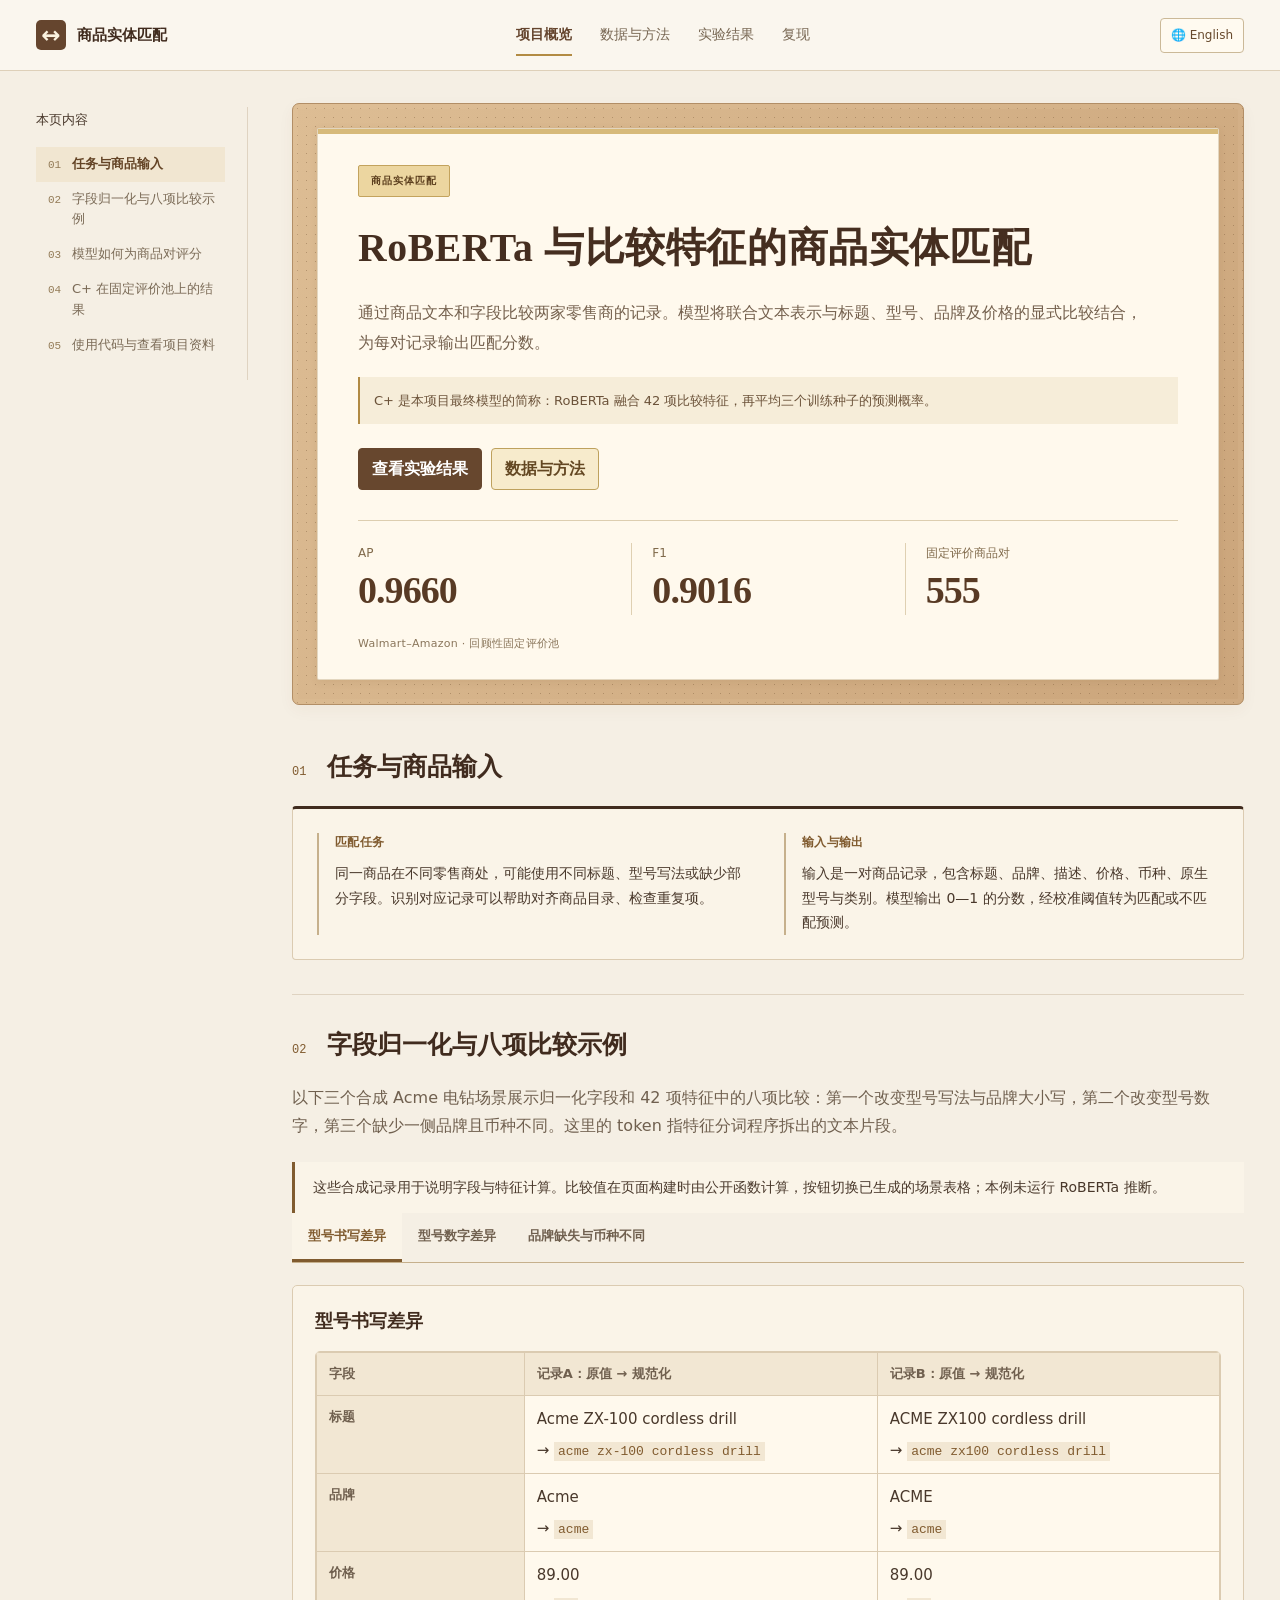
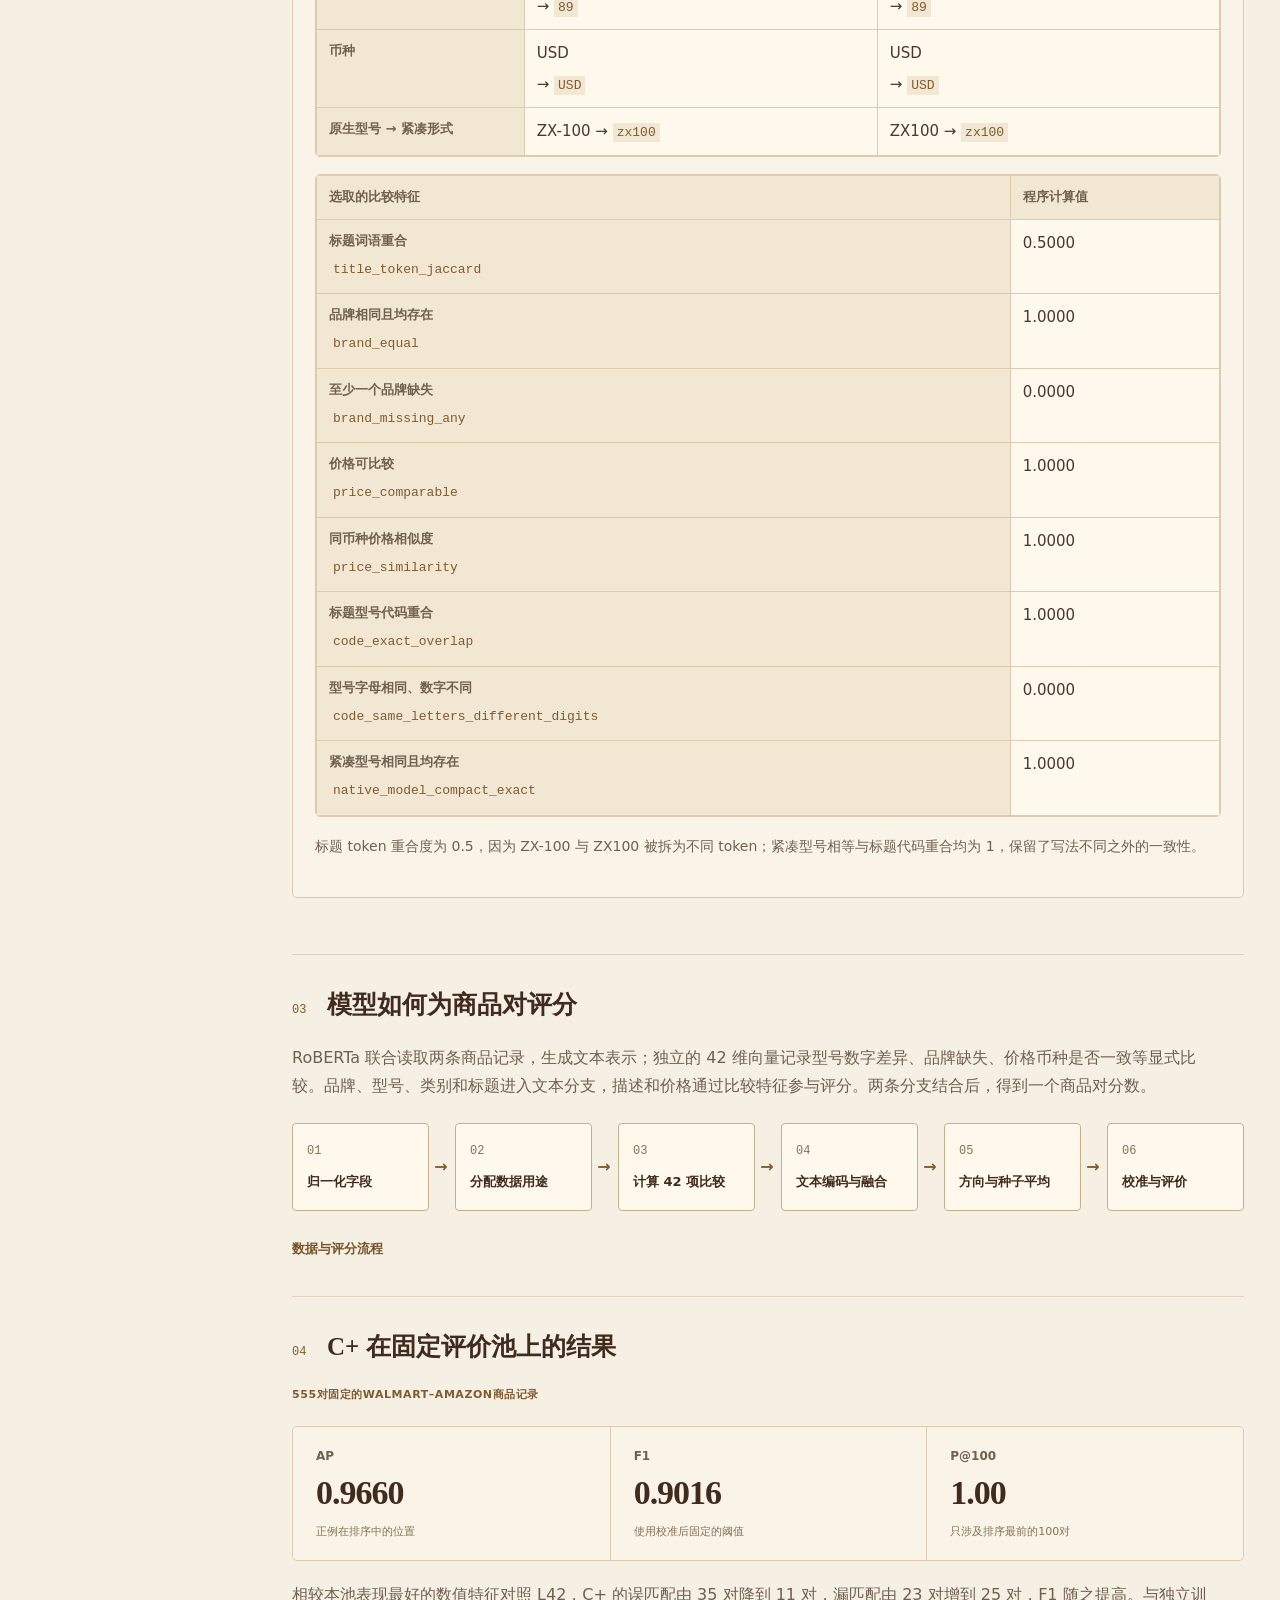
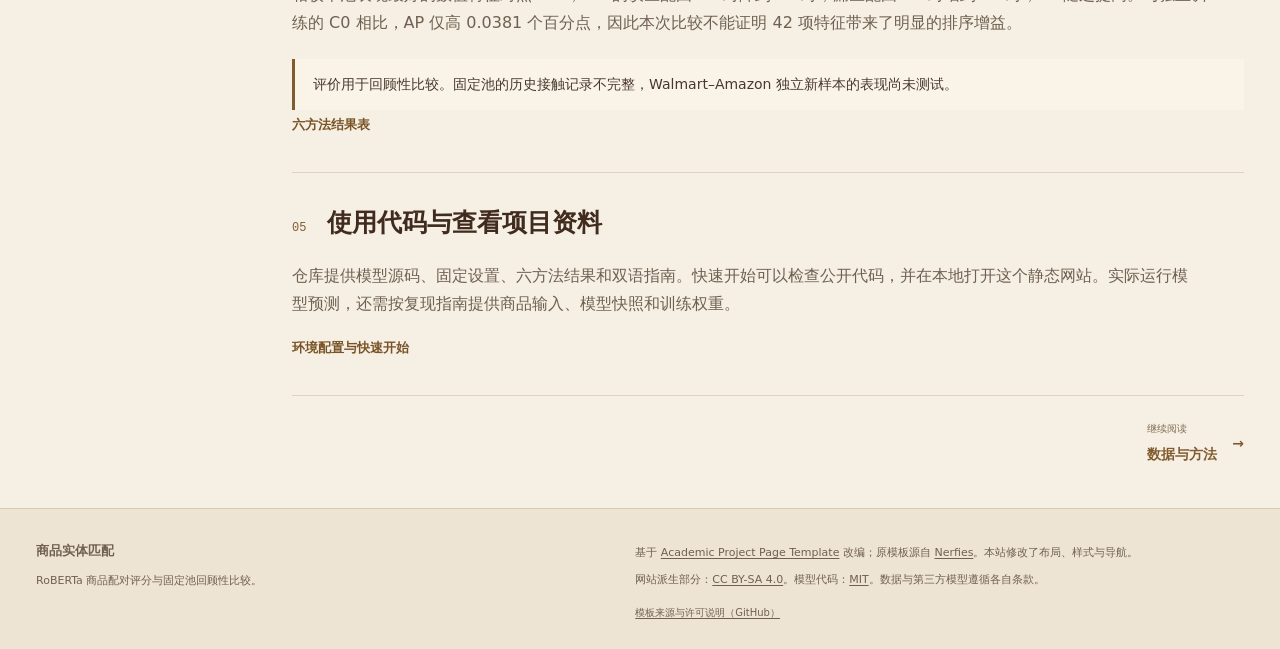
<file: index.html>
<!doctype html>
<html lang="zh-CN">
<head>
  <meta charset="utf-8">
  <meta name="viewport" content="width=device-width, initial-scale=1">
  <meta http-equiv="refresh" content="0; url=showcase/zh-CN/index.html">
  <title>商品实体匹配 · Product Entity Matching</title>
</head>
<body>
  <p><a href="showcase/zh-CN/index.html">查看中文项目展示</a> · <a href="showcase/en/index.html">View the project in English</a></p>
</body>
</html>
</file>
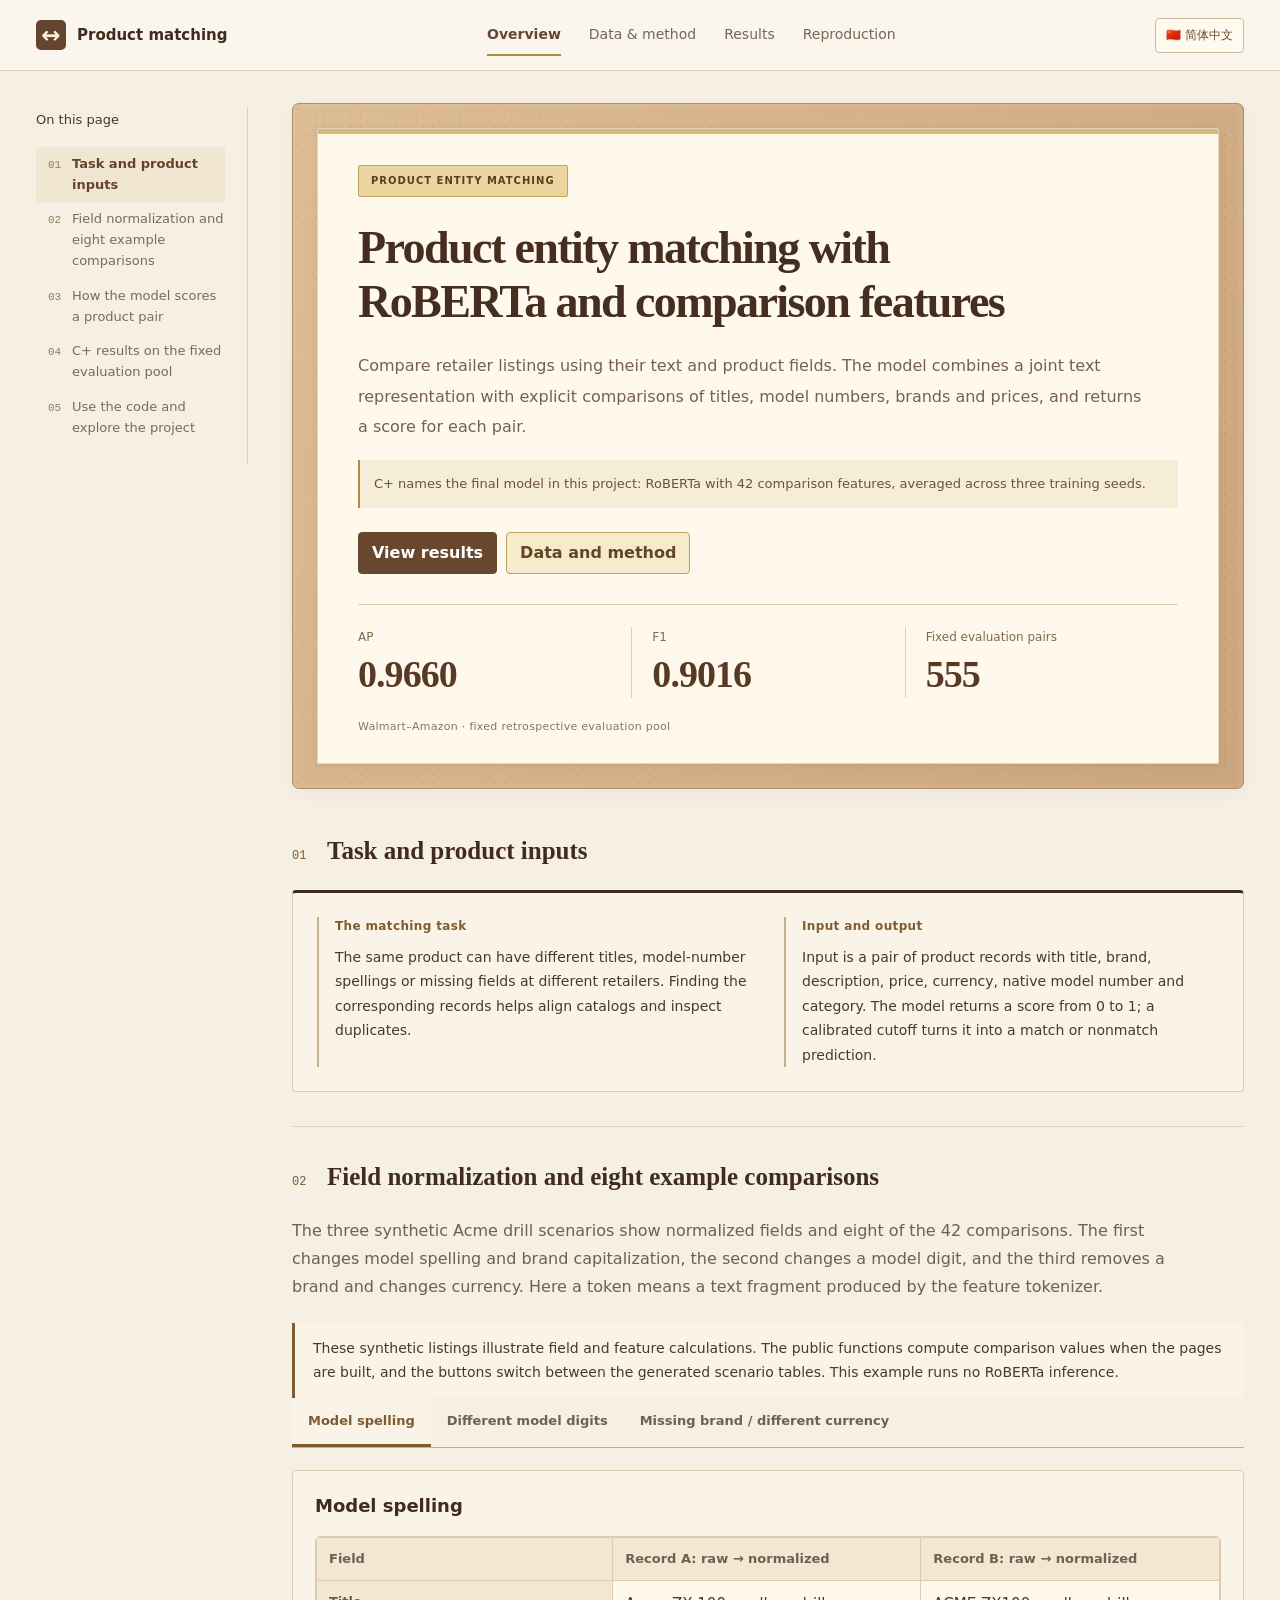
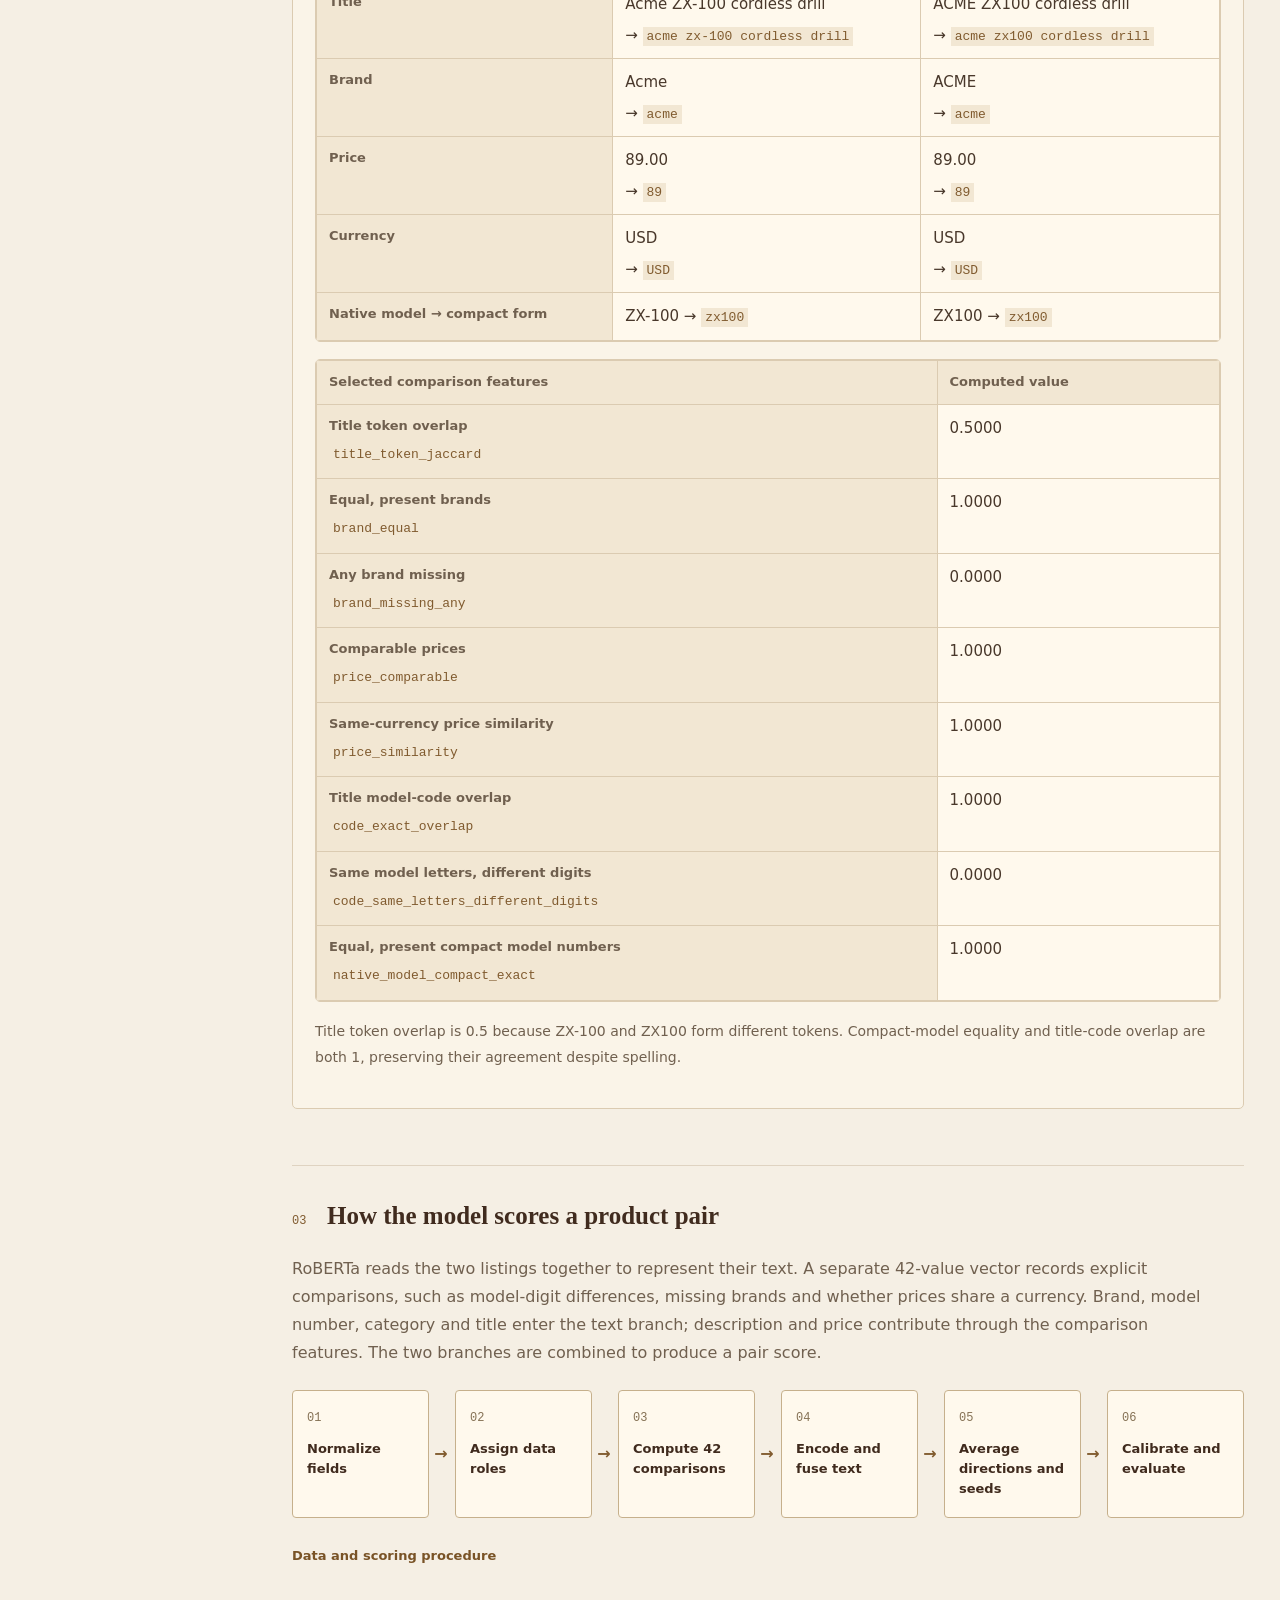
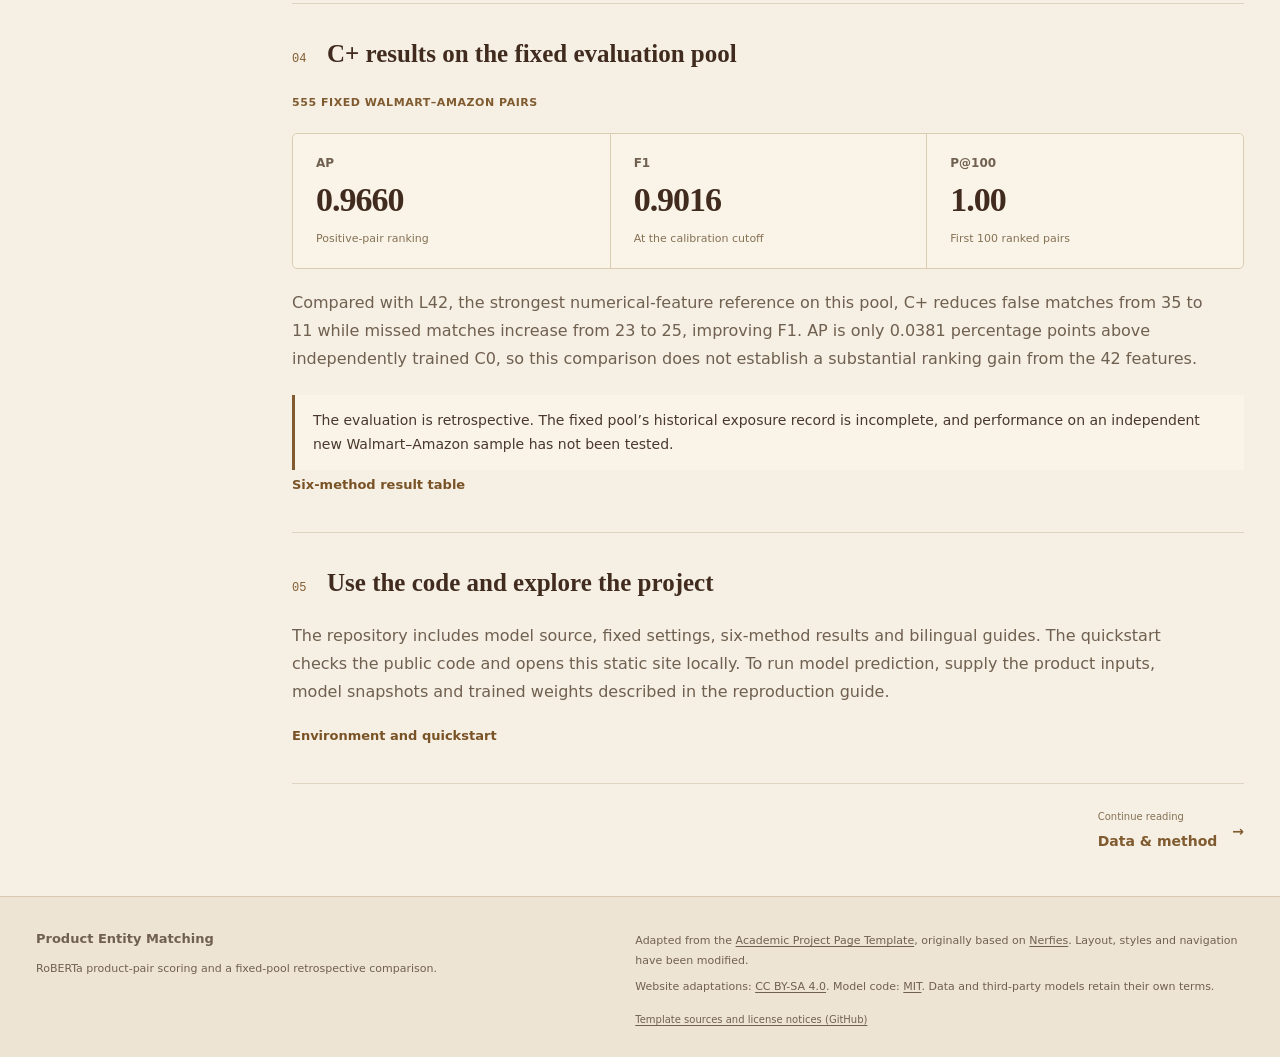
<file: showcase/en/index.html>
<!DOCTYPE html>
<html lang="en">
<head>
  <meta charset="utf-8">
  <meta name="viewport" content="width=device-width, initial-scale=1">
  <meta name="description" content="Product matching examples, RoBERTa and comparison features, fixed-pool results and code entry points.">
  <meta name="theme-color" content="#f5efe4">
  <title>Project overview · Product Entity Matching</title>
  <link rel="icon" type="image/svg+xml" href="../assets/favicon.svg">
  <link rel="alternate" hreflang="en" href="../en/index.html">
  <link rel="alternate" hreflang="zh-CN" href="../zh-CN/index.html">
  <link rel="stylesheet" href="../assets/vendor/bulma.min.css">
  <link rel="stylesheet" href="../assets/academic.css">
  <link rel="stylesheet" href="../assets/site.css?v=69e3b7c30cd8">
  <script defer src="../assets/site.js?v=69e3b7c30cd8"></script>
</head>
<body data-page="index" data-language="en">
  <a class="skip-link" href="#main-content">Skip to main content</a>
  <header class="site-header">
    <div class="header-inner">
      <a class="brand" href="index.html" aria-label="Product Entity Matching"><span class="brand-mark" aria-hidden="true">↔</span><span>Product matching</span></a>
      <nav aria-label="Main navigation"><a class="nav-link" href="index.html" aria-current="page">Overview</a><a class="nav-link" href="method.html">Data &amp; method</a><a class="nav-link" href="results.html">Results</a><a class="nav-link" href="reproduce.html">Reproduction</a></nav>
      <a class="language-link" href="../zh-CN/index.html" lang="zh-CN" hreflang="zh-CN" aria-label="Read this page in Simplified Chinese">🇨🇳 简体中文</a>
    </div>
  </header>
  <div class="report-layout">
    <aside class="report-sidebar"><p class="toc-label">On this page</p><nav aria-label="Page contents"><a href="#project"><span>01</span>Task and product inputs</a><a href="#example"><span>02</span>Field normalization and eight example comparisons</a><a href="#evidence"><span>03</span>How the model scores a product pair</a><a href="#summary"><span>04</span>C+ results on the fixed evaluation pool</a><a href="#public-code"><span>05</span>Use the code and explore the project</a></nav></aside>
    <main id="main-content" tabindex="-1">
      <!-- Publication header and resource links adapted from the Academic template. -->
      <section class="hero publication-header" id="intro">
        <div class="hero-body">
          <div class="container">
            <p class="eyebrow">Product Entity Matching</p>
            <h1 class="title is-1 publication-title">Product entity matching with RoBERTa and comparison features</h1>
            <p class="hero-description">Compare retailer listings using their text and product fields. The model combines a joint text representation with explicit comparisons of titles, model numbers, brands and prices, and returns a score for each pair.</p>
            <p class="model-definition">C+ names the final model in this project: RoBERTa with 42 comparison features, averaged across three training seeds.</p>
            <div class="publication-links"><a href="results.html#comparison" class="external-link button is-normal is-dark">View results</a><a href="method.html" class="external-link button is-normal is-light">Data and method</a></div>

            <div class="hero-facts"><div><span>AP</span><strong>0.9660</strong></div><div><span>F1</span><strong>0.9016</strong></div><div><span>Fixed evaluation pairs</span><strong>555</strong></div><p>Walmart–Amazon · fixed retrospective evaluation pool</p></div>
          </div>
        </div>
      </section>
      <section id="project" class="section section-rule"><div class="container"><div class="section-heading"><span class="section-number" aria-hidden="true">01</span><h2 class="title is-3">Task and product inputs</h2></div><div class="project-brief"><div class="brief-grid"><article class="brief-block"><h3>The matching task</h3><p>The same product can have different titles, model-number spellings or missing fields at different retailers. Finding the corresponding records helps align catalogs and inspect duplicates.</p></article><article class="brief-block"><h3>Input and output</h3><p>Input is a pair of product records with title, brand, description, price, currency, native model number and category. The model returns a score from 0 to 1; a calibrated cutoff turns it into a match or nonmatch prediction.</p></article></div></div></div></section><section id="example" class="section section-rule"><div class="container"><div class="section-heading"><span class="section-number" aria-hidden="true">02</span><h2 class="title is-3">Field normalization and eight example comparisons</h2></div><p class="section-intro">The three synthetic Acme drill scenarios show normalized fields and eight of the 42 comparisons. The first changes model spelling and brand capitalization, the second changes a model digit, and the third removes a brand and changes currency. Here a token means a text fragment produced by the feature tokenizer.</p><div class="field-workbench"><p class="lead-note">These synthetic listings illustrate field and feature calculations. The public functions compute comparison values when the pages are built, and the buttons switch between the generated scenario tables. This example runs no RoBERTa inference.</p><div class="example-controls" role="group" aria-label="Comparison scenarios"><button type="button" data-example-case="spelling" aria-pressed="false">Model spelling</button><button type="button" data-example-case="digits" aria-pressed="false">Different model digits</button><button type="button" data-example-case="missing" aria-pressed="false">Missing brand / different currency</button></div><article id="example-spelling" data-example-panel="spelling" aria-labelledby="example-title-spelling"><h3 id="example-title-spelling">Model spelling</h3><p class="table-scroll-hint">On narrow screens, scroll horizontally to compare both records; keyboard users can focus the table and use arrow keys.</p><div class="table-wrap field-comparison record-comparison" tabindex="0" role="region" aria-label="Product-field comparison"><table><thead><tr><th>Field</th><th>Record A: raw → normalized</th><th>Record B: raw → normalized</th></tr></thead><tbody><tr><th scope="row">Title</th><td><span class="raw-value">Acme ZX-100 cordless drill</span><span class="normalized-value">→ <code>acme zx-100 cordless drill</code></span></td><td><span class="raw-value">ACME ZX100 cordless drill</span><span class="normalized-value">→ <code>acme zx100 cordless drill</code></span></td></tr><tr><th scope="row">Brand</th><td><span class="raw-value">Acme</span><span class="normalized-value">→ <code>acme</code></span></td><td><span class="raw-value">ACME</span><span class="normalized-value">→ <code>acme</code></span></td></tr><tr><th scope="row">Price</th><td><span class="raw-value">89.00</span><span class="normalized-value">→ <code>89</code></span></td><td><span class="raw-value">89.00</span><span class="normalized-value">→ <code>89</code></span></td></tr><tr><th scope="row">Currency</th><td><span class="raw-value">USD</span><span class="normalized-value">→ <code>USD</code></span></td><td><span class="raw-value">USD</span><span class="normalized-value">→ <code>USD</code></span></td></tr><tr><th scope="row">Native model → compact form</th><td>ZX-100 → <code>zx100</code></td><td>ZX100 → <code>zx100</code></td></tr></tbody></table></div><div class="table-wrap field-comparison"><table><thead><tr><th>Selected comparison features</th><th>Computed value</th></tr></thead><tbody><tr data-demo-feature="title_token_jaccard" data-demo-value="0.5"><th scope="row">Title token overlap<code>title_token_jaccard</code></th><td>0.5000</td></tr><tr data-demo-feature="brand_equal" data-demo-value="1.0"><th scope="row">Equal, present brands<code>brand_equal</code></th><td>1.0000</td></tr><tr data-demo-feature="brand_missing_any" data-demo-value="0.0"><th scope="row">Any brand missing<code>brand_missing_any</code></th><td>0.0000</td></tr><tr data-demo-feature="price_comparable" data-demo-value="1.0"><th scope="row">Comparable prices<code>price_comparable</code></th><td>1.0000</td></tr><tr data-demo-feature="price_similarity" data-demo-value="1.0"><th scope="row">Same-currency price similarity<code>price_similarity</code></th><td>1.0000</td></tr><tr data-demo-feature="code_exact_overlap" data-demo-value="1.0"><th scope="row">Title model-code overlap<code>code_exact_overlap</code></th><td>1.0000</td></tr><tr data-demo-feature="code_same_letters_different_digits" data-demo-value="0.0"><th scope="row">Same model letters, different digits<code>code_same_letters_different_digits</code></th><td>0.0000</td></tr><tr data-demo-feature="native_model_compact_exact" data-demo-value="1.0"><th scope="row">Equal, present compact model numbers<code>native_model_compact_exact</code></th><td>1.0000</td></tr></tbody></table></div><p class="example-explanation">Title token overlap is 0.5 because ZX-100 and ZX100 form different tokens. Compact-model equality and title-code overlap are both 1, preserving their agreement despite spelling.</p></article><article id="example-digits" data-example-panel="digits" aria-labelledby="example-title-digits"><h3 id="example-title-digits">Different model digits</h3><p class="table-scroll-hint">On narrow screens, scroll horizontally to compare both records; keyboard users can focus the table and use arrow keys.</p><div class="table-wrap field-comparison record-comparison" tabindex="0" role="region" aria-label="Product-field comparison"><table><thead><tr><th>Field</th><th>Record A: raw → normalized</th><th>Record B: raw → normalized</th></tr></thead><tbody><tr><th scope="row">Title</th><td><span class="raw-value">Acme ZX-100 cordless drill</span><span class="normalized-value">→ <code>acme zx-100 cordless drill</code></span></td><td><span class="raw-value">ACME ZX101 cordless drill</span><span class="normalized-value">→ <code>acme zx101 cordless drill</code></span></td></tr><tr><th scope="row">Brand</th><td><span class="raw-value">Acme</span><span class="normalized-value">→ <code>acme</code></span></td><td><span class="raw-value">ACME</span><span class="normalized-value">→ <code>acme</code></span></td></tr><tr><th scope="row">Price</th><td><span class="raw-value">89.00</span><span class="normalized-value">→ <code>89</code></span></td><td><span class="raw-value">89.00</span><span class="normalized-value">→ <code>89</code></span></td></tr><tr><th scope="row">Currency</th><td><span class="raw-value">USD</span><span class="normalized-value">→ <code>USD</code></span></td><td><span class="raw-value">USD</span><span class="normalized-value">→ <code>USD</code></span></td></tr><tr><th scope="row">Native model → compact form</th><td>ZX-100 → <code>zx100</code></td><td>ZX101 → <code>zx101</code></td></tr></tbody></table></div><div class="table-wrap field-comparison"><table><thead><tr><th>Selected comparison features</th><th>Computed value</th></tr></thead><tbody><tr data-demo-feature="title_token_jaccard" data-demo-value="0.5"><th scope="row">Title token overlap<code>title_token_jaccard</code></th><td>0.5000</td></tr><tr data-demo-feature="brand_equal" data-demo-value="1.0"><th scope="row">Equal, present brands<code>brand_equal</code></th><td>1.0000</td></tr><tr data-demo-feature="brand_missing_any" data-demo-value="0.0"><th scope="row">Any brand missing<code>brand_missing_any</code></th><td>0.0000</td></tr><tr data-demo-feature="price_comparable" data-demo-value="1.0"><th scope="row">Comparable prices<code>price_comparable</code></th><td>1.0000</td></tr><tr data-demo-feature="price_similarity" data-demo-value="1.0"><th scope="row">Same-currency price similarity<code>price_similarity</code></th><td>1.0000</td></tr><tr data-demo-feature="code_exact_overlap" data-demo-value="0.0"><th scope="row">Title model-code overlap<code>code_exact_overlap</code></th><td>0.0000</td></tr><tr data-demo-feature="code_same_letters_different_digits" data-demo-value="1.0"><th scope="row">Same model letters, different digits<code>code_same_letters_different_digits</code></th><td>1.0000</td></tr><tr data-demo-feature="native_model_compact_exact" data-demo-value="0.0"><th scope="row">Equal, present compact model numbers<code>native_model_compact_exact</code></th><td>0.0000</td></tr></tbody></table></div><p class="example-explanation">Title token overlap remains 0.5, but compact-model equality is 0 and the digit-conflict feature is 1. These values are evidence supplied to the model; the example does not predict a match or rejection.</p></article><article id="example-missing" data-example-panel="missing" aria-labelledby="example-title-missing"><h3 id="example-title-missing">Missing brand / different currency</h3><p class="table-scroll-hint">On narrow screens, scroll horizontally to compare both records; keyboard users can focus the table and use arrow keys.</p><div class="table-wrap field-comparison record-comparison" tabindex="0" role="region" aria-label="Product-field comparison"><table><thead><tr><th>Field</th><th>Record A: raw → normalized</th><th>Record B: raw → normalized</th></tr></thead><tbody><tr><th scope="row">Title</th><td><span class="raw-value">Acme ZX-100 cordless drill</span><span class="normalized-value">→ <code>acme zx-100 cordless drill</code></span></td><td><span class="raw-value">ACME ZX100 cordless drill</span><span class="normalized-value">→ <code>acme zx100 cordless drill</code></span></td></tr><tr><th scope="row">Brand</th><td><span class="raw-value">Acme</span><span class="normalized-value">→ <code>acme</code></span></td><td><span class="raw-value">Missing</span><span class="normalized-value">→ <code>Missing</code></span></td></tr><tr><th scope="row">Price</th><td><span class="raw-value">89.00</span><span class="normalized-value">→ <code>89</code></span></td><td><span class="raw-value">89.00</span><span class="normalized-value">→ <code>89</code></span></td></tr><tr><th scope="row">Currency</th><td><span class="raw-value">USD</span><span class="normalized-value">→ <code>USD</code></span></td><td><span class="raw-value">EUR</span><span class="normalized-value">→ <code>EUR</code></span></td></tr><tr><th scope="row">Native model → compact form</th><td>ZX-100 → <code>zx100</code></td><td>ZX100 → <code>zx100</code></td></tr></tbody></table></div><div class="table-wrap field-comparison"><table><thead><tr><th>Selected comparison features</th><th>Computed value</th></tr></thead><tbody><tr data-demo-feature="title_token_jaccard" data-demo-value="0.5"><th scope="row">Title token overlap<code>title_token_jaccard</code></th><td>0.5000</td></tr><tr data-demo-feature="brand_equal" data-demo-value="0.0"><th scope="row">Equal, present brands<code>brand_equal</code></th><td>0.0000</td></tr><tr data-demo-feature="brand_missing_any" data-demo-value="1.0"><th scope="row">Any brand missing<code>brand_missing_any</code></th><td>1.0000</td></tr><tr data-demo-feature="price_comparable" data-demo-value="0.0"><th scope="row">Comparable prices<code>price_comparable</code></th><td>0.0000</td></tr><tr data-demo-feature="price_similarity" data-demo-value="0.0"><th scope="row">Same-currency price similarity<code>price_similarity</code></th><td>0.0000</td></tr><tr data-demo-feature="code_exact_overlap" data-demo-value="1.0"><th scope="row">Title model-code overlap<code>code_exact_overlap</code></th><td>1.0000</td></tr><tr data-demo-feature="code_same_letters_different_digits" data-demo-value="0.0"><th scope="row">Same model letters, different digits<code>code_same_letters_different_digits</code></th><td>0.0000</td></tr><tr data-demo-feature="native_model_compact_exact" data-demo-value="1.0"><th scope="row">Equal, present compact model numbers<code>native_model_compact_exact</code></th><td>1.0000</td></tr></tbody></table></div><p class="example-explanation">A missing brand does not count as an equal brand. Both prices parse, but USD and EUR differ, so price comparability and similarity are 0. The comparability indicator distinguishes this unavailable comparison from a measured similarity.</p></article></div></div></section><section id="evidence" class="section section-rule"><div class="container"><div class="section-heading"><span class="section-number" aria-hidden="true">03</span><h2 class="title is-3">How the model scores a product pair</h2></div><p class="section-intro">RoBERTa reads the two listings together to represent their text. A separate 42-value vector records explicit comparisons, such as model-digit differences, missing brands and whether prices share a currency. Brand, model number, category and title enter the text branch; description and price contribute through the comparison features. The two branches are combined to produce a pair score.</p><ol class="workflow-strip"><li><span>01</span><strong>Normalize fields</strong></li><li><span>02</span><strong>Assign data roles</strong></li><li><span>03</span><strong>Compute 42 comparisons</strong></li><li><span>04</span><strong>Encode and fuse text</strong></li><li><span>05</span><strong>Average directions and seeds</strong></li><li><span>06</span><strong>Calibrate and evaluate</strong></li></ol><a href="method.html" class="text-link">Data and scoring procedure</a></div></section><section id="summary" class="section section-rule"><div class="container"><div class="section-heading"><span class="section-number" aria-hidden="true">04</span><h2 class="title is-3">C+ results on the fixed evaluation pool</h2></div><p class="note-kicker">555 fixed Walmart–Amazon pairs</p><div class="results-summary"><div class="summary-metric"><p class="summary-label"><abbr title="Average precision">AP</abbr></p><p class="summary-value" data-source="metrics.C+.ap" data-value="0.9659975315302057">0.9660</p><p class="summary-context">Positive-pair ranking</p></div><div class="summary-metric"><p class="summary-label"><abbr title="F1 score">F1</abbr></p><p class="summary-value" data-source="metrics.C+.f1" data-value="0.9016393442622951">0.9016</p><p class="summary-context">At the calibration cutoff</p></div><div class="summary-metric"><p class="summary-label"><abbr title="Precision among the first 100 ranked pairs">P@100</abbr></p><p class="summary-value" data-source="metrics.C+.p_at_100" data-value="1.0">1.00</p><p class="summary-context">First 100 ranked pairs</p></div></div><p class="section-intro">Compared with L42, the strongest numerical-feature reference on this pool, C+ reduces false matches from 35 to 11 while missed matches increase from 23 to 25, improving F1. AP is only 0.0381 percentage points above independently trained C0, so this comparison does not establish a substantial ranking gain from the 42 features.</p><p class="lead-note">The evaluation is retrospective. The fixed pool’s historical exposure record is incomplete, and performance on an independent new Walmart–Amazon sample has not been tested.</p><a href="results.html" class="text-link">Six-method result table</a></div></section><section id="public-code" class="section section-rule"><div class="container"><div class="section-heading"><span class="section-number" aria-hidden="true">05</span><h2 class="title is-3">Use the code and explore the project</h2></div><div class="prose"><p>The repository includes model source, fixed settings, six-method results and bilingual guides. The quickstart checks the public code and opens this static site locally. To run model prediction, supply the product inputs, model snapshots and trained weights described in the reproduction guide.</p><a href="reproduce.html#quickstart" class="text-link">Environment and quickstart</a></div></div></section>
      <div class="reading-next container"><a class="next-link" href="method.html"><span><span class="next-eyebrow">Continue reading</span>Data &amp; method</span><span aria-hidden="true">→</span></a></div>
    </main>
  </div>
  <footer class="footer">
    <div class="container footer-inner">
      <div><a class="footer-project" href="index.html">Product Entity Matching</a><p>RoBERTa product-pair scoring and a fixed-pool retrospective comparison.</p></div>
      <div class="footer-credit"><p>Adapted from the <a href="https://github.com/eliahuhorwitz/Academic-project-page-template">Academic Project Page Template</a>, originally based on <a href="https://nerfies.github.io/">Nerfies</a>. Layout, styles and navigation have been modified.</p><p>Website adaptations: <a href="../LICENSE">CC BY-SA 4.0</a>. Model code: <a href="../../LICENSE">MIT</a>. Data and third-party models retain their own terms.</p><a href="https://github.com/Yemyu/product-entity-matching/blob/main/showcase/NOTICE.md">Template sources and license notices (GitHub)</a></div>
    </div>
  </footer>
</body>
</html>
</file>
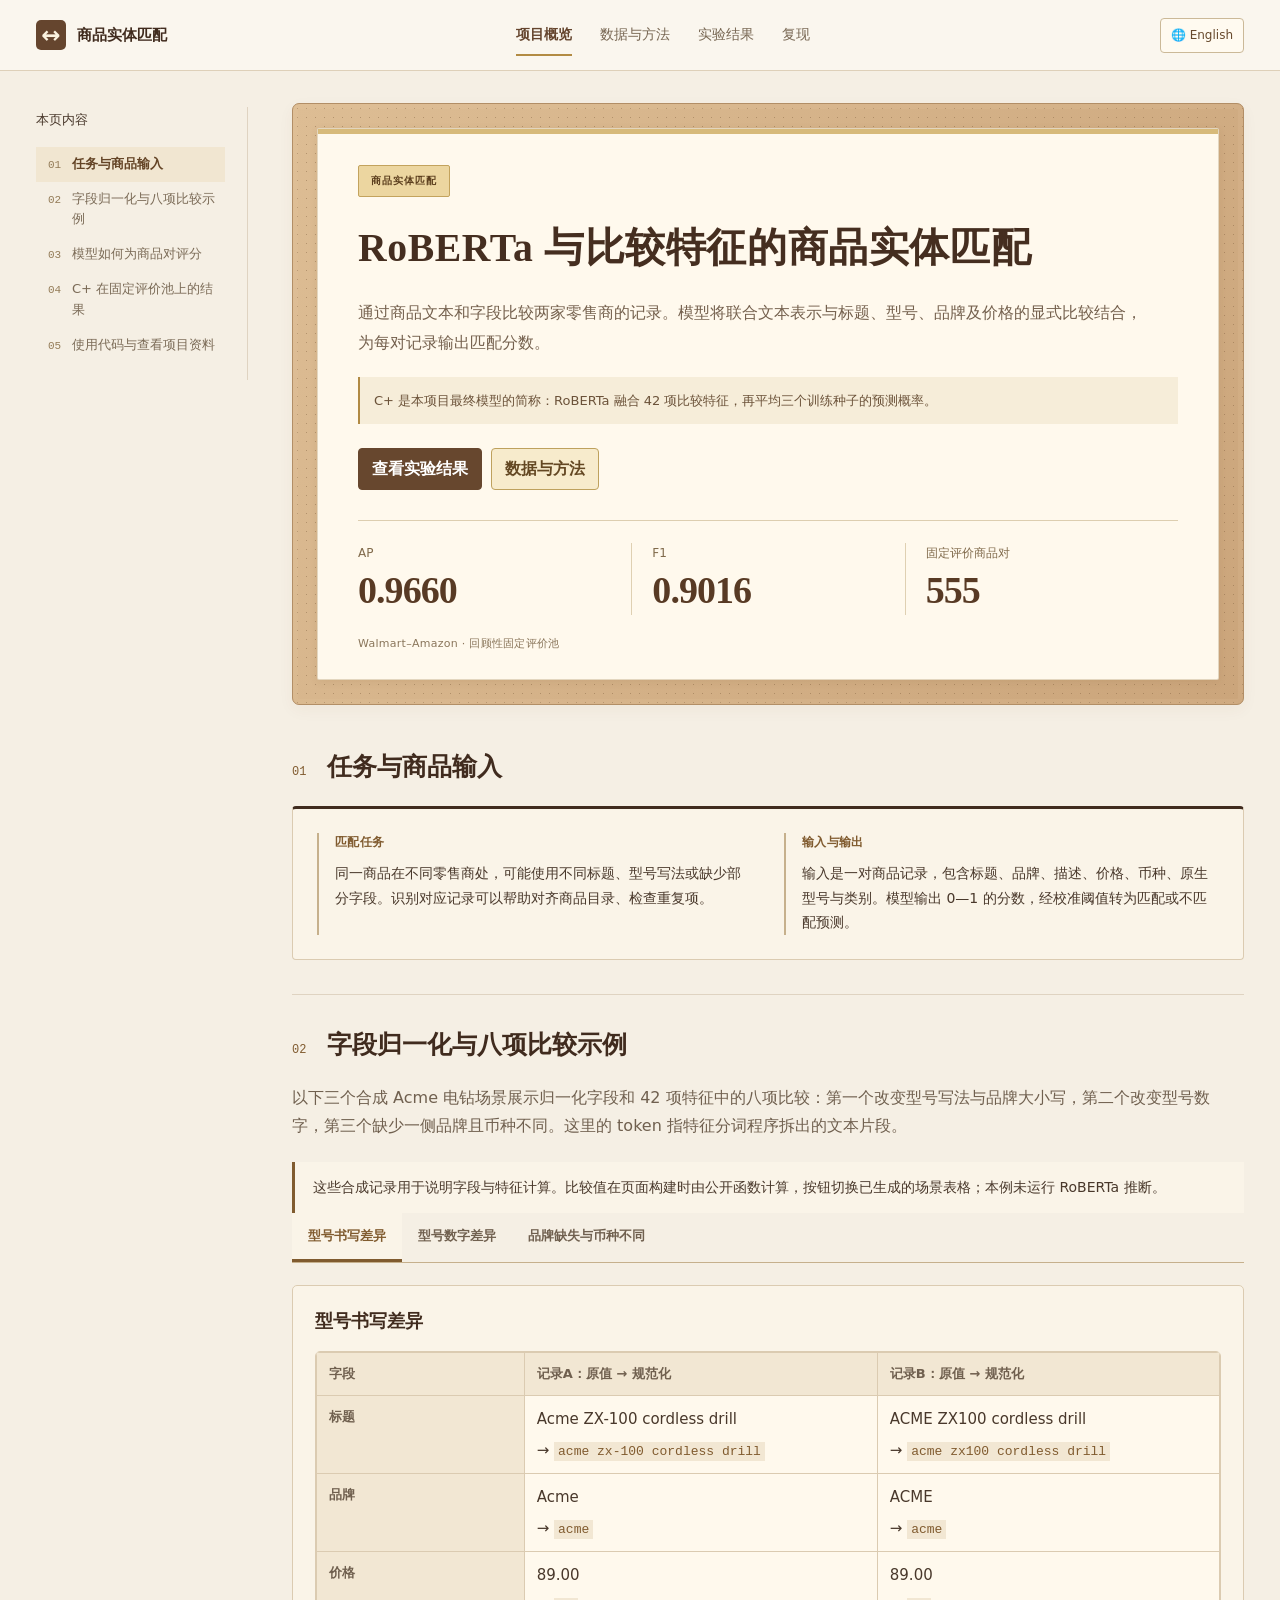
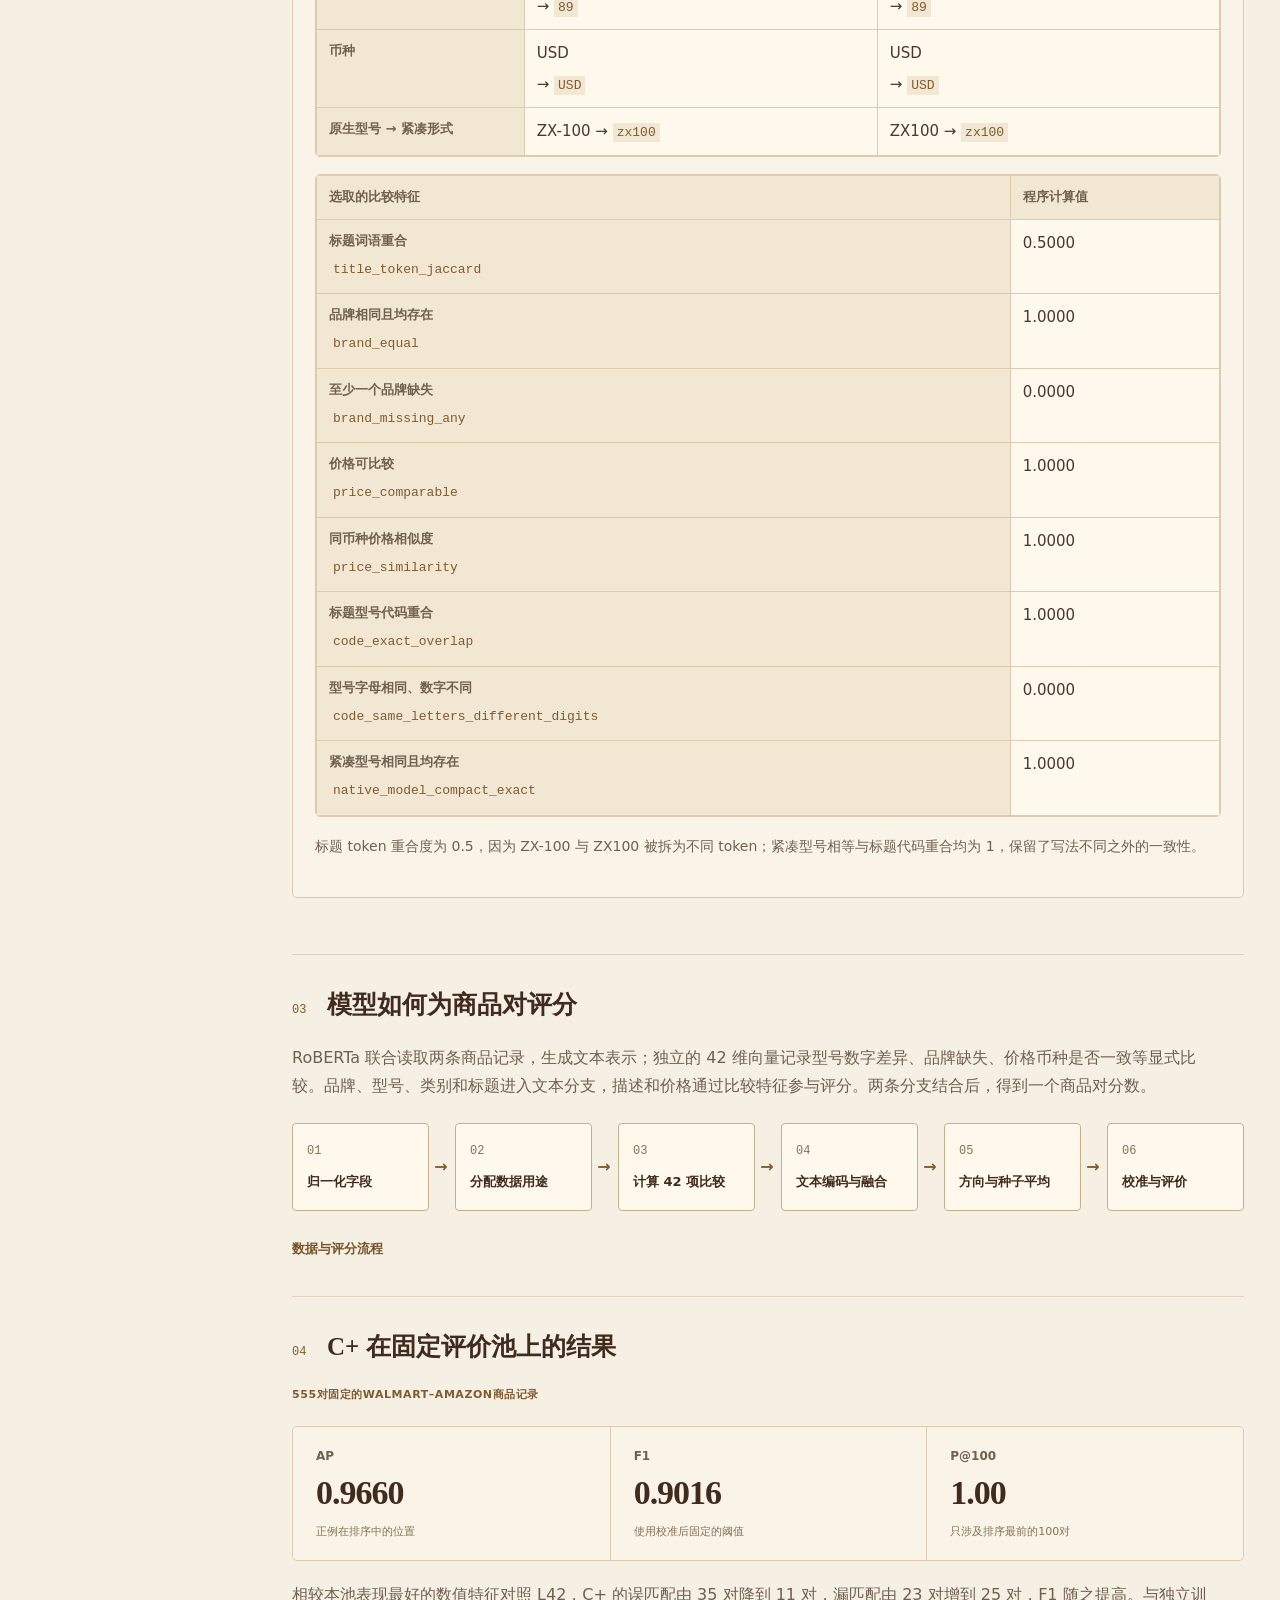
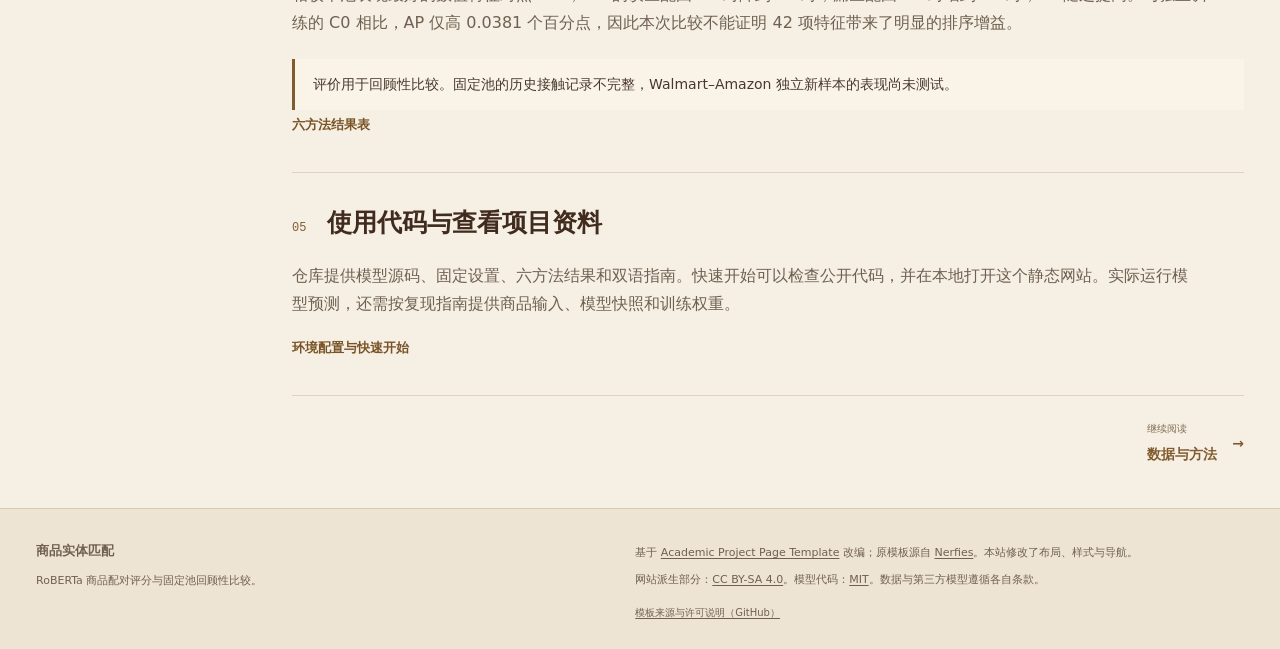
<file: showcase/zh-CN/index.html>
<!DOCTYPE html>
<html lang="zh-CN">
<head>
  <meta charset="utf-8">
  <meta name="viewport" content="width=device-width, initial-scale=1">
  <meta name="description" content="商品匹配示例、RoBERTa 与比较特征、固定池结果及代码入口。">
  <meta name="theme-color" content="#f5efe4">
  <title>项目概览 · 商品实体匹配</title>
  <link rel="icon" type="image/svg+xml" href="../assets/favicon.svg">
  <link rel="alternate" hreflang="en" href="../en/index.html">
  <link rel="alternate" hreflang="zh-CN" href="../zh-CN/index.html">
  <link rel="stylesheet" href="../assets/vendor/bulma.min.css">
  <link rel="stylesheet" href="../assets/academic.css">
  <link rel="stylesheet" href="../assets/site.css?v=69e3b7c30cd8">
  <script defer src="../assets/site.js?v=69e3b7c30cd8"></script>
</head>
<body data-page="index" data-language="zh-CN">
  <a class="skip-link" href="#main-content">跳到正文</a>
  <header class="site-header">
    <div class="header-inner">
      <a class="brand" href="index.html" aria-label="商品实体匹配"><span class="brand-mark" aria-hidden="true">↔</span><span>商品实体匹配</span></a>
      <nav aria-label="主导航"><a class="nav-link" href="index.html" aria-current="page">项目概览</a><a class="nav-link" href="method.html">数据与方法</a><a class="nav-link" href="results.html">实验结果</a><a class="nav-link" href="reproduce.html">复现</a></nav>
      <a class="language-link" href="../en/index.html" lang="en" hreflang="en" aria-label="以英文阅读当前页面">🌐 English</a>
    </div>
  </header>
  <div class="report-layout">
    <aside class="report-sidebar"><p class="toc-label">本页内容</p><nav aria-label="页内目录"><a href="#project"><span>01</span>任务与商品输入</a><a href="#example"><span>02</span>字段归一化与八项比较示例</a><a href="#evidence"><span>03</span>模型如何为商品对评分</a><a href="#summary"><span>04</span>C+ 在固定评价池上的结果</a><a href="#public-code"><span>05</span>使用代码与查看项目资料</a></nav></aside>
    <main id="main-content" tabindex="-1">
      <!-- Publication header and resource links adapted from the Academic template. -->
      <section class="hero publication-header" id="intro">
        <div class="hero-body">
          <div class="container">
            <p class="eyebrow">商品实体匹配</p>
            <h1 class="title is-1 publication-title">RoBERTa 与比较特征的商品实体匹配</h1>
            <p class="hero-description">通过商品文本和字段比较两家零售商的记录。模型将联合文本表示与标题、型号、品牌及价格的显式比较结合，为每对记录输出匹配分数。</p>
            <p class="model-definition">C+ 是本项目最终模型的简称：RoBERTa 融合 42 项比较特征，再平均三个训练种子的预测概率。</p>
            <div class="publication-links"><a href="results.html#comparison" class="external-link button is-normal is-dark">查看实验结果</a><a href="method.html" class="external-link button is-normal is-light">数据与方法</a></div>

            <div class="hero-facts"><div><span>AP</span><strong>0.9660</strong></div><div><span>F1</span><strong>0.9016</strong></div><div><span>固定评价商品对</span><strong>555</strong></div><p>Walmart–Amazon · 回顾性固定评价池</p></div>
          </div>
        </div>
      </section>
      <section id="project" class="section section-rule"><div class="container"><div class="section-heading"><span class="section-number" aria-hidden="true">01</span><h2 class="title is-3">任务与商品输入</h2></div><div class="project-brief"><div class="brief-grid"><article class="brief-block"><h3>匹配任务</h3><p>同一商品在不同零售商处，可能使用不同标题、型号写法或缺少部分字段。识别对应记录可以帮助对齐商品目录、检查重复项。</p></article><article class="brief-block"><h3>输入与输出</h3><p>输入是一对商品记录，包含标题、品牌、描述、价格、币种、原生型号与类别。模型输出 0—1 的分数，经校准阈值转为匹配或不匹配预测。</p></article></div></div></div></section><section id="example" class="section section-rule"><div class="container"><div class="section-heading"><span class="section-number" aria-hidden="true">02</span><h2 class="title is-3">字段归一化与八项比较示例</h2></div><p class="section-intro">以下三个合成 Acme 电钻场景展示归一化字段和 42 项特征中的八项比较：第一个改变型号写法与品牌大小写，第二个改变型号数字，第三个缺少一侧品牌且币种不同。这里的 token 指特征分词程序拆出的文本片段。</p><div class="field-workbench"><p class="lead-note">这些合成记录用于说明字段与特征计算。比较值在页面构建时由公开函数计算，按钮切换已生成的场景表格；本例未运行 RoBERTa 推断。</p><div class="example-controls" role="group" aria-label="比较场景"><button type="button" data-example-case="spelling" aria-pressed="false">型号书写差异</button><button type="button" data-example-case="digits" aria-pressed="false">型号数字差异</button><button type="button" data-example-case="missing" aria-pressed="false">品牌缺失与币种不同</button></div><article id="example-spelling" data-example-panel="spelling" aria-labelledby="example-title-spelling"><h3 id="example-title-spelling">型号书写差异</h3><p class="table-scroll-hint">窄屏可横向滑动查看两条记录；键盘可聚焦表格后使用方向键。</p><div class="table-wrap field-comparison record-comparison" tabindex="0" role="region" aria-label="商品字段对照"><table><thead><tr><th>字段</th><th>记录A：原值 → 规范化</th><th>记录B：原值 → 规范化</th></tr></thead><tbody><tr><th scope="row">标题</th><td><span class="raw-value">Acme ZX-100 cordless drill</span><span class="normalized-value">→ <code>acme zx-100 cordless drill</code></span></td><td><span class="raw-value">ACME ZX100 cordless drill</span><span class="normalized-value">→ <code>acme zx100 cordless drill</code></span></td></tr><tr><th scope="row">品牌</th><td><span class="raw-value">Acme</span><span class="normalized-value">→ <code>acme</code></span></td><td><span class="raw-value">ACME</span><span class="normalized-value">→ <code>acme</code></span></td></tr><tr><th scope="row">价格</th><td><span class="raw-value">89.00</span><span class="normalized-value">→ <code>89</code></span></td><td><span class="raw-value">89.00</span><span class="normalized-value">→ <code>89</code></span></td></tr><tr><th scope="row">币种</th><td><span class="raw-value">USD</span><span class="normalized-value">→ <code>USD</code></span></td><td><span class="raw-value">USD</span><span class="normalized-value">→ <code>USD</code></span></td></tr><tr><th scope="row">原生型号 → 紧凑形式</th><td>ZX-100 → <code>zx100</code></td><td>ZX100 → <code>zx100</code></td></tr></tbody></table></div><div class="table-wrap field-comparison"><table><thead><tr><th>选取的比较特征</th><th>程序计算值</th></tr></thead><tbody><tr data-demo-feature="title_token_jaccard" data-demo-value="0.5"><th scope="row">标题词语重合<code>title_token_jaccard</code></th><td>0.5000</td></tr><tr data-demo-feature="brand_equal" data-demo-value="1.0"><th scope="row">品牌相同且均存在<code>brand_equal</code></th><td>1.0000</td></tr><tr data-demo-feature="brand_missing_any" data-demo-value="0.0"><th scope="row">至少一个品牌缺失<code>brand_missing_any</code></th><td>0.0000</td></tr><tr data-demo-feature="price_comparable" data-demo-value="1.0"><th scope="row">价格可比较<code>price_comparable</code></th><td>1.0000</td></tr><tr data-demo-feature="price_similarity" data-demo-value="1.0"><th scope="row">同币种价格相似度<code>price_similarity</code></th><td>1.0000</td></tr><tr data-demo-feature="code_exact_overlap" data-demo-value="1.0"><th scope="row">标题型号代码重合<code>code_exact_overlap</code></th><td>1.0000</td></tr><tr data-demo-feature="code_same_letters_different_digits" data-demo-value="0.0"><th scope="row">型号字母相同、数字不同<code>code_same_letters_different_digits</code></th><td>0.0000</td></tr><tr data-demo-feature="native_model_compact_exact" data-demo-value="1.0"><th scope="row">紧凑型号相同且均存在<code>native_model_compact_exact</code></th><td>1.0000</td></tr></tbody></table></div><p class="example-explanation">标题 token 重合度为 0.5，因为 ZX-100 与 ZX100 被拆为不同 token；紧凑型号相等与标题代码重合均为 1，保留了写法不同之外的一致性。</p></article><article id="example-digits" data-example-panel="digits" aria-labelledby="example-title-digits"><h3 id="example-title-digits">型号数字差异</h3><p class="table-scroll-hint">窄屏可横向滑动查看两条记录；键盘可聚焦表格后使用方向键。</p><div class="table-wrap field-comparison record-comparison" tabindex="0" role="region" aria-label="商品字段对照"><table><thead><tr><th>字段</th><th>记录A：原值 → 规范化</th><th>记录B：原值 → 规范化</th></tr></thead><tbody><tr><th scope="row">标题</th><td><span class="raw-value">Acme ZX-100 cordless drill</span><span class="normalized-value">→ <code>acme zx-100 cordless drill</code></span></td><td><span class="raw-value">ACME ZX101 cordless drill</span><span class="normalized-value">→ <code>acme zx101 cordless drill</code></span></td></tr><tr><th scope="row">品牌</th><td><span class="raw-value">Acme</span><span class="normalized-value">→ <code>acme</code></span></td><td><span class="raw-value">ACME</span><span class="normalized-value">→ <code>acme</code></span></td></tr><tr><th scope="row">价格</th><td><span class="raw-value">89.00</span><span class="normalized-value">→ <code>89</code></span></td><td><span class="raw-value">89.00</span><span class="normalized-value">→ <code>89</code></span></td></tr><tr><th scope="row">币种</th><td><span class="raw-value">USD</span><span class="normalized-value">→ <code>USD</code></span></td><td><span class="raw-value">USD</span><span class="normalized-value">→ <code>USD</code></span></td></tr><tr><th scope="row">原生型号 → 紧凑形式</th><td>ZX-100 → <code>zx100</code></td><td>ZX101 → <code>zx101</code></td></tr></tbody></table></div><div class="table-wrap field-comparison"><table><thead><tr><th>选取的比较特征</th><th>程序计算值</th></tr></thead><tbody><tr data-demo-feature="title_token_jaccard" data-demo-value="0.5"><th scope="row">标题词语重合<code>title_token_jaccard</code></th><td>0.5000</td></tr><tr data-demo-feature="brand_equal" data-demo-value="1.0"><th scope="row">品牌相同且均存在<code>brand_equal</code></th><td>1.0000</td></tr><tr data-demo-feature="brand_missing_any" data-demo-value="0.0"><th scope="row">至少一个品牌缺失<code>brand_missing_any</code></th><td>0.0000</td></tr><tr data-demo-feature="price_comparable" data-demo-value="1.0"><th scope="row">价格可比较<code>price_comparable</code></th><td>1.0000</td></tr><tr data-demo-feature="price_similarity" data-demo-value="1.0"><th scope="row">同币种价格相似度<code>price_similarity</code></th><td>1.0000</td></tr><tr data-demo-feature="code_exact_overlap" data-demo-value="0.0"><th scope="row">标题型号代码重合<code>code_exact_overlap</code></th><td>0.0000</td></tr><tr data-demo-feature="code_same_letters_different_digits" data-demo-value="1.0"><th scope="row">型号字母相同、数字不同<code>code_same_letters_different_digits</code></th><td>1.0000</td></tr><tr data-demo-feature="native_model_compact_exact" data-demo-value="0.0"><th scope="row">紧凑型号相同且均存在<code>native_model_compact_exact</code></th><td>0.0000</td></tr></tbody></table></div><p class="example-explanation">标题 token 重合度仍为 0.5，但紧凑型号相等为 0，数字冲突特征为 1。这些数值是提供给模型的证据，示例没有预测匹配或不匹配。</p></article><article id="example-missing" data-example-panel="missing" aria-labelledby="example-title-missing"><h3 id="example-title-missing">品牌缺失与币种不同</h3><p class="table-scroll-hint">窄屏可横向滑动查看两条记录；键盘可聚焦表格后使用方向键。</p><div class="table-wrap field-comparison record-comparison" tabindex="0" role="region" aria-label="商品字段对照"><table><thead><tr><th>字段</th><th>记录A：原值 → 规范化</th><th>记录B：原值 → 规范化</th></tr></thead><tbody><tr><th scope="row">标题</th><td><span class="raw-value">Acme ZX-100 cordless drill</span><span class="normalized-value">→ <code>acme zx-100 cordless drill</code></span></td><td><span class="raw-value">ACME ZX100 cordless drill</span><span class="normalized-value">→ <code>acme zx100 cordless drill</code></span></td></tr><tr><th scope="row">品牌</th><td><span class="raw-value">Acme</span><span class="normalized-value">→ <code>acme</code></span></td><td><span class="raw-value">缺失</span><span class="normalized-value">→ <code>缺失</code></span></td></tr><tr><th scope="row">价格</th><td><span class="raw-value">89.00</span><span class="normalized-value">→ <code>89</code></span></td><td><span class="raw-value">89.00</span><span class="normalized-value">→ <code>89</code></span></td></tr><tr><th scope="row">币种</th><td><span class="raw-value">USD</span><span class="normalized-value">→ <code>USD</code></span></td><td><span class="raw-value">EUR</span><span class="normalized-value">→ <code>EUR</code></span></td></tr><tr><th scope="row">原生型号 → 紧凑形式</th><td>ZX-100 → <code>zx100</code></td><td>ZX100 → <code>zx100</code></td></tr></tbody></table></div><div class="table-wrap field-comparison"><table><thead><tr><th>选取的比较特征</th><th>程序计算值</th></tr></thead><tbody><tr data-demo-feature="title_token_jaccard" data-demo-value="0.5"><th scope="row">标题词语重合<code>title_token_jaccard</code></th><td>0.5000</td></tr><tr data-demo-feature="brand_equal" data-demo-value="0.0"><th scope="row">品牌相同且均存在<code>brand_equal</code></th><td>0.0000</td></tr><tr data-demo-feature="brand_missing_any" data-demo-value="1.0"><th scope="row">至少一个品牌缺失<code>brand_missing_any</code></th><td>1.0000</td></tr><tr data-demo-feature="price_comparable" data-demo-value="0.0"><th scope="row">价格可比较<code>price_comparable</code></th><td>0.0000</td></tr><tr data-demo-feature="price_similarity" data-demo-value="0.0"><th scope="row">同币种价格相似度<code>price_similarity</code></th><td>0.0000</td></tr><tr data-demo-feature="code_exact_overlap" data-demo-value="1.0"><th scope="row">标题型号代码重合<code>code_exact_overlap</code></th><td>1.0000</td></tr><tr data-demo-feature="code_same_letters_different_digits" data-demo-value="0.0"><th scope="row">型号字母相同、数字不同<code>code_same_letters_different_digits</code></th><td>0.0000</td></tr><tr data-demo-feature="native_model_compact_exact" data-demo-value="1.0"><th scope="row">紧凑型号相同且均存在<code>native_model_compact_exact</code></th><td>1.0000</td></tr></tbody></table></div><p class="example-explanation">缺失品牌不计为品牌相同。两笔价格均可解析，但 USD 与 EUR 不同，因此价格可比较性与相似度为 0；可比较性指示用于区分不可用比较与测得的相似度。</p></article></div></div></section><section id="evidence" class="section section-rule"><div class="container"><div class="section-heading"><span class="section-number" aria-hidden="true">03</span><h2 class="title is-3">模型如何为商品对评分</h2></div><p class="section-intro">RoBERTa 联合读取两条商品记录，生成文本表示；独立的 42 维向量记录型号数字差异、品牌缺失、价格币种是否一致等显式比较。品牌、型号、类别和标题进入文本分支，描述和价格通过比较特征参与评分。两条分支结合后，得到一个商品对分数。</p><ol class="workflow-strip"><li><span>01</span><strong>归一化字段</strong></li><li><span>02</span><strong>分配数据用途</strong></li><li><span>03</span><strong>计算 42 项比较</strong></li><li><span>04</span><strong>文本编码与融合</strong></li><li><span>05</span><strong>方向与种子平均</strong></li><li><span>06</span><strong>校准与评价</strong></li></ol><a href="method.html" class="text-link">数据与评分流程</a></div></section><section id="summary" class="section section-rule"><div class="container"><div class="section-heading"><span class="section-number" aria-hidden="true">04</span><h2 class="title is-3">C+ 在固定评价池上的结果</h2></div><p class="note-kicker">555对固定的Walmart–Amazon商品记录</p><div class="results-summary"><div class="summary-metric"><p class="summary-label"><abbr title="平均精确率">AP</abbr></p><p class="summary-value" data-source="metrics.C+.ap" data-value="0.9659975315302057">0.9660</p><p class="summary-context">正例在排序中的位置</p></div><div class="summary-metric"><p class="summary-label"><abbr title="F1分数">F1</abbr></p><p class="summary-value" data-source="metrics.C+.f1" data-value="0.9016393442622951">0.9016</p><p class="summary-context">使用校准后固定的阈值</p></div><div class="summary-metric"><p class="summary-label"><abbr title="排序前100对中的正例比例">P@100</abbr></p><p class="summary-value" data-source="metrics.C+.p_at_100" data-value="1.0">1.00</p><p class="summary-context">只涉及排序最前的100对</p></div></div><p class="section-intro">相较本池表现最好的数值特征对照 L42，C+ 的误匹配由 35 对降到 11 对，漏匹配由 23 对增到 25 对，F1 随之提高。与独立训练的 C0 相比，AP 仅高 0.0381 个百分点，因此本次比较不能证明 42 项特征带来了明显的排序增益。</p><p class="lead-note">评价用于回顾性比较。固定池的历史接触记录不完整，Walmart–Amazon 独立新样本的表现尚未测试。</p><a href="results.html" class="text-link">六方法结果表</a></div></section><section id="public-code" class="section section-rule"><div class="container"><div class="section-heading"><span class="section-number" aria-hidden="true">05</span><h2 class="title is-3">使用代码与查看项目资料</h2></div><div class="prose"><p>仓库提供模型源码、固定设置、六方法结果和双语指南。快速开始可以检查公开代码，并在本地打开这个静态网站。实际运行模型预测，还需按复现指南提供商品输入、模型快照和训练权重。</p><a href="reproduce.html#quickstart" class="text-link">环境配置与快速开始</a></div></div></section>
      <div class="reading-next container"><a class="next-link" href="method.html"><span><span class="next-eyebrow">继续阅读</span>数据与方法</span><span aria-hidden="true">→</span></a></div>
    </main>
  </div>
  <footer class="footer">
    <div class="container footer-inner">
      <div><a class="footer-project" href="index.html">商品实体匹配</a><p>RoBERTa 商品配对评分与固定池回顾性比较。</p></div>
      <div class="footer-credit"><p>基于 <a href="https://github.com/eliahuhorwitz/Academic-project-page-template">Academic Project Page Template</a> 改编；原模板源自 <a href="https://nerfies.github.io/">Nerfies</a>。本站修改了布局、样式与导航。</p><p>网站派生部分：<a href="../LICENSE">CC BY-SA 4.0</a>。模型代码：<a href="../../LICENSE">MIT</a>。数据与第三方模型遵循各自条款。</p><a href="https://github.com/Yemyu/product-entity-matching/blob/main/showcase/NOTICE.md">模板来源与许可说明（GitHub）</a></div>
    </div>
  </footer>
</body>
</html>
</file>
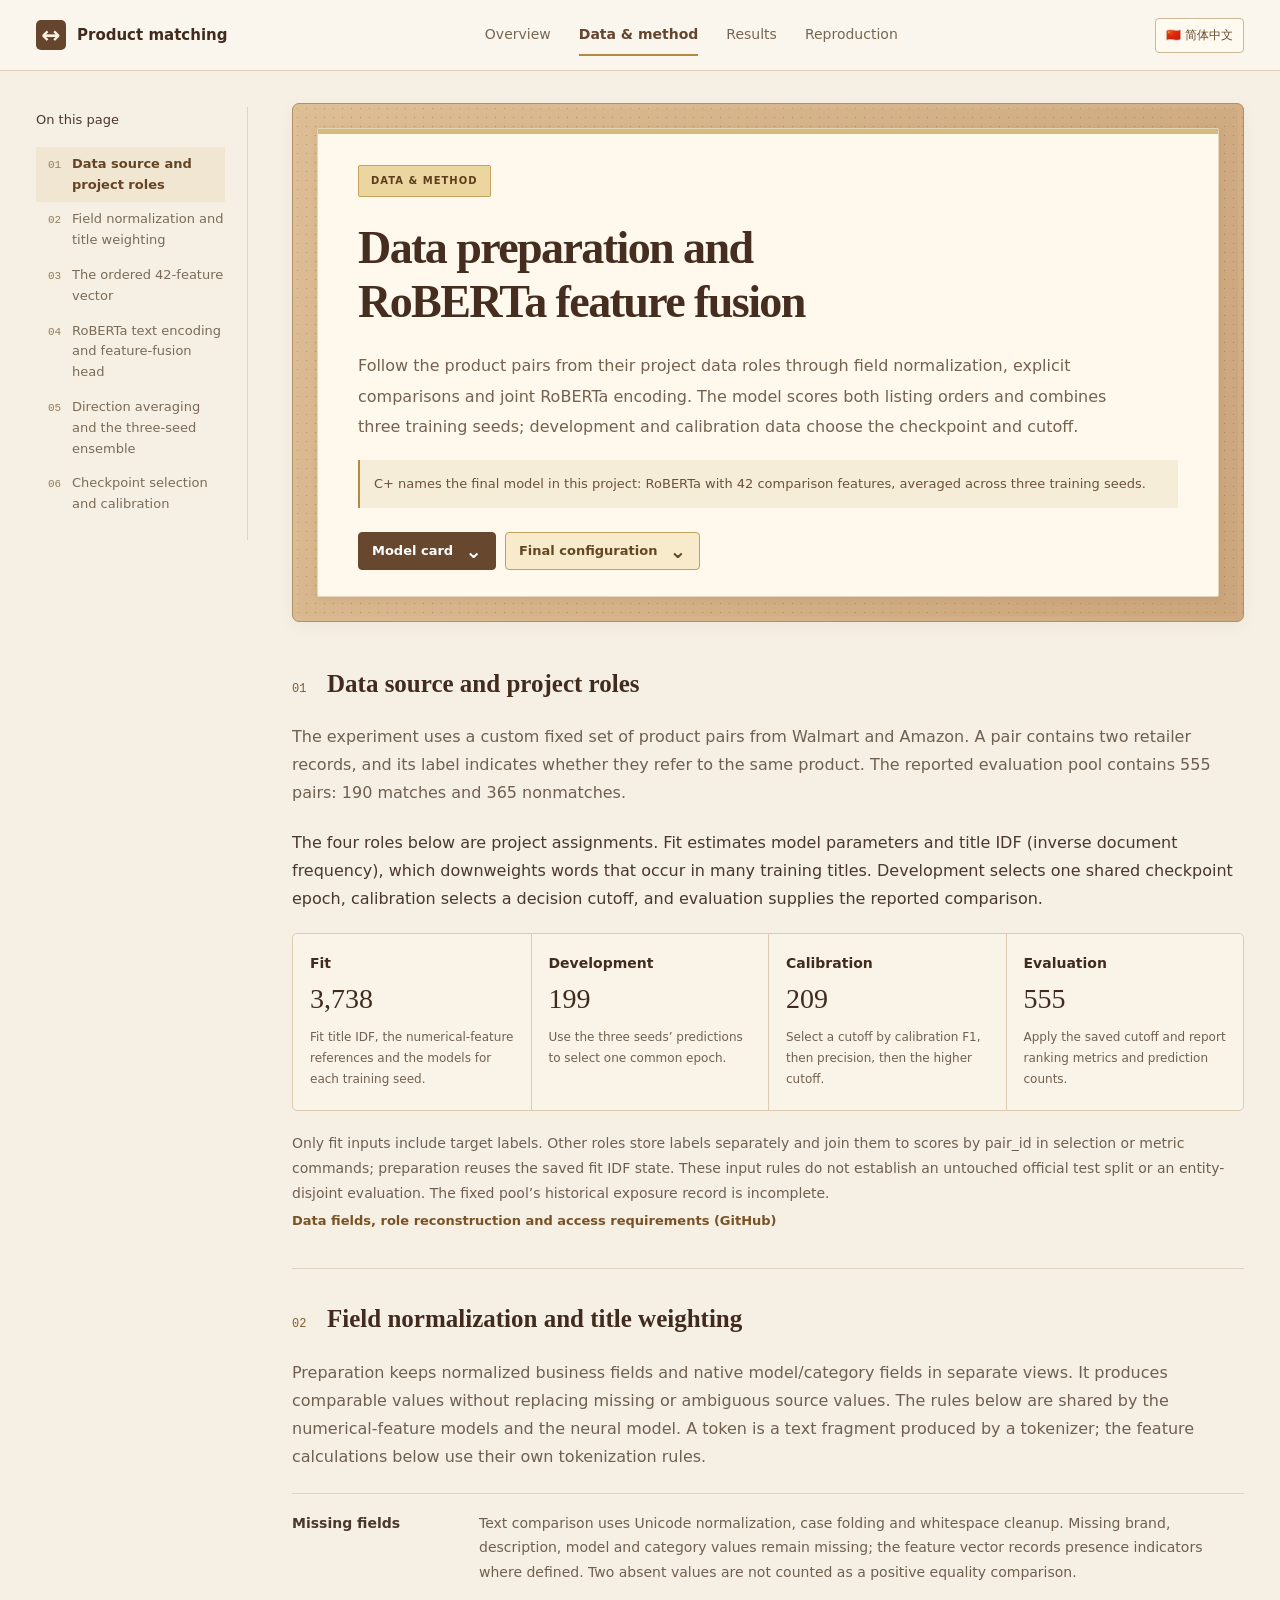
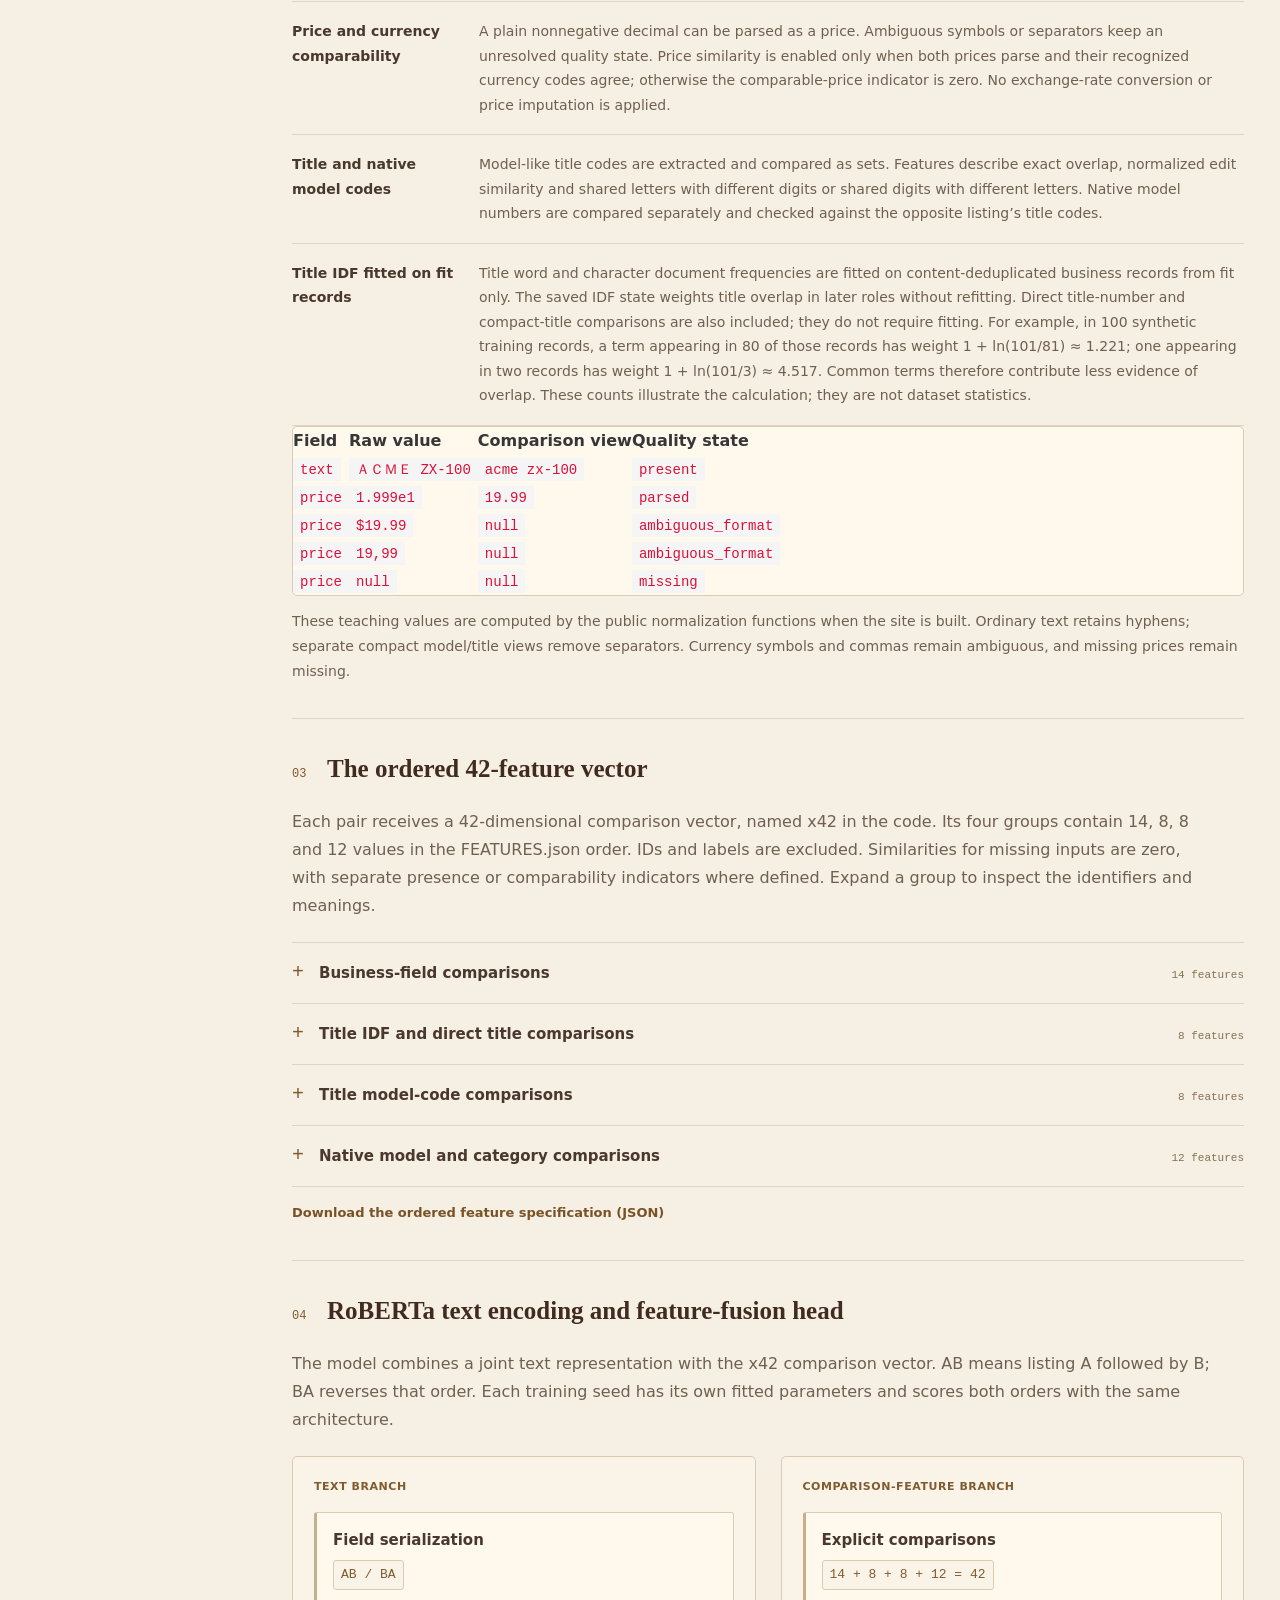
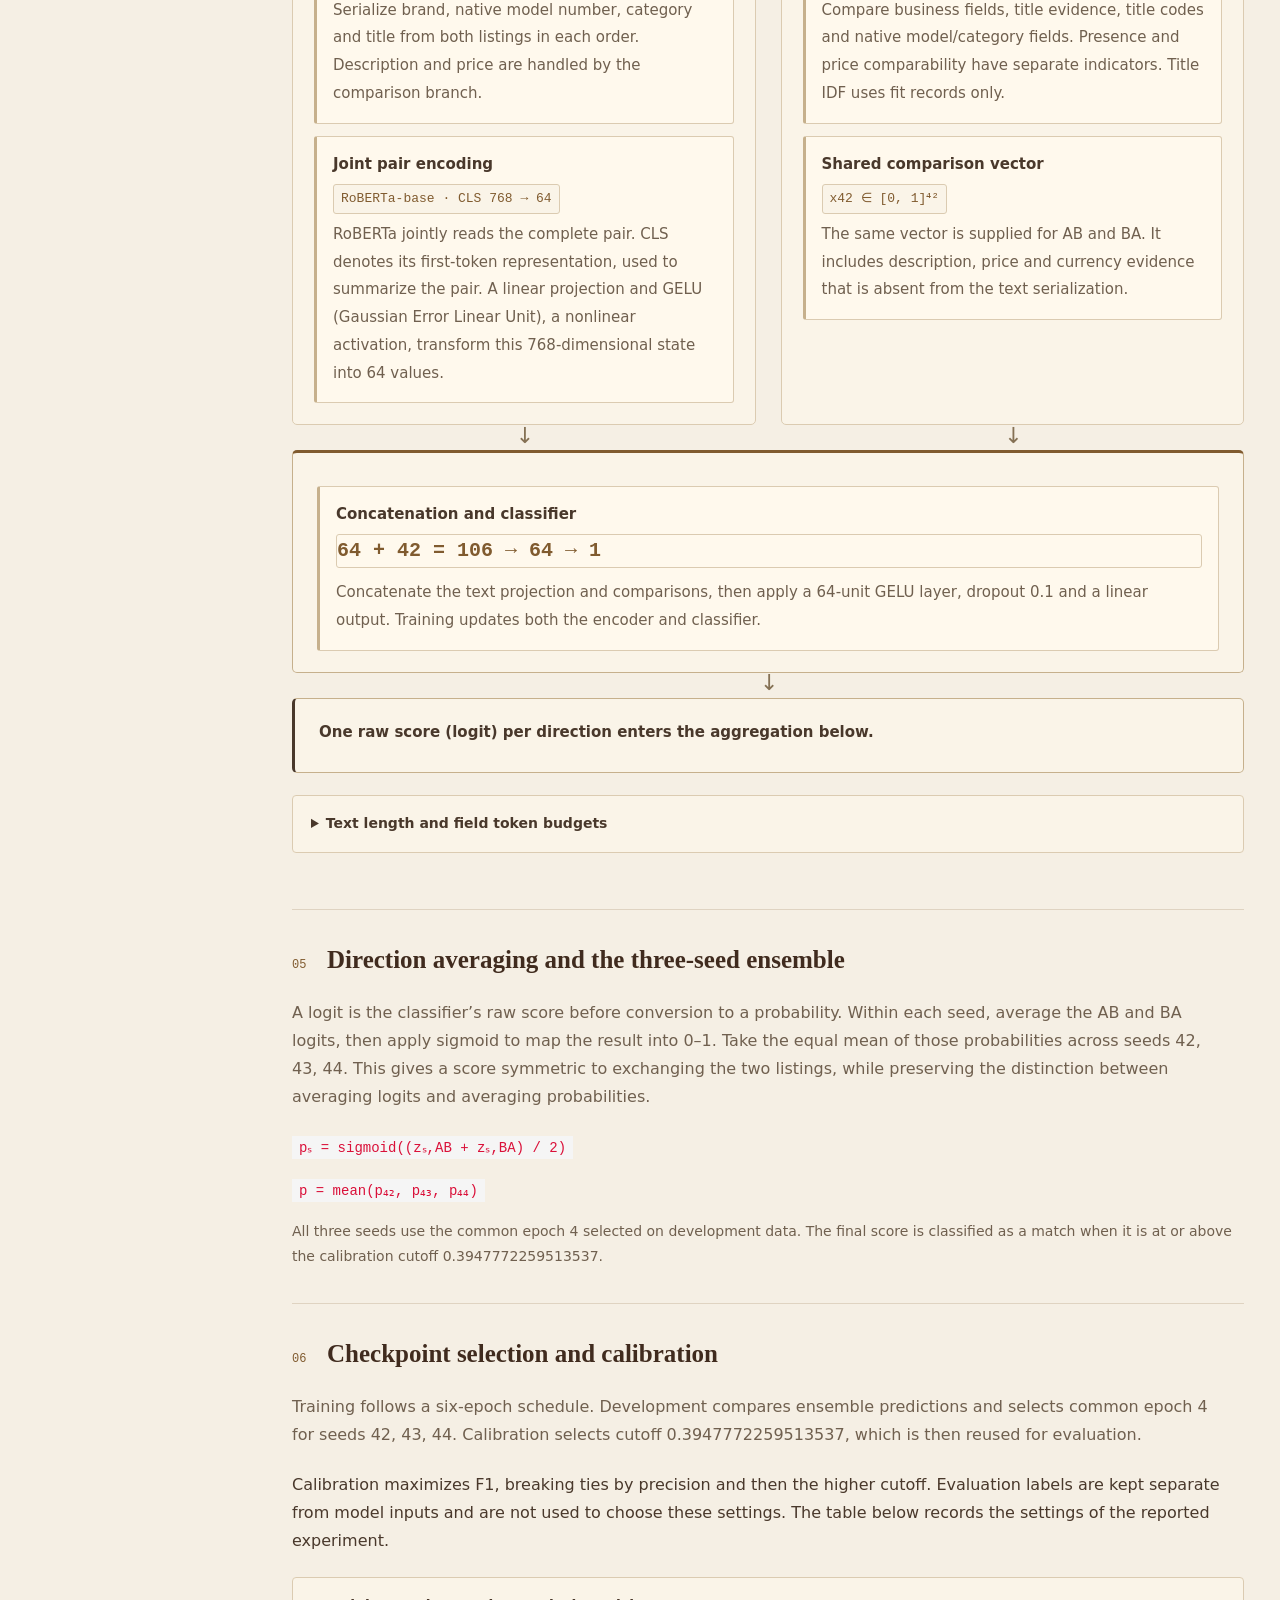
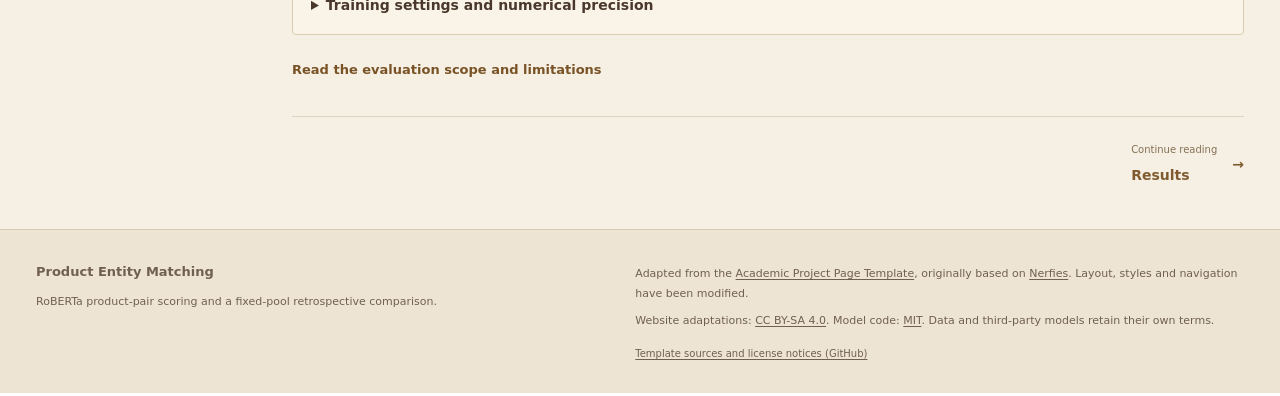
<file: showcase/en/method.html>
<!DOCTYPE html>
<html lang="en">
<head>
  <meta charset="utf-8">
  <meta name="viewport" content="width=device-width, initial-scale=1">
  <meta name="description" content="Data source and roles, normalization, 42 comparison features, RoBERTa fusion, aggregation and calibration.">
  <meta name="theme-color" content="#f5efe4">
  <title>Data &amp; method · Product Entity Matching</title>
  <link rel="icon" type="image/svg+xml" href="../assets/favicon.svg">
  <link rel="alternate" hreflang="en" href="../en/method.html">
  <link rel="alternate" hreflang="zh-CN" href="../zh-CN/method.html">
  <link rel="stylesheet" href="../assets/vendor/bulma.min.css">
  <link rel="stylesheet" href="../assets/academic.css">
  <link rel="stylesheet" href="../assets/site.css?v=69e3b7c30cd8">
  <script defer src="../assets/site.js?v=69e3b7c30cd8"></script>
</head>
<body data-page="method" data-language="en">
  <a class="skip-link" href="#main-content">Skip to main content</a>
  <header class="site-header">
    <div class="header-inner">
      <a class="brand" href="index.html" aria-label="Product Entity Matching"><span class="brand-mark" aria-hidden="true">↔</span><span>Product matching</span></a>
      <nav aria-label="Main navigation"><a class="nav-link" href="index.html">Overview</a><a class="nav-link" href="method.html" aria-current="page">Data &amp; method</a><a class="nav-link" href="results.html">Results</a><a class="nav-link" href="reproduce.html">Reproduction</a></nav>
      <a class="language-link" href="../zh-CN/method.html" lang="zh-CN" hreflang="zh-CN" aria-label="Read this page in Simplified Chinese">🇨🇳 简体中文</a>
    </div>
  </header>
  <div class="report-layout">
    <aside class="report-sidebar"><p class="toc-label">On this page</p><nav aria-label="Page contents"><a href="#roles"><span>01</span>Data source and project roles</a><a href="#processing"><span>02</span>Field normalization and title weighting</a><a href="#features"><span>03</span>The ordered 42-feature vector</a><a href="#architecture"><span>04</span>RoBERTa text encoding and feature-fusion head</a><a href="#aggregation"><span>05</span>Direction averaging and the three-seed ensemble</a><a href="#configuration"><span>06</span>Checkpoint selection and calibration</a></nav></aside>
    <main id="main-content" tabindex="-1">
      <!-- Publication header and resource links adapted from the Academic template. -->
      <section class="hero publication-header" id="intro">
        <div class="hero-body">
          <div class="container">
            <p class="eyebrow">Data &amp; method</p>
            <h1 class="title is-1 publication-title">Data preparation and RoBERTa feature fusion</h1>
            <p class="hero-description">Follow the product pairs from their project data roles through field normalization, explicit comparisons and joint RoBERTa encoding. The model scores both listing orders and combines three training seeds; development and calibration data choose the checkpoint and cutoff.</p>
            <p class="model-definition">C+ names the final model in this project: RoBERTa with 42 comparison features, averaged across three training seeds.</p>
            <div class="publication-links"><a id="model-toggle" href="#model-panel" role="button" class="button resource-toggle is-dark" data-resource-toggle="model" aria-controls="model-panel" aria-expanded="true">Model card<span class="resource-chevron" aria-hidden="true">⌄</span></a><a id="config-toggle" href="#config-panel" role="button" class="button resource-toggle is-light" data-resource-toggle="config" aria-controls="config-panel" aria-expanded="true">Final configuration<span class="resource-chevron" aria-hidden="true">⌄</span></a></div>
            <div class="resource-panels"><section id="model-panel" class="resource-panel" data-resource-panel="model" aria-labelledby="model-panel-title"><h2 id="model-panel-title">Model card</h2><p>C+ names the final model in this project: RoBERTa with 42 comparison features, averaged across three training seeds.</p><div class="resource-summary-grid"><article><h3>Input</h3><p>Two retailer records. Title, brand, native model number and category form the text input; description, price, currency and missing-field states contribute through comparison features.</p></article><article><h3>Architecture</h3><p>RoBERTa jointly encodes the pair, projects its 768-dimensional representation to 64 values and joins 42 comparisons. The 106 → 64 → 1 classifier returns a raw score, called a logit.</p></article><article><h3>Scoring and decision</h3><p>AB and BA are the two listing orders. Within each seed, average their logits and apply sigmoid. Average the resulting probabilities across seeds 42, 43, 44. A final score at or above 0.3947772259513537 is classified as a match.</p></article></div><div class="resource-reading-links"><a href="#architecture" class="text-link">Architecture diagram</a><a href="#features" class="text-link">The 42 features</a></div><p class="caption"><a href="results.html#limitations" class="text-link">Read the evaluation scope and limitations</a></p></section><section id="config-panel" class="resource-panel" data-resource-panel="config" aria-labelledby="config-panel-title"><h2 id="config-panel-title">Final configuration</h2><p>Training follows a six-epoch schedule. Development compares ensemble predictions and selects common epoch 4 for seeds 42, 43, 44. Calibration selects cutoff 0.3947772259513537, which is then reused for evaluation.</p><div class="table-wrap config-table"><table class="table"><tbody><tr><th scope="row" class="config-key">Backbone revision</th><td class="config-value">e2da8e2f811d1448a5b465c236feacd80ffbac7b</td></tr><tr><th scope="row" class="config-key">Training seeds</th><td class="config-value">42, 43, 44</td></tr><tr><th scope="row" class="config-key">Selected epoch</th><td class="config-value">4</td></tr><tr><th scope="row" class="config-key">Micro / effective batch</th><td class="config-value">2 / 16</td></tr><tr><th scope="row" class="config-key">Encoder / head learning rate</th><td class="config-value">2e-05 / 0.0002</td></tr><tr><th scope="row" class="config-key">Scheduler epochs / warmup</th><td class="config-value">6 / 0.1</td></tr><tr><th scope="row" class="config-key">Weight decay / gradient clip</th><td class="config-value">0.01 / 1.0</td></tr><tr><th scope="row" class="config-key">Dropout</th><td class="config-value">0.1</td></tr><tr><th scope="row" class="config-key">Training precision</th><td class="config-value">BF16 (bfloat16, 16-bit floating point) encoder computations; FP32 (32-bit floating point) parameters and head</td></tr><tr><th scope="row" class="config-key">Inference precision</th><td class="config-value">FP32 (32-bit floating point)</td></tr></tbody></table></div><p class="resource-cutoff"><strong>Calibration cutoff</strong><code>0.3947772259513537</code></p><details class="checkpoint-details"><summary>Checkpoint identities (SHA-256)</summary><p>Hashes identify the local weights corresponding to these checkpoints. The public repository does not redistribute model weights.</p><ul><li><strong>Seed 42</strong><span>496,468,908 bytes</span><code>52eaebccc61b74ce50268c11af9c65b50b7b71c354a0b60817870e902048cdd9</code></li><li><strong>Seed 43</strong><span>496,468,908 bytes</span><code>926d69653daabb941dab6eb213376ea4a2f850267c3b770e586e8ffaef414fd5</code></li><li><strong>Seed 44</strong><span>496,468,908 bytes</span><code>d68636be2327bacdb5d3557e553488efd1ab8fa4326064bab96c81a8250cef35</code></li></ul></details></section></div>

          </div>
        </div>
      </section>
      <section id="roles" class="section section-rule section-tint"><div class="container"><div class="section-heading"><span class="section-number" aria-hidden="true">01</span><h2 class="title is-3">Data source and project roles</h2></div><p class="section-intro">The experiment uses a custom fixed set of product pairs from Walmart and Amazon. A pair contains two retailer records, and its label indicates whether they refer to the same product. The reported evaluation pool contains 555 pairs: 190 matches and 365 nonmatches.</p><p>The four roles below are project assignments. Fit estimates model parameters and title IDF (inverse document frequency), which downweights words that occur in many training titles. Development selects one shared checkpoint epoch, calibration selects a decision cutoff, and evaluation supplies the reported comparison.</p><div class="role-list"><article class="role-item"><h3>Fit</h3><p class="role-count" data-source="roles.fit">3,738</p><p>Fit title IDF, the numerical-feature references and the models for each training seed.</p></article><article class="role-item"><h3>Development</h3><p class="role-count" data-source="roles.dev">199</p><p>Use the three seeds’ predictions to select one common epoch.</p></article><article class="role-item"><h3>Calibration</h3><p class="role-count" data-source="roles.calibration">209</p><p>Select a cutoff by calibration F1, then precision, then the higher cutoff.</p></article><article class="role-item"><h3>Evaluation</h3><p class="role-count" data-source="roles.evaluation">555</p><p>Apply the saved cutoff and report ranking metrics and prediction counts.</p></article></div><p class="caption">Only fit inputs include target labels. Other roles store labels separately and join them to scores by pair_id in selection or metric commands; preparation reuses the saved fit IDF state. These input rules do not establish an untouched official test split or an entity-disjoint evaluation. The fixed pool’s historical exposure record is incomplete.</p><a href="https://github.com/Yemyu/product-entity-matching/blob/main/docs/DATA_CARD.md" class="text-link">Data fields, role reconstruction and access requirements (GitHub)</a></div></section><section id="processing" class="section section-rule"><div class="container"><div class="section-heading"><span class="section-number" aria-hidden="true">02</span><h2 class="title is-3">Field normalization and title weighting</h2></div><p class="section-intro">Preparation keeps normalized business fields and native model/category fields in separate views. It produces comparable values without replacing missing or ambiguous source values. The rules below are shared by the numerical-feature models and the neural model. A token is a text fragment produced by a tokenizer; the feature calculations below use their own tokenization rules.</p><ul class="processing-list"><li><strong>Missing fields</strong><p>Text comparison uses Unicode normalization, case folding and whitespace cleanup. Missing brand, description, model and category values remain missing; the feature vector records presence indicators where defined. Two absent values are not counted as a positive equality comparison.</p></li><li><strong>Price and currency comparability</strong><p>A plain nonnegative decimal can be parsed as a price. Ambiguous symbols or separators keep an unresolved quality state. Price similarity is enabled only when both prices parse and their recognized currency codes agree; otherwise the comparable-price indicator is zero. No exchange-rate conversion or price imputation is applied.</p></li><li><strong>Title and native model codes</strong><p>Model-like title codes are extracted and compared as sets. Features describe exact overlap, normalized edit similarity and shared letters with different digits or shared digits with different letters. Native model numbers are compared separately and checked against the opposite listing’s title codes.</p></li><li><strong>Title IDF fitted on fit records</strong><p>Title word and character document frequencies are fitted on content-deduplicated business records from fit only. The saved IDF state weights title overlap in later roles without refitting. Direct title-number and compact-title comparisons are also included; they do not require fitting. For example, in 100 synthetic training records, a term appearing in 80 of those records has weight 1 + ln(101/81) ≈ 1.221; one appearing in two records has weight 1 + ln(101/3) ≈ 4.517. Common terms therefore contribute less evidence of overlap. These counts illustrate the calculation; they are not dataset statistics.</p></li></ul><div class="table-wrap"><table><thead><tr><th scope="col">Field</th><th scope="col">Raw value</th><th scope="col">Comparison view</th><th scope="col">Quality state</th></tr></thead><tbody><tr><th scope="row"><code>text</code></th><td><code>ＡＣＭＥ  ZX-100</code></td><td><code>acme zx-100</code></td><td><code>present</code></td></tr><tr><th scope="row"><code>price</code></th><td><code>1.999e1</code></td><td><code>19.99</code></td><td><code>parsed</code></td></tr><tr><th scope="row"><code>price</code></th><td><code>$19.99</code></td><td><code>null</code></td><td><code>ambiguous_format</code></td></tr><tr><th scope="row"><code>price</code></th><td><code>19,99</code></td><td><code>null</code></td><td><code>ambiguous_format</code></td></tr><tr><th scope="row"><code>price</code></th><td><code>null</code></td><td><code>null</code></td><td><code>missing</code></td></tr></tbody></table></div><p class="caption">These teaching values are computed by the public normalization functions when the site is built. Ordinary text retains hyphens; separate compact model/title views remove separators. Currency symbols and commas remain ambiguous, and missing prices remain missing.</p></div></section><section id="features" class="section section-rule"><div class="container"><div class="section-heading"><span class="section-number" aria-hidden="true">03</span><h2 class="title is-3">The ordered 42-feature vector</h2></div><p class="section-intro">Each pair receives a 42-dimensional comparison vector, named x42 in the code. Its four groups contain 14, 8, 8 and 12 values in the FEATURES.json order. IDs and labels are excluded. Similarities for missing inputs are zero, with separate presence or comparability indicators where defined. Expand a group to inspect the identifiers and meanings.</p><div class="feature-groups"><details id="feature-group-1"><summary>Business-field comparisons<span class="feature-count">14 features</span></summary><p class="feature-note">Fourteen values compare title and description tokens, brand agreement, numeric tokens, title length and prices. Presence and price-comparability indicators distinguish unavailable evidence from a measured similarity.</p><ul><li data-feature-index="0"><code>title_token_jaccard</code><span class="feature-meaning">Title word overlap</span></li><li data-feature-index="1"><code>title_char_jaccard</code><span class="feature-meaning">Title character overlap</span></li><li data-feature-index="2"><code>description_token_jaccard</code><span class="feature-meaning">Description word overlap</span></li><li data-feature-index="3"><code>description_both_present</code><span class="feature-meaning">Both descriptions present</span></li><li data-feature-index="4"><code>brand_equal</code><span class="feature-meaning">Brand equality</span></li><li data-feature-index="5"><code>brand_both_present</code><span class="feature-meaning">Both brands present</span></li><li data-feature-index="6"><code>brand_missing_any</code><span class="feature-meaning">Either brand missing</span></li><li data-feature-index="7"><code>numeric_token_jaccard</code><span class="feature-meaning">Numeric-token overlap</span></li><li data-feature-index="8"><code>numeric_tokens_both_present</code><span class="feature-meaning">Both numeric-token sets present</span></li><li data-feature-index="9"><code>title_length_ratio</code><span class="feature-meaning">Title-length ratio</span></li><li data-feature-index="10"><code>price_both_parsed</code><span class="feature-meaning">Both prices parsed</span></li><li data-feature-index="11"><code>price_currency_equal</code><span class="feature-meaning">Currency equality</span></li><li data-feature-index="12"><code>price_comparable</code><span class="feature-meaning">Prices comparable</span></li><li data-feature-index="13"><code>price_similarity</code><span class="feature-meaning">Price similarity</span></li></ul></details><details id="feature-group-2"><summary>Title IDF and direct title comparisons<span class="feature-count">8 features</span></summary><p class="feature-note">Eight values contain four IDF-weighted title similarities and four direct comparisons of mixed alphanumeric tokens, numeric tokens, numeric presence and compact-title equality. Only the IDF state is fitted, using fit records.</p><ul><li data-feature-index="14"><code>title_word_idf_cosine</code><span class="feature-meaning">Title word IDF cosine</span></li><li data-feature-index="15"><code>title_word_idf_containment</code><span class="feature-meaning">Title word IDF containment</span></li><li data-feature-index="16"><code>title_char3_idf_cosine</code><span class="feature-meaning">Title character-trigram IDF cosine</span></li><li data-feature-index="17"><code>title_compact_char3_idf_cosine</code><span class="feature-meaning">Compact title-trigram IDF cosine</span></li><li data-feature-index="18"><code>title_alphanumeric_jaccard</code><span class="feature-meaning">Alphanumeric title-token overlap</span></li><li data-feature-index="19"><code>title_number_jaccard</code><span class="feature-meaning">Title-number overlap</span></li><li data-feature-index="20"><code>title_numbers_both_present</code><span class="feature-meaning">Both title-number sets present</span></li><li data-feature-index="21"><code>title_compact_exact</code><span class="feature-meaning">Compact title equality</span></li></ul></details><details id="feature-group-3"><summary>Title model-code comparisons<span class="feature-count">8 features</span></summary><p class="feature-note">Eight values compare model-like codes extracted from titles. They cover missingness, exact overlap, set overlap, best edit similarity and differences in the letter and digit parts.</p><ul><li data-feature-index="22"><code>code_left_missing_or_right_missing</code><span class="feature-meaning">Either title code missing</span></li><li data-feature-index="23"><code>code_both_present</code><span class="feature-meaning">Both title codes present</span></li><li data-feature-index="24"><code>code_exact_overlap</code><span class="feature-meaning">Exact title-code overlap</span></li><li data-feature-index="25"><code>code_set_jaccard</code><span class="feature-meaning">Title-code set overlap</span></li><li data-feature-index="26"><code>code_best_edit_similarity</code><span class="feature-meaning">Best title-code edit similarity</span></li><li data-feature-index="27"><code>code_same_letters_different_digits</code><span class="feature-meaning">Same letters, different digits</span></li><li data-feature-index="28"><code>code_same_digits_different_letters</code><span class="feature-meaning">Same digits, different letters</span></li><li data-feature-index="29"><code>code_one_edit_difference</code><span class="feature-meaning">One-edit title-code difference</span></li></ul></details><details id="feature-group-4"><summary>Native model and category comparisons<span class="feature-count">12 features</span></summary><p class="feature-note">Twelve values compare native model numbers and categories, including presence, equality, edit/trigram similarity and whether a native model appears in the other listing’s title codes.</p><ul><li data-feature-index="30"><code>native_model_missing_any</code><span class="feature-meaning">Either native model missing</span></li><li data-feature-index="31"><code>native_model_both_present</code><span class="feature-meaning">Both native models present</span></li><li data-feature-index="32"><code>native_model_compact_exact</code><span class="feature-meaning">Compact native model equality</span></li><li data-feature-index="33"><code>native_model_edit_similarity</code><span class="feature-meaning">Native model edit similarity</span></li><li data-feature-index="34"><code>native_model_char3_jaccard</code><span class="feature-meaning">Native model character-trigram overlap</span></li><li data-feature-index="35"><code>native_model_same_letters_different_digits</code><span class="feature-meaning">Native model: same letters, different digits</span></li><li data-feature-index="36"><code>native_model_same_digits_different_letters</code><span class="feature-meaning">Native model: same digits, different letters</span></li><li data-feature-index="37"><code>cross_native_title_any</code><span class="feature-meaning">Native model/title code overlap in either direction</span></li><li data-feature-index="38"><code>cross_native_title_both</code><span class="feature-meaning">Native model/title code overlap in both directions</span></li><li data-feature-index="39"><code>native_category_both_present</code><span class="feature-meaning">Both native categories present</span></li><li data-feature-index="40"><code>native_category_token_jaccard</code><span class="feature-meaning">Category word overlap</span></li><li data-feature-index="41"><code>native_category_exact</code><span class="feature-meaning">Category equality</span></li></ul></details></div><p class="caption"><a href="../../reproducibility/FEATURES.json" class="text-link" download>Download the ordered feature specification (JSON)</a></p></div></section><section id="architecture" class="section section-rule section-tint"><div class="container"><div class="section-heading"><span class="section-number" aria-hidden="true">04</span><h2 class="title is-3">RoBERTa text encoding and feature-fusion head</h2></div><p class="section-intro">The model combines a joint text representation with the x42 comparison vector. AB means listing A followed by B; BA reverses that order. Each training seed has its own fitted parameters and scores both orders with the same architecture.</p><figure class="architecture-figure"><div class="architecture-grid"><div class="architecture-branch"><h3 class="branch-label">Text branch</h3><div class="architecture-node"><strong>Field serialization</strong><code>AB / BA</code><p>Serialize brand, native model number, category and title from both listings in each order. Description and price are handled by the comparison branch.</p></div><div class="architecture-node"><strong>Joint pair encoding</strong><code>RoBERTa-base · CLS 768 → 64</code><p>RoBERTa jointly reads the complete pair. CLS denotes its first-token representation, used to summarize the pair. A linear projection and GELU (Gaussian Error Linear Unit), a nonlinear activation, transform this 768-dimensional state into 64 values.</p></div></div><div class="architecture-branch"><h3 class="branch-label">Comparison-feature branch</h3><div class="architecture-node"><strong>Explicit comparisons</strong><code>14 + 8 + 8 + 12 = 42</code><p>Compare business fields, title evidence, title codes and native model/category fields. Presence and price comparability have separate indicators. Title IDF uses fit records only.</p></div><div class="architecture-node"><strong>Shared comparison vector</strong><code>x42 ∈ [0, 1]⁴²</code><p>The same vector is supplied for AB and BA. It includes description, price and currency evidence that is absent from the text serialization.</p></div></div><div class="architecture-fusion"><div class="architecture-node"><strong>Concatenation and classifier</strong><code>64 + 42 = 106 → 64 → 1</code><p>Concatenate the text projection and comparisons, then apply a 64-unit GELU layer, dropout 0.1 and a linear output. Training updates both the encoder and classifier.</p></div></div><div class="architecture-output"><strong>One raw score (logit) per direction enters the aggregation below.</strong></div></div></figure><details class="reader-details" id="token-budgets"><summary>Text length and field token budgets</summary><div class="details-body"><p>A token is a text unit produced by the model’s tokenizer. Each record has budgets of 16 tokens for brand, 32 for native model number, 16 for category and 62 for title. A long title retains its first 40 and last 22 tokens. The two records use at most 252 tokens; four special tokens bring the pair limit to 256.</p></div></details></div></section><section id="aggregation" class="section section-rule"><div class="container"><div class="section-heading"><span class="section-number" aria-hidden="true">05</span><h2 class="title is-3">Direction averaging and the three-seed ensemble</h2></div><p class="section-intro">A logit is the classifier’s raw score before conversion to a probability. Within each seed, average the AB and BA logits, then apply sigmoid to map the result into 0–1. Take the equal mean of those probabilities across seeds 42, 43, 44. This gives a score symmetric to exchanging the two listings, while preserving the distinction between averaging logits and averaging probabilities.</p><div class="aggregation-formulas"><p><code>pₛ = sigmoid((zₛ,AB + zₛ,BA) / 2)</code></p><p><code>p = mean(p₄₂, p₄₃, p₄₄)</code></p></div><p class="caption">All three seeds use the common epoch 4 selected on development data. The final score is classified as a match when it is at or above the calibration cutoff 0.3947772259513537.</p></div></section><section id="configuration" class="section section-rule"><div class="container"><div class="section-heading"><span class="section-number" aria-hidden="true">06</span><h2 class="title is-3">Checkpoint selection and calibration</h2></div><p class="section-intro">Training follows a six-epoch schedule. Development compares ensemble predictions and selects common epoch 4 for seeds 42, 43, 44. Calibration selects cutoff 0.3947772259513537, which is then reused for evaluation.</p><p>Calibration maximizes F1, breaking ties by precision and then the higher cutoff. Evaluation labels are kept separate from model inputs and are not used to choose these settings. The table below records the settings of the reported experiment.</p><details class="reader-details" id="training-settings"><summary>Training settings and numerical precision</summary><div class="details-body"><div class="table-wrap config-table"><table class="table"><tbody><tr><th scope="row" class="config-key">Backbone revision</th><td class="config-value">e2da8e2f811d1448a5b465c236feacd80ffbac7b</td></tr><tr><th scope="row" class="config-key">Training seeds</th><td class="config-value">42, 43, 44</td></tr><tr><th scope="row" class="config-key">Selected epoch</th><td class="config-value">4</td></tr><tr><th scope="row" class="config-key">Micro / effective batch</th><td class="config-value">2 / 16</td></tr><tr><th scope="row" class="config-key">Encoder / head learning rate</th><td class="config-value">2e-05 / 0.0002</td></tr><tr><th scope="row" class="config-key">Scheduler epochs / warmup</th><td class="config-value">6 / 0.1</td></tr><tr><th scope="row" class="config-key">Weight decay / gradient clip</th><td class="config-value">0.01 / 1.0</td></tr><tr><th scope="row" class="config-key">Dropout</th><td class="config-value">0.1</td></tr><tr><th scope="row" class="config-key">Training precision</th><td class="config-value">BF16 (bfloat16, 16-bit floating point) encoder computations; FP32 (32-bit floating point) parameters and head</td></tr><tr><th scope="row" class="config-key">Inference precision</th><td class="config-value">FP32 (32-bit floating point)</td></tr></tbody></table></div></div></details><p class="caption"><a href="results.html#limitations" class="text-link">Read the evaluation scope and limitations</a></p></div></section>
      <div class="reading-next container"><a class="next-link" href="results.html"><span><span class="next-eyebrow">Continue reading</span>Results</span><span aria-hidden="true">→</span></a></div>
    </main>
  </div>
  <footer class="footer">
    <div class="container footer-inner">
      <div><a class="footer-project" href="index.html">Product Entity Matching</a><p>RoBERTa product-pair scoring and a fixed-pool retrospective comparison.</p></div>
      <div class="footer-credit"><p>Adapted from the <a href="https://github.com/eliahuhorwitz/Academic-project-page-template">Academic Project Page Template</a>, originally based on <a href="https://nerfies.github.io/">Nerfies</a>. Layout, styles and navigation have been modified.</p><p>Website adaptations: <a href="../LICENSE">CC BY-SA 4.0</a>. Model code: <a href="../../LICENSE">MIT</a>. Data and third-party models retain their own terms.</p><a href="https://github.com/Yemyu/product-entity-matching/blob/main/showcase/NOTICE.md">Template sources and license notices (GitHub)</a></div>
    </div>
  </footer>
</body>
</html>
</file>
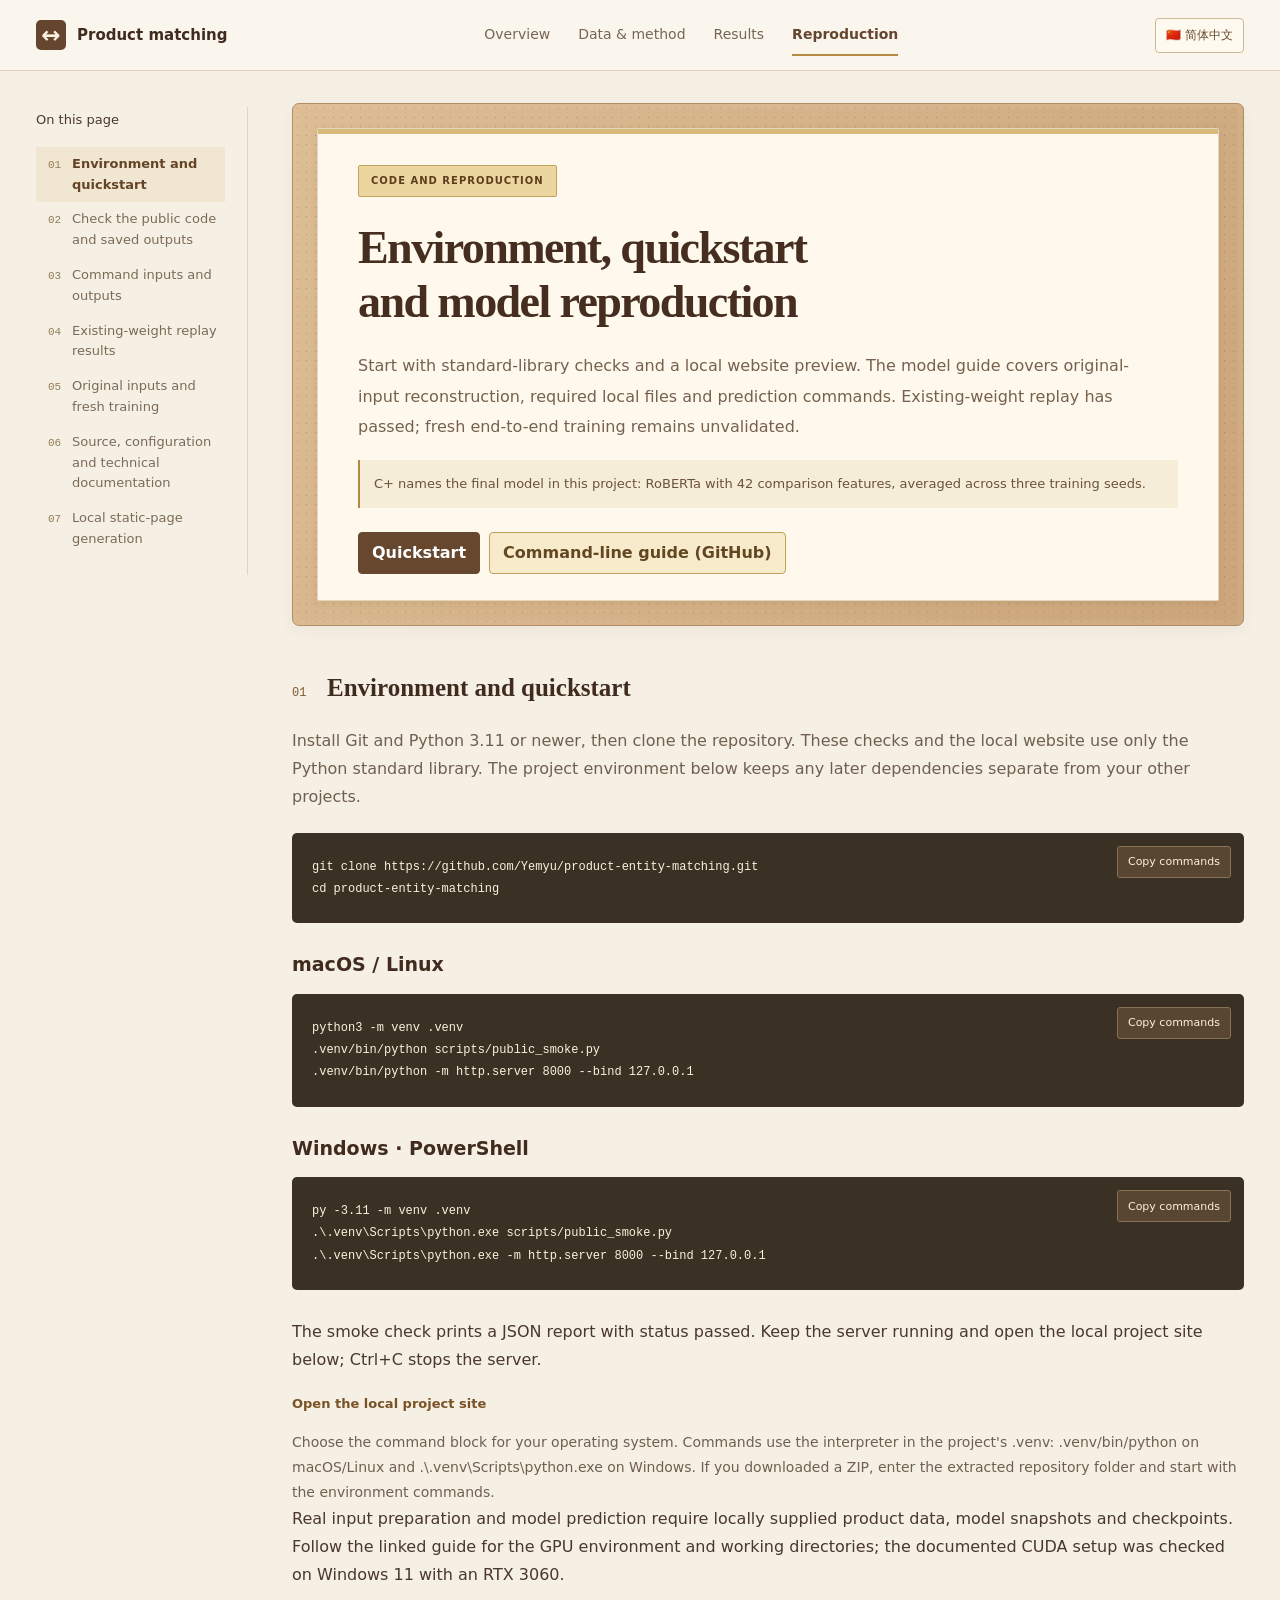
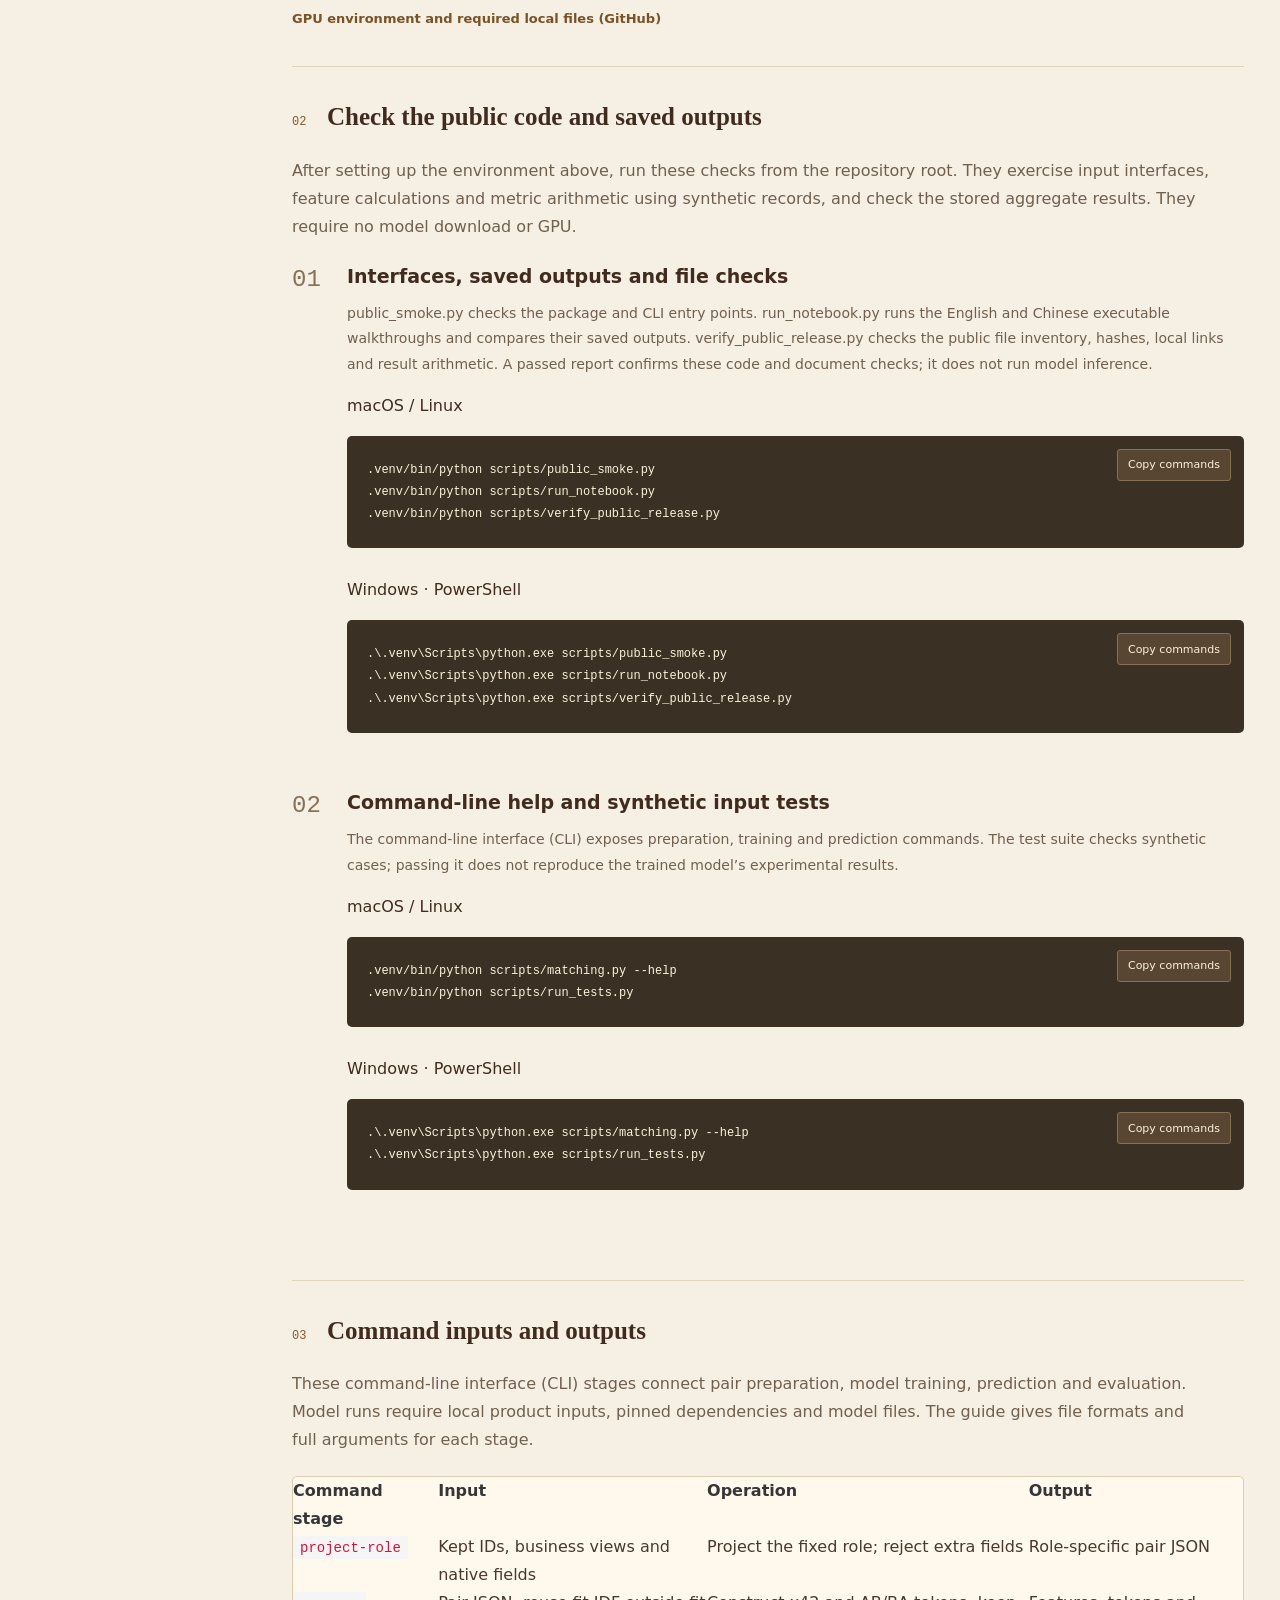
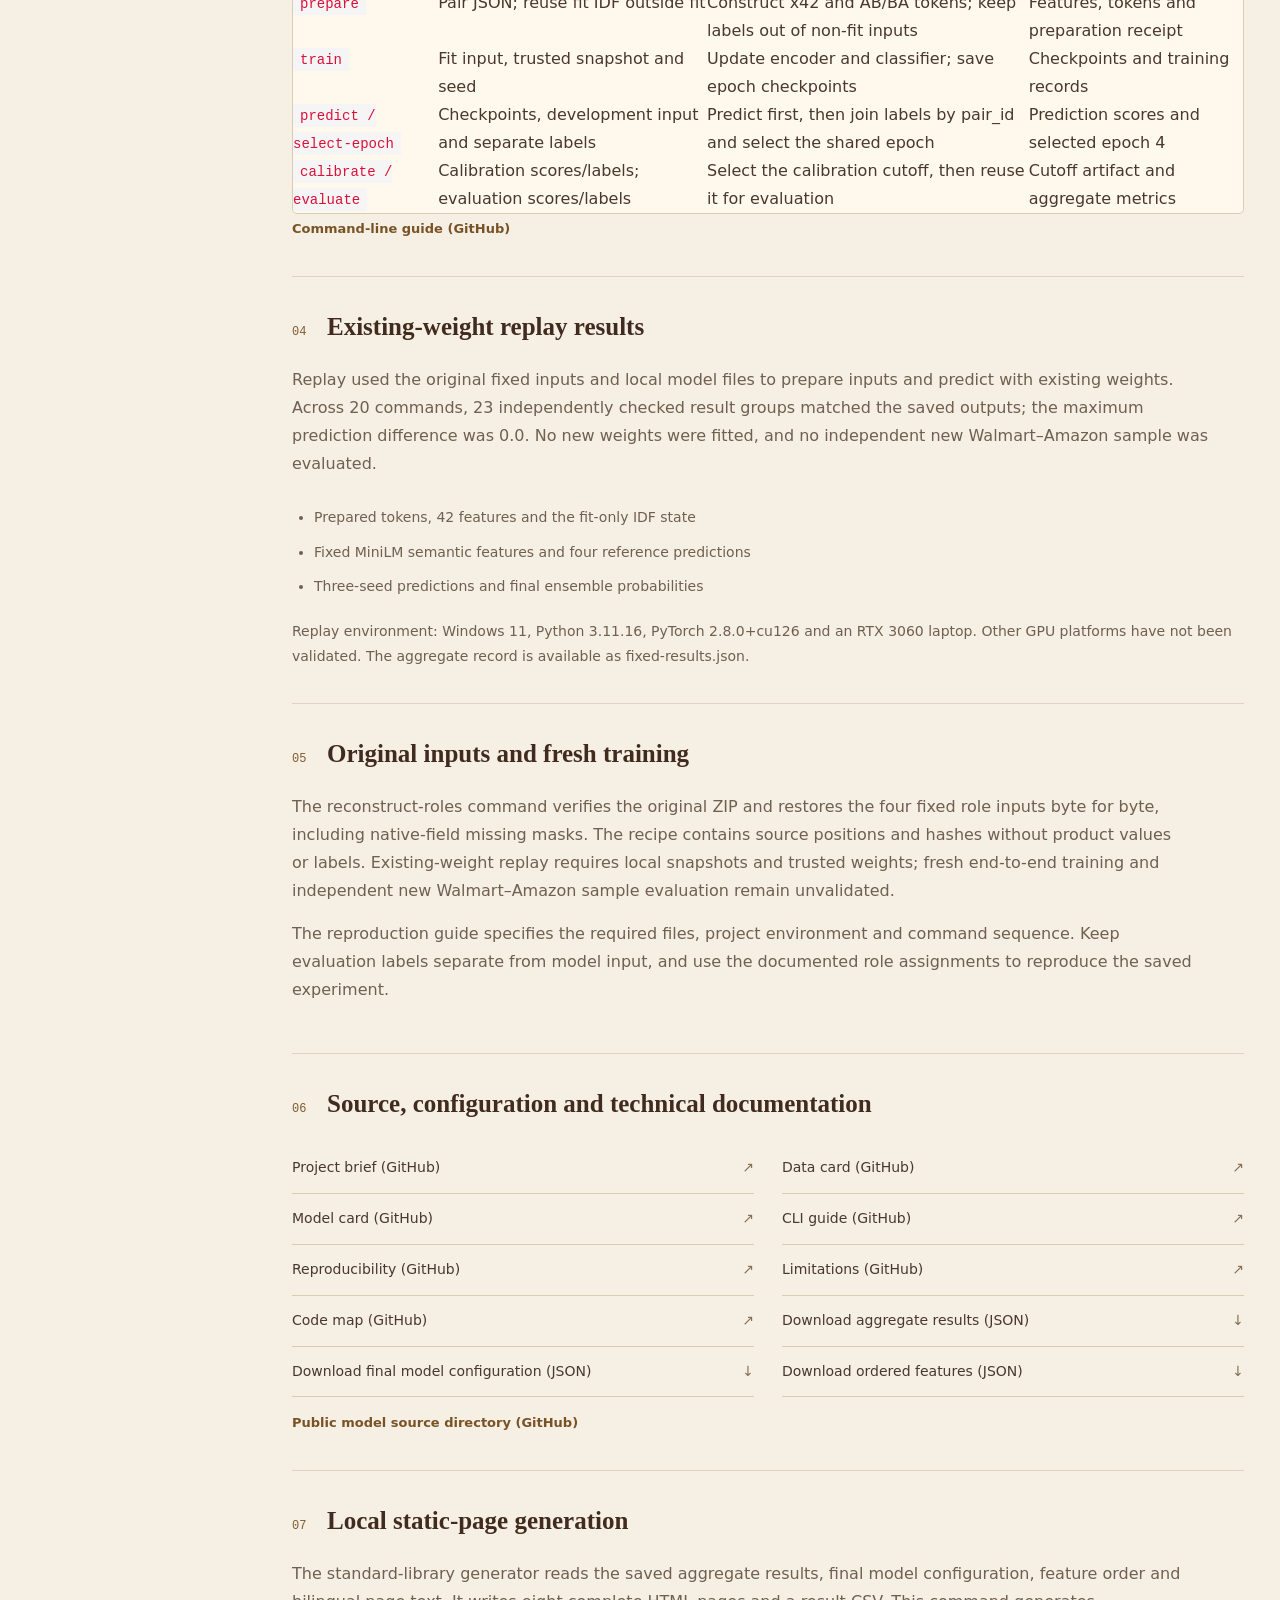
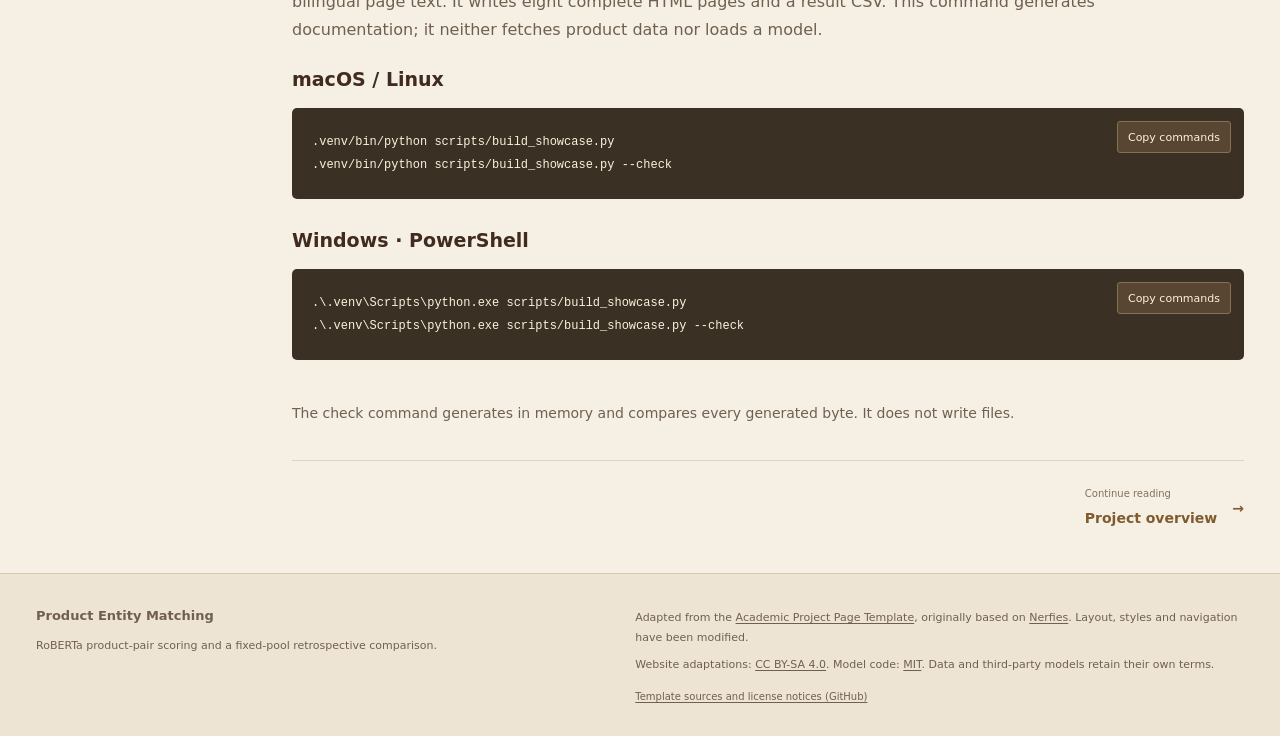
<file: showcase/en/reproduce.html>
<!DOCTYPE html>
<html lang="en">
<head>
  <meta charset="utf-8">
  <meta name="viewport" content="width=device-width, initial-scale=1">
  <meta name="description" content="Environment setup, standard-library checks, model command inputs and outputs, and verified existing-weight replay.">
  <meta name="theme-color" content="#f5efe4">
  <title>Reproduction · Product Entity Matching</title>
  <link rel="icon" type="image/svg+xml" href="../assets/favicon.svg">
  <link rel="alternate" hreflang="en" href="../en/reproduce.html">
  <link rel="alternate" hreflang="zh-CN" href="../zh-CN/reproduce.html">
  <link rel="stylesheet" href="../assets/vendor/bulma.min.css">
  <link rel="stylesheet" href="../assets/academic.css">
  <link rel="stylesheet" href="../assets/site.css?v=69e3b7c30cd8">
  <script defer src="../assets/site.js?v=69e3b7c30cd8"></script>
</head>
<body data-page="reproduce" data-language="en">
  <a class="skip-link" href="#main-content">Skip to main content</a>
  <header class="site-header">
    <div class="header-inner">
      <a class="brand" href="index.html" aria-label="Product Entity Matching"><span class="brand-mark" aria-hidden="true">↔</span><span>Product matching</span></a>
      <nav aria-label="Main navigation"><a class="nav-link" href="index.html">Overview</a><a class="nav-link" href="method.html">Data &amp; method</a><a class="nav-link" href="results.html">Results</a><a class="nav-link" href="reproduce.html" aria-current="page">Reproduction</a></nav>
      <a class="language-link" href="../zh-CN/reproduce.html" lang="zh-CN" hreflang="zh-CN" aria-label="Read this page in Simplified Chinese">🇨🇳 简体中文</a>
    </div>
  </header>
  <div class="report-layout">
    <aside class="report-sidebar"><p class="toc-label">On this page</p><nav aria-label="Page contents"><a href="#quickstart"><span>01</span>Environment and quickstart</a><a href="#public-checks"><span>02</span>Check the public code and saved outputs</a><a href="#command-flow"><span>03</span>Command inputs and outputs</a><a href="#replay"><span>04</span>Existing-weight replay results</a><a href="#fresh-training"><span>05</span>Original inputs and fresh training</a><a href="#resources"><span>06</span>Source, configuration and technical documentation</a><a href="#rebuild"><span>07</span>Local static-page generation</a></nav></aside>
    <main id="main-content" tabindex="-1">
      <!-- Publication header and resource links adapted from the Academic template. -->
      <section class="hero publication-header" id="intro">
        <div class="hero-body">
          <div class="container">
            <p class="eyebrow">Code and reproduction</p>
            <h1 class="title is-1 publication-title">Environment, quickstart and model reproduction</h1>
            <p class="hero-description">Start with standard-library checks and a local website preview. The model guide covers original-input reconstruction, required local files and prediction commands. Existing-weight replay has passed; fresh end-to-end training remains unvalidated.</p>
            <p class="model-definition">C+ names the final model in this project: RoBERTa with 42 comparison features, averaged across three training seeds.</p>
            <div class="publication-links"><a href="#quickstart" class="external-link button is-normal is-dark">Quickstart</a><a href="https://github.com/Yemyu/product-entity-matching/blob/main/docs/CORE_USAGE.md" class="external-link button is-normal is-light">Command-line guide (GitHub)</a></div>


          </div>
        </div>
      </section>
      <section id="quickstart" class="section section-rule"><div class="container"><div class="section-heading"><span class="section-number" aria-hidden="true">01</span><h2 class="title is-3">Environment and quickstart</h2></div><p class="section-intro">Install Git and Python 3.11 or newer, then clone the repository. These checks and the local website use only the Python standard library. The project environment below keeps any later dependencies separate from your other projects.</p><div class="command-block"><pre id="clone-command"><code>git clone https://github.com/Yemyu/product-entity-matching.git
cd product-entity-matching</code></pre><button class="copy-button" type="button" data-copy-target="clone-command" data-copy-status="clone-command-status" hidden>Copy commands</button></div><span class="copy-status" id="clone-command-status" role="status" aria-live="polite"></span><h3>macOS / Linux</h3><div class="command-block"><pre id="setup-unix"><code>python3 -m venv .venv
.venv/bin/python scripts/public_smoke.py
.venv/bin/python -m http.server 8000 --bind 127.0.0.1</code></pre><button class="copy-button" type="button" data-copy-target="setup-unix" data-copy-status="setup-unix-status" hidden>Copy commands</button></div><span class="copy-status" id="setup-unix-status" role="status" aria-live="polite"></span><h3>Windows · PowerShell</h3><div class="command-block"><pre id="setup-windows"><code>py -3.11 -m venv .venv
.\.venv\Scripts\python.exe scripts/public_smoke.py
.\.venv\Scripts\python.exe -m http.server 8000 --bind 127.0.0.1</code></pre><button class="copy-button" type="button" data-copy-target="setup-windows" data-copy-status="setup-windows-status" hidden>Copy commands</button></div><span class="copy-status" id="setup-windows-status" role="status" aria-live="polite"></span><p>The smoke check prints a JSON report with status passed. Keep the server running and open the local project site below; Ctrl+C stops the server.</p><a href="http://127.0.0.1:8000/showcase/en/index.html" class="text-link">Open the local project site</a><p class="caption">Choose the command block for your operating system. Commands use the interpreter in the project&#x27;s .venv: .venv/bin/python on macOS/Linux and .\.venv\Scripts\python.exe on Windows. If you downloaded a ZIP, enter the extracted repository folder and start with the environment commands.</p><p>Real input preparation and model prediction require locally supplied product data, model snapshots and checkpoints. Follow the linked guide for the GPU environment and working directories; the documented CUDA setup was checked on Windows 11 with an RTX 3060.</p><a href="https://github.com/Yemyu/product-entity-matching/blob/main/docs/REPRODUCIBILITY.md" class="text-link">GPU environment and required local files (GitHub)</a></div></section><section id="public-checks" class="section section-rule"><div class="container"><div class="section-heading"><span class="section-number" aria-hidden="true">02</span><h2 class="title is-3">Check the public code and saved outputs</h2></div><p class="section-intro">After setting up the environment above, run these checks from the repository root. They exercise input interfaces, feature calculations and metric arithmetic using synthetic records, and check the stored aggregate results. They require no model download or GPU.</p><article class="reproduction-step"><div class="step-index" aria-hidden="true">01</div><div><h3>Interfaces, saved outputs and file checks</h3><p>public_smoke.py checks the package and CLI entry points. run_notebook.py runs the English and Chinese executable walkthroughs and compares their saved outputs. verify_public_release.py checks the public file inventory, hashes, local links and result arithmetic. A passed report confirms these code and document checks; it does not run model inference.</p><h4>macOS / Linux</h4><div class="command-block"><pre id="public-command-1-unix"><code>.venv/bin/python scripts/public_smoke.py
.venv/bin/python scripts/run_notebook.py
.venv/bin/python scripts/verify_public_release.py</code></pre><button class="copy-button" type="button" data-copy-target="public-command-1-unix" data-copy-status="public-command-1-unix-status" hidden>Copy commands</button></div><span class="copy-status" id="public-command-1-unix-status" role="status" aria-live="polite"></span><h4>Windows · PowerShell</h4><div class="command-block"><pre id="public-command-1-windows"><code>.\.venv\Scripts\python.exe scripts/public_smoke.py
.\.venv\Scripts\python.exe scripts/run_notebook.py
.\.venv\Scripts\python.exe scripts/verify_public_release.py</code></pre><button class="copy-button" type="button" data-copy-target="public-command-1-windows" data-copy-status="public-command-1-windows-status" hidden>Copy commands</button></div><span class="copy-status" id="public-command-1-windows-status" role="status" aria-live="polite"></span></div></article><article class="reproduction-step"><div class="step-index" aria-hidden="true">02</div><div><h3>Command-line help and synthetic input tests</h3><p>The command-line interface (CLI) exposes preparation, training and prediction commands. The test suite checks synthetic cases; passing it does not reproduce the trained model’s experimental results.</p><h4>macOS / Linux</h4><div class="command-block"><pre id="public-command-2-unix"><code>.venv/bin/python scripts/matching.py --help
.venv/bin/python scripts/run_tests.py</code></pre><button class="copy-button" type="button" data-copy-target="public-command-2-unix" data-copy-status="public-command-2-unix-status" hidden>Copy commands</button></div><span class="copy-status" id="public-command-2-unix-status" role="status" aria-live="polite"></span><h4>Windows · PowerShell</h4><div class="command-block"><pre id="public-command-2-windows"><code>.\.venv\Scripts\python.exe scripts/matching.py --help
.\.venv\Scripts\python.exe scripts/run_tests.py</code></pre><button class="copy-button" type="button" data-copy-target="public-command-2-windows" data-copy-status="public-command-2-windows-status" hidden>Copy commands</button></div><span class="copy-status" id="public-command-2-windows-status" role="status" aria-live="polite"></span></div></article></div></section><section id="command-flow" class="section section-rule"><div class="container"><div class="section-heading"><span class="section-number" aria-hidden="true">03</span><h2 class="title is-3">Command inputs and outputs</h2></div><p class="section-intro">These command-line interface (CLI) stages connect pair preparation, model training, prediction and evaluation. Model runs require local product inputs, pinned dependencies and model files. The guide gives file formats and full arguments for each stage.</p><div class="table-wrap"><table><thead><tr><th scope="col">Command stage</th><th scope="col">Input</th><th scope="col">Operation</th><th scope="col">Output</th></tr></thead><tbody><tr><th scope="row"><code>project-role</code></th><td>Kept IDs, business views and native fields</td><td>Project the fixed role; reject extra fields</td><td>Role-specific pair JSON</td></tr><tr><th scope="row"><code>prepare</code></th><td>Pair JSON; reuse fit IDF outside fit</td><td>Construct x42 and AB/BA tokens; keep labels out of non-fit inputs</td><td>Features, tokens and preparation receipt</td></tr><tr><th scope="row"><code>train</code></th><td>Fit input, trusted snapshot and seed</td><td>Update encoder and classifier; save epoch checkpoints</td><td>Checkpoints and training records</td></tr><tr><th scope="row"><code>predict / select-epoch</code></th><td>Checkpoints, development input and separate labels</td><td>Predict first, then join labels by pair_id and select the shared epoch</td><td>Prediction scores and selected epoch 4</td></tr><tr><th scope="row"><code>calibrate / evaluate</code></th><td>Calibration scores/labels; evaluation scores/labels</td><td>Select the calibration cutoff, then reuse it for evaluation</td><td>Cutoff artifact and aggregate metrics</td></tr></tbody></table></div><a href="https://github.com/Yemyu/product-entity-matching/blob/main/docs/CORE_USAGE.md" class="text-link">Command-line guide (GitHub)</a></div></section><section id="replay" class="section section-rule"><div class="container"><div class="section-heading"><span class="section-number" aria-hidden="true">04</span><h2 class="title is-3">Existing-weight replay results</h2></div><p class="section-intro">Replay used the original fixed inputs and local model files to prepare inputs and predict with existing weights. Across 20 commands, 23 independently checked result groups matched the saved outputs; the maximum prediction difference was 0.0. No new weights were fitted, and no independent new Walmart–Amazon sample was evaluated.</p><ul class="replay-list"><li>Prepared tokens, 42 features and the fit-only IDF state</li><li>Fixed MiniLM semantic features and four reference predictions</li><li>Three-seed predictions and final ensemble probabilities</li></ul><p class="caption">Replay environment: Windows 11, Python 3.11.16, PyTorch 2.8.0+cu126 and an RTX 3060 laptop. Other GPU platforms have not been validated. The aggregate record is available as fixed-results.json.</p></div></section><section id="fresh-training" class="section section-rule section-tint"><div class="container"><div class="section-heading"><span class="section-number" aria-hidden="true">05</span><h2 class="title is-3">Original inputs and fresh training</h2></div><div class="prose"><p>The reconstruct-roles command verifies the original ZIP and restores the four fixed role inputs byte for byte, including native-field missing masks. The recipe contains source positions and hashes without product values or labels. Existing-weight replay requires local snapshots and trusted weights; fresh end-to-end training and independent new Walmart–Amazon sample evaluation remain unvalidated.</p><p>The reproduction guide specifies the required files, project environment and command sequence. Keep evaluation labels separate from model input, and use the documented role assignments to reproduce the saved experiment.</p></div></div></section><section id="resources" class="section section-rule"><div class="container"><div class="section-heading"><span class="section-number" aria-hidden="true">06</span><h2 class="title is-3">Source, configuration and technical documentation</h2></div><div class="resource-list"><a href="https://github.com/Yemyu/product-entity-matching/blob/main/docs/PROJECT_CARD.md" class="resource-link"><span>Project brief (GitHub)</span><span aria-hidden="true">↗</span></a><a href="https://github.com/Yemyu/product-entity-matching/blob/main/docs/DATA_CARD.md" class="resource-link"><span>Data card (GitHub)</span><span aria-hidden="true">↗</span></a><a href="https://github.com/Yemyu/product-entity-matching/blob/main/docs/MODEL_CARD.md" class="resource-link"><span>Model card (GitHub)</span><span aria-hidden="true">↗</span></a><a href="https://github.com/Yemyu/product-entity-matching/blob/main/docs/CORE_USAGE.md" class="resource-link"><span>CLI guide (GitHub)</span><span aria-hidden="true">↗</span></a><a href="https://github.com/Yemyu/product-entity-matching/blob/main/docs/REPRODUCIBILITY.md" class="resource-link"><span>Reproducibility (GitHub)</span><span aria-hidden="true">↗</span></a><a href="https://github.com/Yemyu/product-entity-matching/blob/main/docs/LIMITATIONS.md" class="resource-link"><span>Limitations (GitHub)</span><span aria-hidden="true">↗</span></a><a href="https://github.com/Yemyu/product-entity-matching/blob/main/docs/CODE_MAP.md" class="resource-link"><span>Code map (GitHub)</span><span aria-hidden="true">↗</span></a><a href="../../results/fixed-results.json" class="resource-link" download><span>Download aggregate results (JSON)</span><span aria-hidden="true">↓</span></a><a href="../../reproducibility/FINAL_MODEL.json" class="resource-link" download><span>Download final model configuration (JSON)</span><span aria-hidden="true">↓</span></a><a href="../../reproducibility/FEATURES.json" class="resource-link" download><span>Download ordered features (JSON)</span><span aria-hidden="true">↓</span></a></div><p class="caption"><a href="https://github.com/Yemyu/product-entity-matching/tree/main/src/product_matching" class="text-link">Public model source directory (GitHub)</a></p></div></section><section id="rebuild" class="section section-rule"><div class="container"><div class="section-heading"><span class="section-number" aria-hidden="true">07</span><h2 class="title is-3">Local static-page generation</h2></div><p class="section-intro">The standard-library generator reads the saved aggregate results, final model configuration, feature order and bilingual page text. It writes eight complete HTML pages and a result CSV. This command generates documentation; it neither fetches product data nor loads a model.</p><h3>macOS / Linux</h3><div class="command-block"><pre id="build-command-unix"><code>.venv/bin/python scripts/build_showcase.py
.venv/bin/python scripts/build_showcase.py --check</code></pre><button class="copy-button" type="button" data-copy-target="build-command-unix" data-copy-status="build-command-unix-status" hidden>Copy commands</button></div><span class="copy-status" id="build-command-unix-status" role="status" aria-live="polite"></span><h3>Windows · PowerShell</h3><div class="command-block"><pre id="build-command-windows"><code>.\.venv\Scripts\python.exe scripts/build_showcase.py
.\.venv\Scripts\python.exe scripts/build_showcase.py --check</code></pre><button class="copy-button" type="button" data-copy-target="build-command-windows" data-copy-status="build-command-windows-status" hidden>Copy commands</button></div><span class="copy-status" id="build-command-windows-status" role="status" aria-live="polite"></span><p class="caption">The check command generates in memory and compares every generated byte. It does not write files.</p></div></section>
      <div class="reading-next container"><a class="next-link" href="index.html"><span><span class="next-eyebrow">Continue reading</span>Project overview</span><span aria-hidden="true">→</span></a></div>
    </main>
  </div>
  <footer class="footer">
    <div class="container footer-inner">
      <div><a class="footer-project" href="index.html">Product Entity Matching</a><p>RoBERTa product-pair scoring and a fixed-pool retrospective comparison.</p></div>
      <div class="footer-credit"><p>Adapted from the <a href="https://github.com/eliahuhorwitz/Academic-project-page-template">Academic Project Page Template</a>, originally based on <a href="https://nerfies.github.io/">Nerfies</a>. Layout, styles and navigation have been modified.</p><p>Website adaptations: <a href="../LICENSE">CC BY-SA 4.0</a>. Model code: <a href="../../LICENSE">MIT</a>. Data and third-party models retain their own terms.</p><a href="https://github.com/Yemyu/product-entity-matching/blob/main/showcase/NOTICE.md">Template sources and license notices (GitHub)</a></div>
    </div>
  </footer>
</body>
</html>
</file>
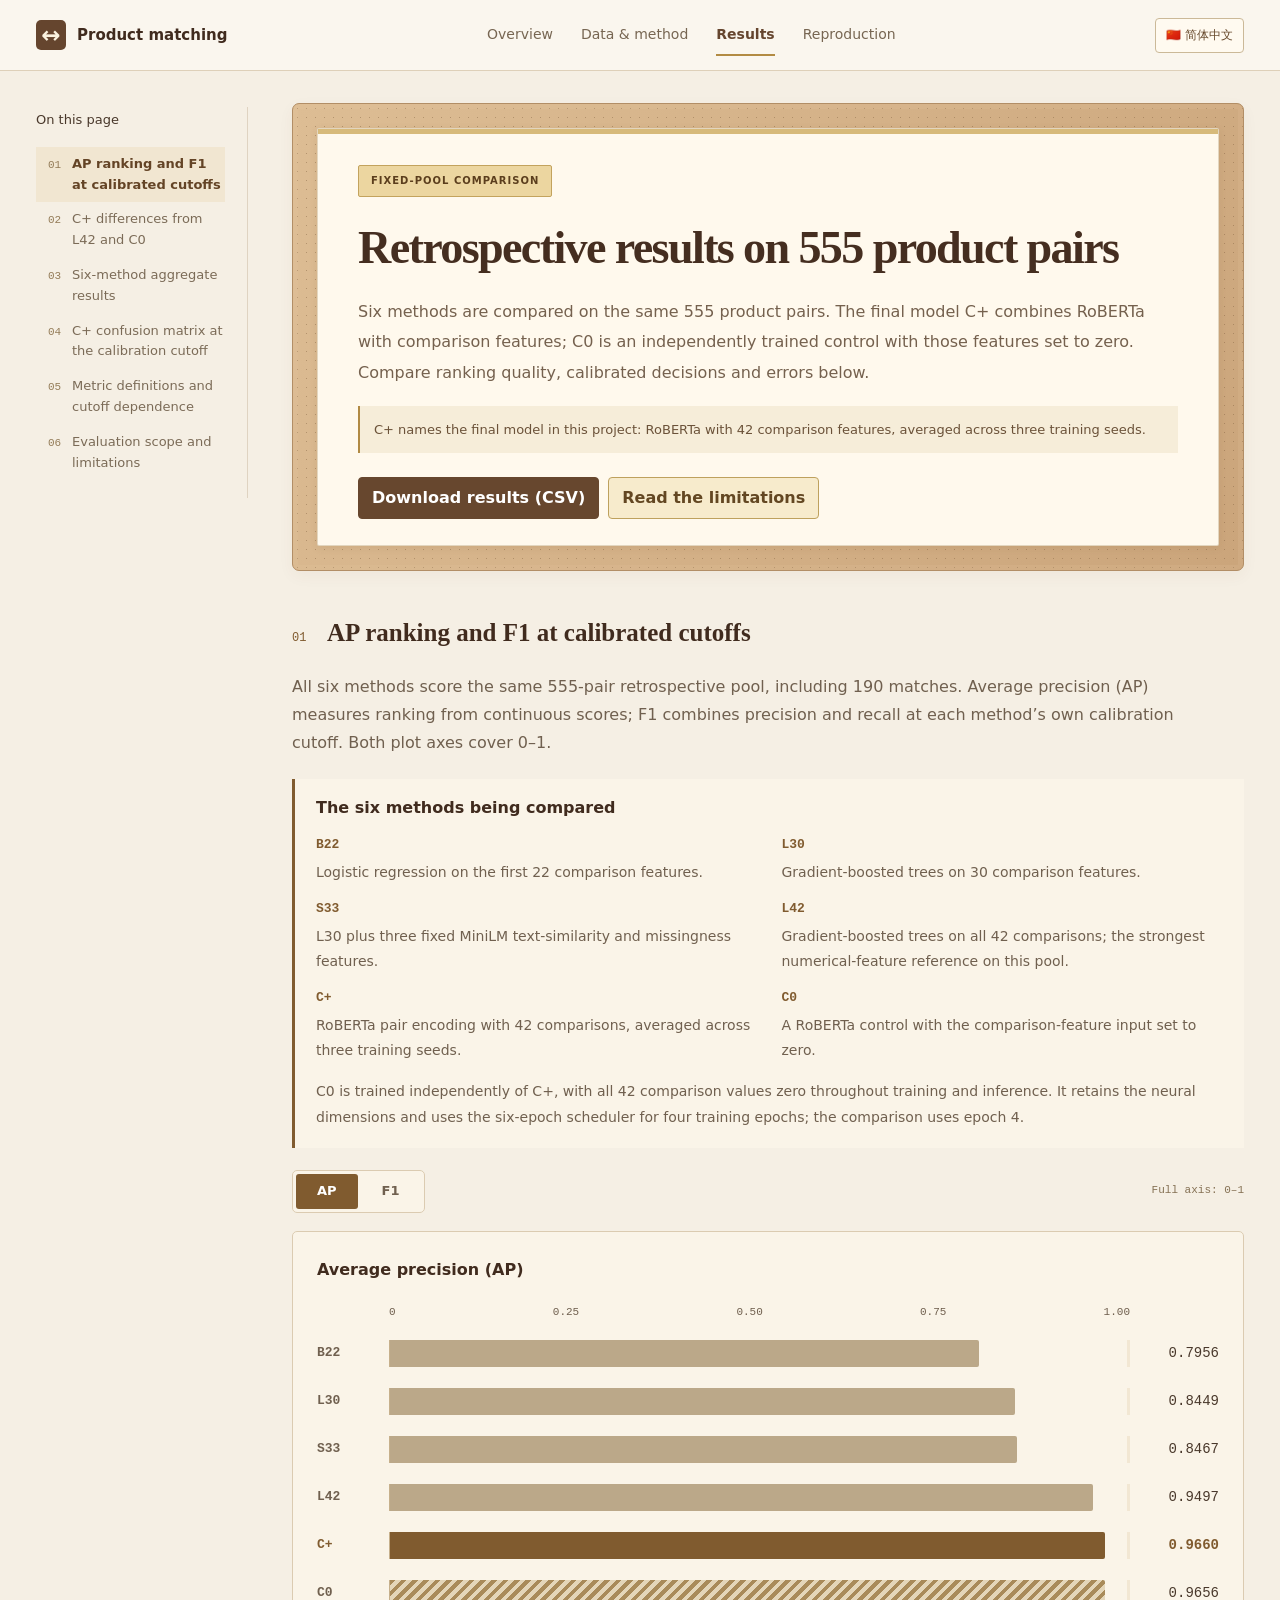
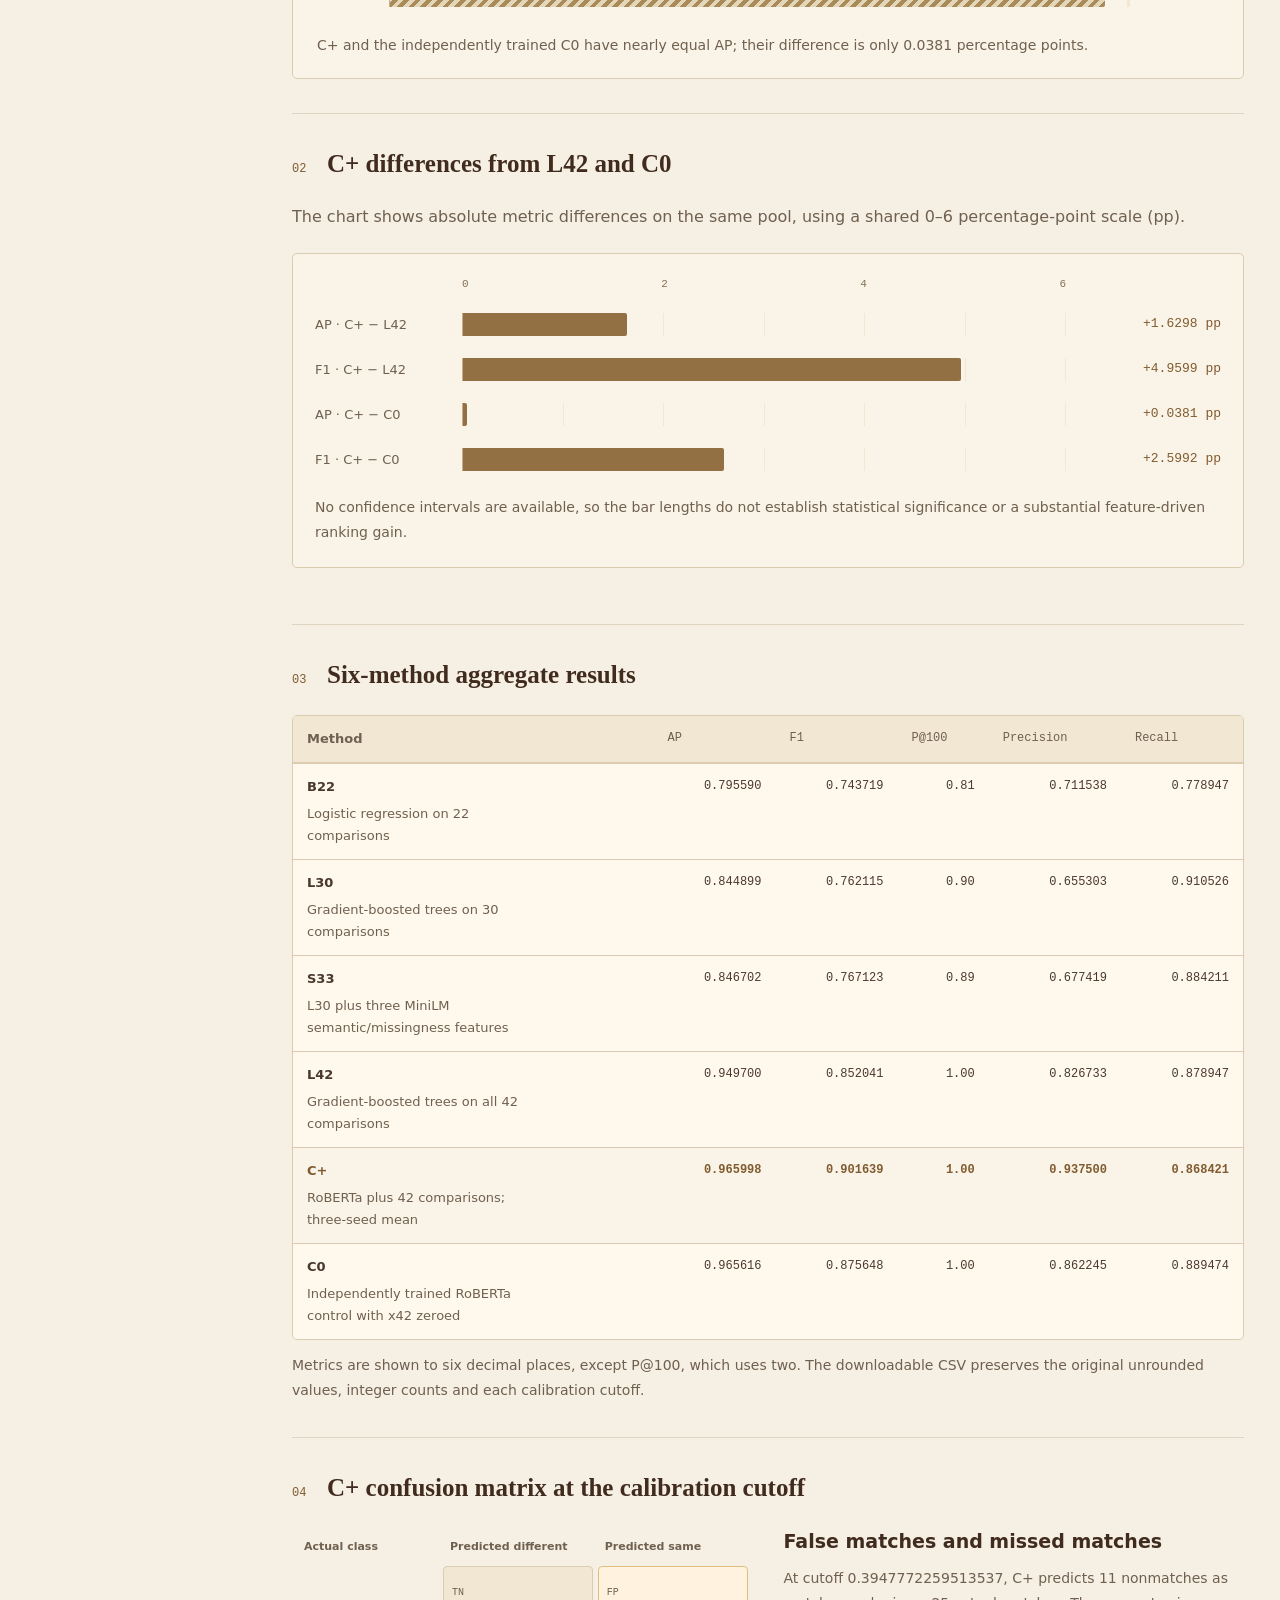
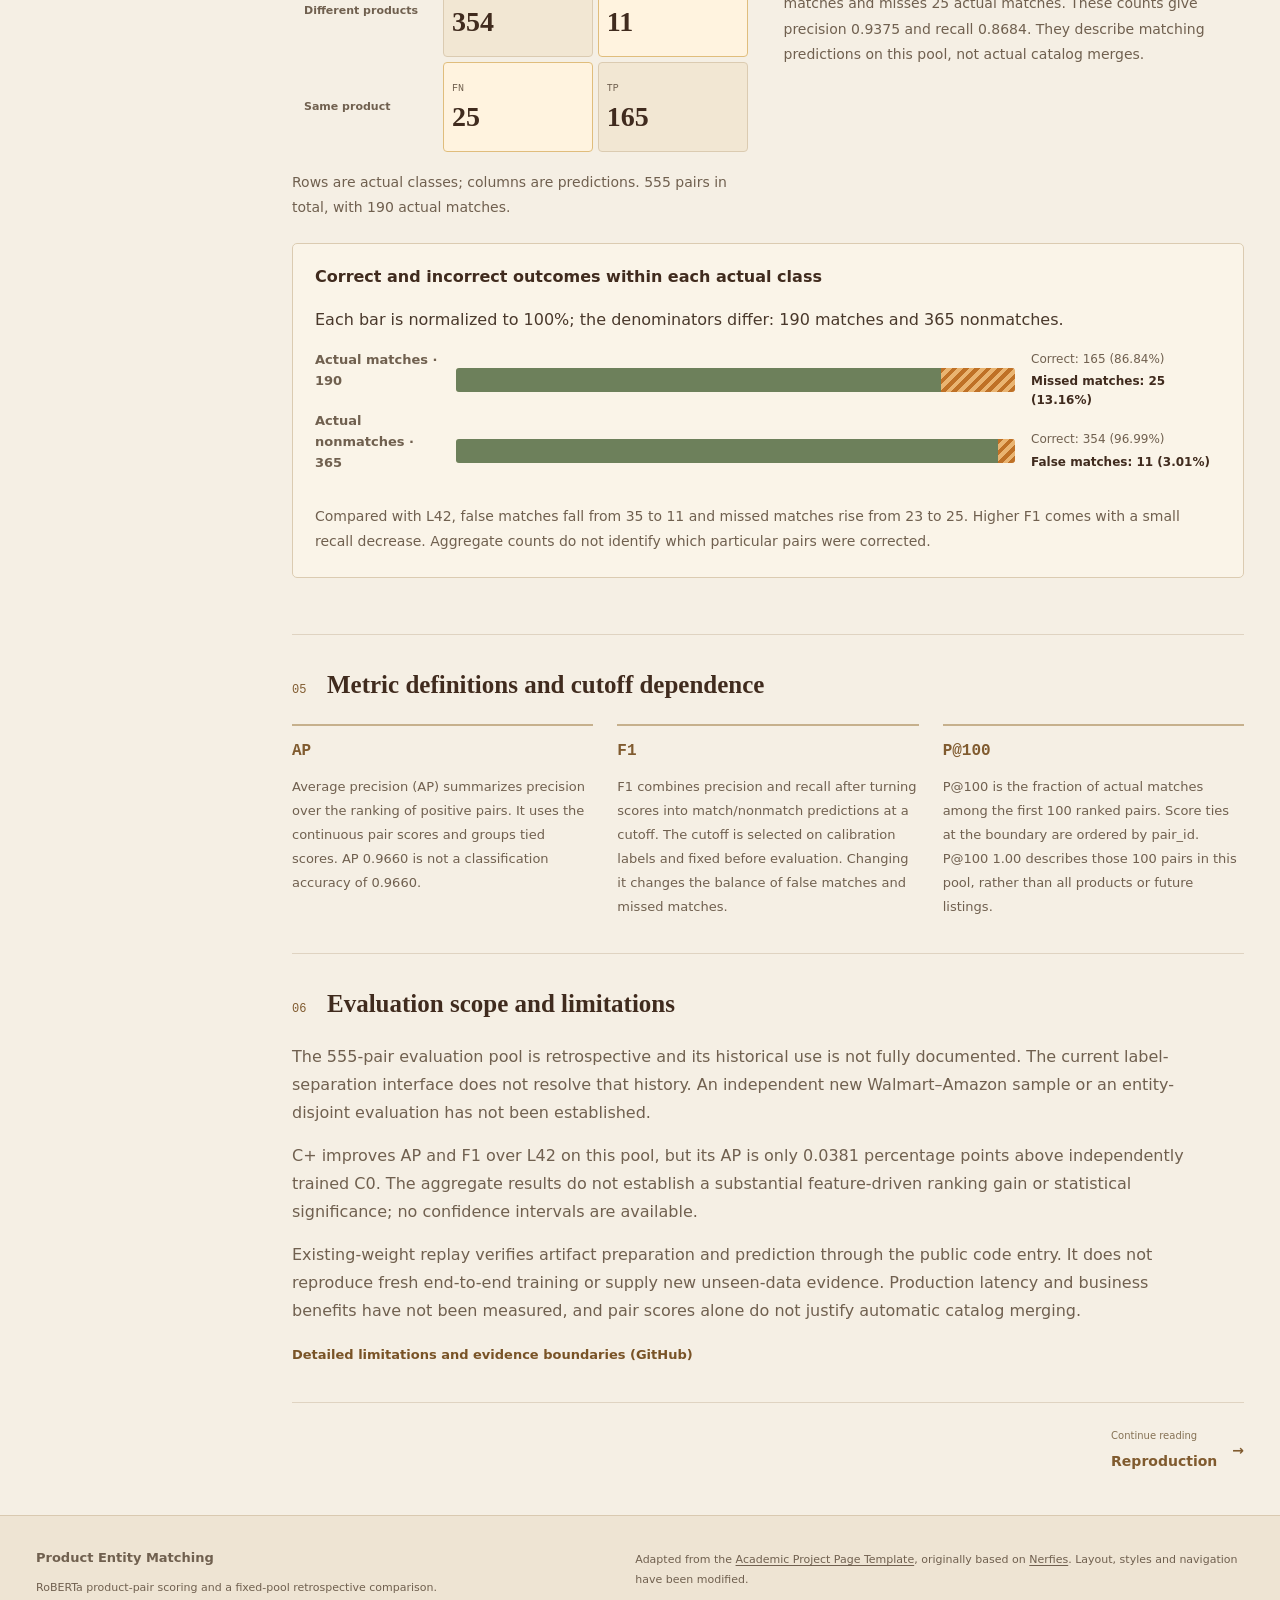
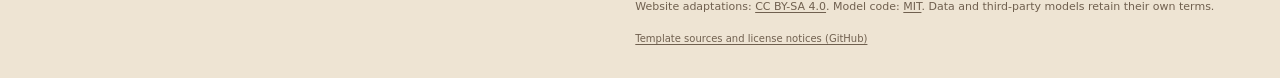
<file: showcase/en/results.html>
<!DOCTYPE html>
<html lang="en">
<head>
  <meta charset="utf-8">
  <meta name="viewport" content="width=device-width, initial-scale=1">
  <meta name="description" content="Six-method aggregate comparison, calibrated C+ confusion counts and limits of the fixed retrospective evaluation.">
  <meta name="theme-color" content="#f5efe4">
  <title>Results · Product Entity Matching</title>
  <link rel="icon" type="image/svg+xml" href="../assets/favicon.svg">
  <link rel="alternate" hreflang="en" href="../en/results.html">
  <link rel="alternate" hreflang="zh-CN" href="../zh-CN/results.html">
  <link rel="stylesheet" href="../assets/vendor/bulma.min.css">
  <link rel="stylesheet" href="../assets/academic.css">
  <link rel="stylesheet" href="../assets/site.css?v=69e3b7c30cd8">
  <script defer src="../assets/site.js?v=69e3b7c30cd8"></script>
</head>
<body data-page="results" data-language="en">
  <a class="skip-link" href="#main-content">Skip to main content</a>
  <header class="site-header">
    <div class="header-inner">
      <a class="brand" href="index.html" aria-label="Product Entity Matching"><span class="brand-mark" aria-hidden="true">↔</span><span>Product matching</span></a>
      <nav aria-label="Main navigation"><a class="nav-link" href="index.html">Overview</a><a class="nav-link" href="method.html">Data &amp; method</a><a class="nav-link" href="results.html" aria-current="page">Results</a><a class="nav-link" href="reproduce.html">Reproduction</a></nav>
      <a class="language-link" href="../zh-CN/results.html" lang="zh-CN" hreflang="zh-CN" aria-label="Read this page in Simplified Chinese">🇨🇳 简体中文</a>
    </div>
  </header>
  <div class="report-layout">
    <aside class="report-sidebar"><p class="toc-label">On this page</p><nav aria-label="Page contents"><a href="#comparison"><span>01</span>AP ranking and F1 at calibrated cutoffs</a><a href="#gains"><span>02</span>C+ differences from L42 and C0</a><a href="#full-table"><span>03</span>Six-method aggregate results</a><a href="#confusion"><span>04</span>C+ confusion matrix at the calibration cutoff</a><a href="#metrics"><span>05</span>Metric definitions and cutoff dependence</a><a href="#limitations"><span>06</span>Evaluation scope and limitations</a></nav></aside>
    <main id="main-content" tabindex="-1">
      <!-- Publication header and resource links adapted from the Academic template. -->
      <section class="hero publication-header" id="intro">
        <div class="hero-body">
          <div class="container">
            <p class="eyebrow">Fixed-pool comparison</p>
            <h1 class="title is-1 publication-title">Retrospective results on 555 product pairs</h1>
            <p class="hero-description">Six methods are compared on the same 555 product pairs. The final model C+ combines RoBERTa with comparison features; C0 is an independently trained control with those features set to zero. Compare ranking quality, calibrated decisions and errors below.</p>
            <p class="model-definition">C+ names the final model in this project: RoBERTa with 42 comparison features, averaged across three training seeds.</p>
            <div class="publication-links"><a href="../assets/fixed-results.csv" class="external-link button is-normal is-dark" download>Download results (CSV)</a><a href="#limitations" class="external-link button is-normal is-light">Read the limitations</a></div>


          </div>
        </div>
      </section>
      <section id="comparison" class="section section-rule"><div class="container"><div class="section-heading"><span class="section-number" aria-hidden="true">01</span><h2 class="title is-3">AP ranking and F1 at calibrated cutoffs</h2></div><p class="section-intro">All six methods score the same 555-pair retrospective pool, including 190 matches. Average precision (AP) measures ranking from continuous scores; F1 combines precision and recall at each method’s own calibration cutoff. Both plot axes cover 0–1.</p><div class="comparison-guide"><h3>The six methods being compared</h3><dl class="reference-list"><div><dt>B22</dt><dd>Logistic regression on the first 22 comparison features.</dd></div><div><dt>L30</dt><dd>Gradient-boosted trees on 30 comparison features.</dd></div><div><dt>S33</dt><dd>L30 plus three fixed MiniLM text-similarity and missingness features.</dd></div><div><dt>L42</dt><dd>Gradient-boosted trees on all 42 comparisons; the strongest numerical-feature reference on this pool.</dd></div><div><dt>C+</dt><dd>RoBERTa pair encoding with 42 comparisons, averaged across three training seeds.</dd></div><div><dt>C0</dt><dd>A RoBERTa control with the comparison-feature input set to zero.</dd></div></dl><p>C0 is trained independently of C+, with all 42 comparison values zero throughout training and inference. It retains the neural dimensions and uses the six-epoch scheduler for four training epochs; the comparison uses epoch 4.</p></div><div class="metric-toolbar"><div class="metric-options" role="group" aria-label="Choose comparison metric"><a class="metric-button" role="button" href="?metric=ap#comparison" data-metric="ap" aria-pressed="false">AP</a><a class="metric-button" role="button" href="?metric=f1#comparison" data-metric="f1" aria-pressed="false">F1</a></div><p>Full axis: 0–1</p></div><figure class="metric-figure" id="plot-ap" data-metric-plot="ap" data-axis-min="0" data-axis-max="1" aria-labelledby="plot-title-ap"><h3 id="plot-title-ap">Average precision (AP)</h3><div class="chart-axis" aria-hidden="true"><span>0</span><span>0.25</span><span>0.50</span><span>0.75</span><span>1.00</span></div><div class="chart-row" data-method="B22" data-value="0.7955896908290301"><span class="chart-method">B22</span><span class="chart-track" aria-hidden="true"><span class="chart-bar" style="width:79.55896908%"></span></span><span class="chart-value">0.7956</span></div><div class="chart-row" data-method="L30" data-value="0.8448992677598707"><span class="chart-method">L30</span><span class="chart-track" aria-hidden="true"><span class="chart-bar" style="width:84.48992678%"></span></span><span class="chart-value">0.8449</span></div><div class="chart-row" data-method="S33" data-value="0.8467024327912503"><span class="chart-method">S33</span><span class="chart-track" aria-hidden="true"><span class="chart-bar" style="width:84.67024328%"></span></span><span class="chart-value">0.8467</span></div><div class="chart-row" data-method="L42" data-value="0.9496998278756492"><span class="chart-method">L42</span><span class="chart-track" aria-hidden="true"><span class="chart-bar" style="width:94.96998279%"></span></span><span class="chart-value">0.9497</span></div><div class="chart-row is-final" data-method="C+" data-value="0.9659975315302057"><span class="chart-method">C+</span><span class="chart-track" aria-hidden="true"><span class="chart-bar" style="width:96.59975315%"></span></span><span class="chart-value">0.9660</span></div><div class="chart-row is-ablation" data-method="C0" data-value="0.9656163029624927"><span class="chart-method">C0</span><span class="chart-track" aria-hidden="true"><span class="chart-bar" style="width:96.56163030%"></span></span><span class="chart-value">0.9656</span></div><figcaption class="chart-foot">C+ and the independently trained C0 have nearly equal AP; their difference is only 0.0381 percentage points.</figcaption></figure><figure class="metric-figure" id="plot-f1" data-metric-plot="f1" data-axis-min="0" data-axis-max="1" aria-labelledby="plot-title-f1"><h3 id="plot-title-f1">F1 at each method’s calibration cutoff</h3><div class="chart-axis" aria-hidden="true"><span>0</span><span>0.25</span><span>0.50</span><span>0.75</span><span>1.00</span></div><div class="chart-row" data-method="B22" data-value="0.7437185929648242"><span class="chart-method">B22</span><span class="chart-track" aria-hidden="true"><span class="chart-bar" style="width:74.37185930%"></span></span><span class="chart-value">0.7437</span></div><div class="chart-row" data-method="L30" data-value="0.7621145374449341"><span class="chart-method">L30</span><span class="chart-track" aria-hidden="true"><span class="chart-bar" style="width:76.21145374%"></span></span><span class="chart-value">0.7621</span></div><div class="chart-row" data-method="S33" data-value="0.7671232876712328"><span class="chart-method">S33</span><span class="chart-track" aria-hidden="true"><span class="chart-bar" style="width:76.71232877%"></span></span><span class="chart-value">0.7671</span></div><div class="chart-row" data-method="L42" data-value="0.8520408163265306"><span class="chart-method">L42</span><span class="chart-track" aria-hidden="true"><span class="chart-bar" style="width:85.20408163%"></span></span><span class="chart-value">0.8520</span></div><div class="chart-row is-final" data-method="C+" data-value="0.9016393442622951"><span class="chart-method">C+</span><span class="chart-track" aria-hidden="true"><span class="chart-bar" style="width:90.16393443%"></span></span><span class="chart-value">0.9016</span></div><div class="chart-row is-ablation" data-method="C0" data-value="0.8756476683937824"><span class="chart-method">C0</span><span class="chart-track" aria-hidden="true"><span class="chart-bar" style="width:87.56476684%"></span></span><span class="chart-value">0.8756</span></div><figcaption class="chart-foot">Each F1 value uses that method’s calibration cutoff; the bars show no confidence intervals.</figcaption></figure><noscript><p class="noscript-note">Both complete plots remain visible when JavaScript is disabled.</p></noscript></div></section><section id="gains" class="section section-rule"><div class="container"><div class="section-heading"><span class="section-number" aria-hidden="true">02</span><h2 class="title is-3">C+ differences from L42 and C0</h2></div><p class="section-intro">The chart shows absolute metric differences on the same pool, using a shared 0–6 percentage-point scale (pp).</p><figure class="delta-chart" data-axis-min="0" data-axis-max="6"><div class="chart-axis delta-axis"><span>0</span><span>2</span><span>4</span><span>6</span></div><div class="delta-row" data-delta-reference="L42" data-delta-metric="ap" data-value="1.6297703654556517"><span>AP · C+ − L42</span><span class="delta-track" aria-hidden="true"><span class="delta-bar" style="width:27.16283942%"></span></span><strong>+1.6298 pp</strong></div><div class="delta-row" data-delta-reference="L42" data-delta-metric="f1" data-value="4.959852793576447"><span>F1 · C+ − L42</span><span class="delta-track" aria-hidden="true"><span class="delta-bar" style="width:82.66421323%"></span></span><strong>+4.9599 pp</strong></div><div class="delta-row" data-delta-reference="C0" data-delta-metric="ap" data-value="0.03812285677130545"><span>AP · C+ − C0</span><span class="delta-track" aria-hidden="true"><span class="delta-bar" style="width:0.63538095%"></span></span><strong>+0.0381 pp</strong></div><div class="delta-row" data-delta-reference="C0" data-delta-metric="f1" data-value="2.59916758685127"><span>F1 · C+ − C0</span><span class="delta-track" aria-hidden="true"><span class="delta-bar" style="width:43.31945978%"></span></span><strong>+2.5992 pp</strong></div><figcaption class="caption">No confidence intervals are available, so the bar lengths do not establish statistical significance or a substantial feature-driven ranking gain.</figcaption></figure></div></section><section id="full-table" class="section section-rule"><div class="container"><div class="section-heading"><span class="section-number" aria-hidden="true">03</span><h2 class="title is-3">Six-method aggregate results</h2></div><div class="table-wrap"><table class="table" id="results-table"><thead><tr><th scope="col">Method</th><th scope="col" class="numeric">AP</th><th scope="col" class="numeric">F1</th><th scope="col" class="numeric">P@100</th><th scope="col" class="numeric">Precision</th><th scope="col" class="numeric">Recall</th></tr></thead><tbody><tr data-method="B22"><th scope="row">B22<span class="method-description">Logistic regression on 22 comparisons</span></th><td class="numeric" data-metric="ap" data-value="0.7955896908290301">0.795590</td><td class="numeric" data-metric="f1" data-value="0.7437185929648242">0.743719</td><td class="numeric" data-metric="p_at_100" data-value="0.81">0.81</td><td class="numeric" data-metric="precision" data-value="0.7115384615384616">0.711538</td><td class="numeric" data-metric="recall" data-value="0.7789473684210526">0.778947</td></tr><tr data-method="L30"><th scope="row">L30<span class="method-description">Gradient-boosted trees on 30 comparisons</span></th><td class="numeric" data-metric="ap" data-value="0.8448992677598707">0.844899</td><td class="numeric" data-metric="f1" data-value="0.7621145374449341">0.762115</td><td class="numeric" data-metric="p_at_100" data-value="0.9">0.90</td><td class="numeric" data-metric="precision" data-value="0.6553030303030303">0.655303</td><td class="numeric" data-metric="recall" data-value="0.9105263157894737">0.910526</td></tr><tr data-method="S33"><th scope="row">S33<span class="method-description">L30 plus three MiniLM semantic/missingness features</span></th><td class="numeric" data-metric="ap" data-value="0.8467024327912503">0.846702</td><td class="numeric" data-metric="f1" data-value="0.7671232876712328">0.767123</td><td class="numeric" data-metric="p_at_100" data-value="0.89">0.89</td><td class="numeric" data-metric="precision" data-value="0.6774193548387096">0.677419</td><td class="numeric" data-metric="recall" data-value="0.8842105263157894">0.884211</td></tr><tr data-method="L42"><th scope="row">L42<span class="method-description">Gradient-boosted trees on all 42 comparisons</span></th><td class="numeric" data-metric="ap" data-value="0.9496998278756492">0.949700</td><td class="numeric" data-metric="f1" data-value="0.8520408163265306">0.852041</td><td class="numeric" data-metric="p_at_100" data-value="1.0">1.00</td><td class="numeric" data-metric="precision" data-value="0.8267326732673267">0.826733</td><td class="numeric" data-metric="recall" data-value="0.8789473684210526">0.878947</td></tr><tr data-method="C+" class="final-row"><th scope="row">C+<span class="method-description">RoBERTa plus 42 comparisons; three-seed mean</span></th><td class="numeric" data-metric="ap" data-value="0.9659975315302057">0.965998</td><td class="numeric" data-metric="f1" data-value="0.9016393442622951">0.901639</td><td class="numeric" data-metric="p_at_100" data-value="1.0">1.00</td><td class="numeric" data-metric="precision" data-value="0.9375">0.937500</td><td class="numeric" data-metric="recall" data-value="0.868421052631579">0.868421</td></tr><tr data-method="C0"><th scope="row">C0<span class="method-description">Independently trained RoBERTa control with x42 zeroed</span></th><td class="numeric" data-metric="ap" data-value="0.9656163029624927">0.965616</td><td class="numeric" data-metric="f1" data-value="0.8756476683937824">0.875648</td><td class="numeric" data-metric="p_at_100" data-value="1.0">1.00</td><td class="numeric" data-metric="precision" data-value="0.8622448979591837">0.862245</td><td class="numeric" data-metric="recall" data-value="0.8894736842105263">0.889474</td></tr></tbody></table></div><p class="caption">Metrics are shown to six decimal places, except P@100, which uses two. The downloadable CSV preserves the original unrounded values, integer counts and each calibration cutoff.</p></div></section><section id="confusion" class="section section-rule section-tint"><div class="container"><div class="section-heading"><span class="section-number" aria-hidden="true">04</span><h2 class="title is-3">C+ confusion matrix at the calibration cutoff</h2></div><div class="matrix-and-note"><figure><table class="confusion-matrix" aria-label="C+ confusion matrix at the calibration cutoff"><thead><tr><th scope="col">Actual class</th><th scope="col">Predicted different</th><th scope="col">Predicted same</th></tr></thead><tbody><tr><th scope="row">Different products</th><td data-confusion="tn"><span class="matrix-code">TN</span><span class="matrix-value">354</span></td><td data-confusion="fp" class="error"><span class="matrix-code">FP</span><span class="matrix-value">11</span></td></tr><tr><th scope="row">Same product</th><td data-confusion="fn" class="error"><span class="matrix-code">FN</span><span class="matrix-value">25</span></td><td data-confusion="tp"><span class="matrix-code">TP</span><span class="matrix-value">165</span></td></tr></tbody></table><figcaption class="caption">Rows are actual classes; columns are predictions. 555 pairs in total, with 190 actual matches.</figcaption></figure><div class="prose"><h3>False matches and missed matches</h3><p>At cutoff 0.3947772259513537, C+ predicts 11 nonmatches as matches and misses 25 actual matches. These counts give precision 0.9375 and recall 0.8684. They describe matching predictions on this pool, not actual catalog merges.</p></div></div><div class="outcome-chart"><h3>Correct and incorrect outcomes within each actual class</h3><p>Each bar is normalized to 100%; the denominators differ: 190 matches and 365 nonmatches.</p><div class="outcome-row" data-outcome="positive"><h3>Actual matches · 190</h3><div class="outcome-bar" aria-hidden="true"><span class="outcome-correct" style="width:86.84210526%"></span><span class="outcome-error" style="width:13.15789474%"></span></div><div class="outcome-labels"><span>Correct: 165 (86.84%)</span><strong>Missed matches: 25 (13.16%)</strong></div></div><div class="outcome-row" data-outcome="negative"><h3>Actual nonmatches · 365</h3><div class="outcome-bar" aria-hidden="true"><span class="outcome-correct" style="width:96.98630137%"></span><span class="outcome-error" style="width:3.01369863%"></span></div><div class="outcome-labels"><span>Correct: 354 (96.99%)</span><strong>False matches: 11 (3.01%)</strong></div></div><p class="caption">Compared with L42, false matches fall from 35 to 11 and missed matches rise from 23 to 25. Higher F1 comes with a small recall decrease. Aggregate counts do not identify which particular pairs were corrected.</p></div></div></section><section id="metrics" class="section section-rule"><div class="container"><div class="section-heading"><span class="section-number" aria-hidden="true">05</span><h2 class="title is-3">Metric definitions and cutoff dependence</h2></div><div class="metric-definition-list"><article><h3>AP</h3><p>Average precision (AP) summarizes precision over the ranking of positive pairs. It uses the continuous pair scores and groups tied scores. AP 0.9660 is not a classification accuracy of 0.9660.</p></article><article><h3>F1</h3><p>F1 combines precision and recall after turning scores into match/nonmatch predictions at a cutoff. The cutoff is selected on calibration labels and fixed before evaluation. Changing it changes the balance of false matches and missed matches.</p></article><article><h3>P@100</h3><p>P@100 is the fraction of actual matches among the first 100 ranked pairs. Score ties at the boundary are ordered by pair_id. P@100 1.00 describes those 100 pairs in this pool, rather than all products or future listings.</p></article></div></div></section><section id="limitations" class="section section-rule section-tint"><div class="container"><div class="section-heading"><span class="section-number" aria-hidden="true">06</span><h2 class="title is-3">Evaluation scope and limitations</h2></div><div class="prose"><p>The 555-pair evaluation pool is retrospective and its historical use is not fully documented. The current label-separation interface does not resolve that history. An independent new Walmart–Amazon sample or an entity-disjoint evaluation has not been established.</p><p>C+ improves AP and F1 over L42 on this pool, but its AP is only 0.0381 percentage points above independently trained C0. The aggregate results do not establish a substantial feature-driven ranking gain or statistical significance; no confidence intervals are available.</p><p>Existing-weight replay verifies artifact preparation and prediction through the public code entry. It does not reproduce fresh end-to-end training or supply new unseen-data evidence. Production latency and business benefits have not been measured, and pair scores alone do not justify automatic catalog merging.</p><a href="https://github.com/Yemyu/product-entity-matching/blob/main/docs/LIMITATIONS.md" class="text-link">Detailed limitations and evidence boundaries (GitHub)</a></div></div></section>
      <div class="reading-next container"><a class="next-link" href="reproduce.html"><span><span class="next-eyebrow">Continue reading</span>Reproduction</span><span aria-hidden="true">→</span></a></div>
    </main>
  </div>
  <footer class="footer">
    <div class="container footer-inner">
      <div><a class="footer-project" href="index.html">Product Entity Matching</a><p>RoBERTa product-pair scoring and a fixed-pool retrospective comparison.</p></div>
      <div class="footer-credit"><p>Adapted from the <a href="https://github.com/eliahuhorwitz/Academic-project-page-template">Academic Project Page Template</a>, originally based on <a href="https://nerfies.github.io/">Nerfies</a>. Layout, styles and navigation have been modified.</p><p>Website adaptations: <a href="../LICENSE">CC BY-SA 4.0</a>. Model code: <a href="../../LICENSE">MIT</a>. Data and third-party models retain their own terms.</p><a href="https://github.com/Yemyu/product-entity-matching/blob/main/showcase/NOTICE.md">Template sources and license notices (GitHub)</a></div>
    </div>
  </footer>
</body>
</html>
</file>
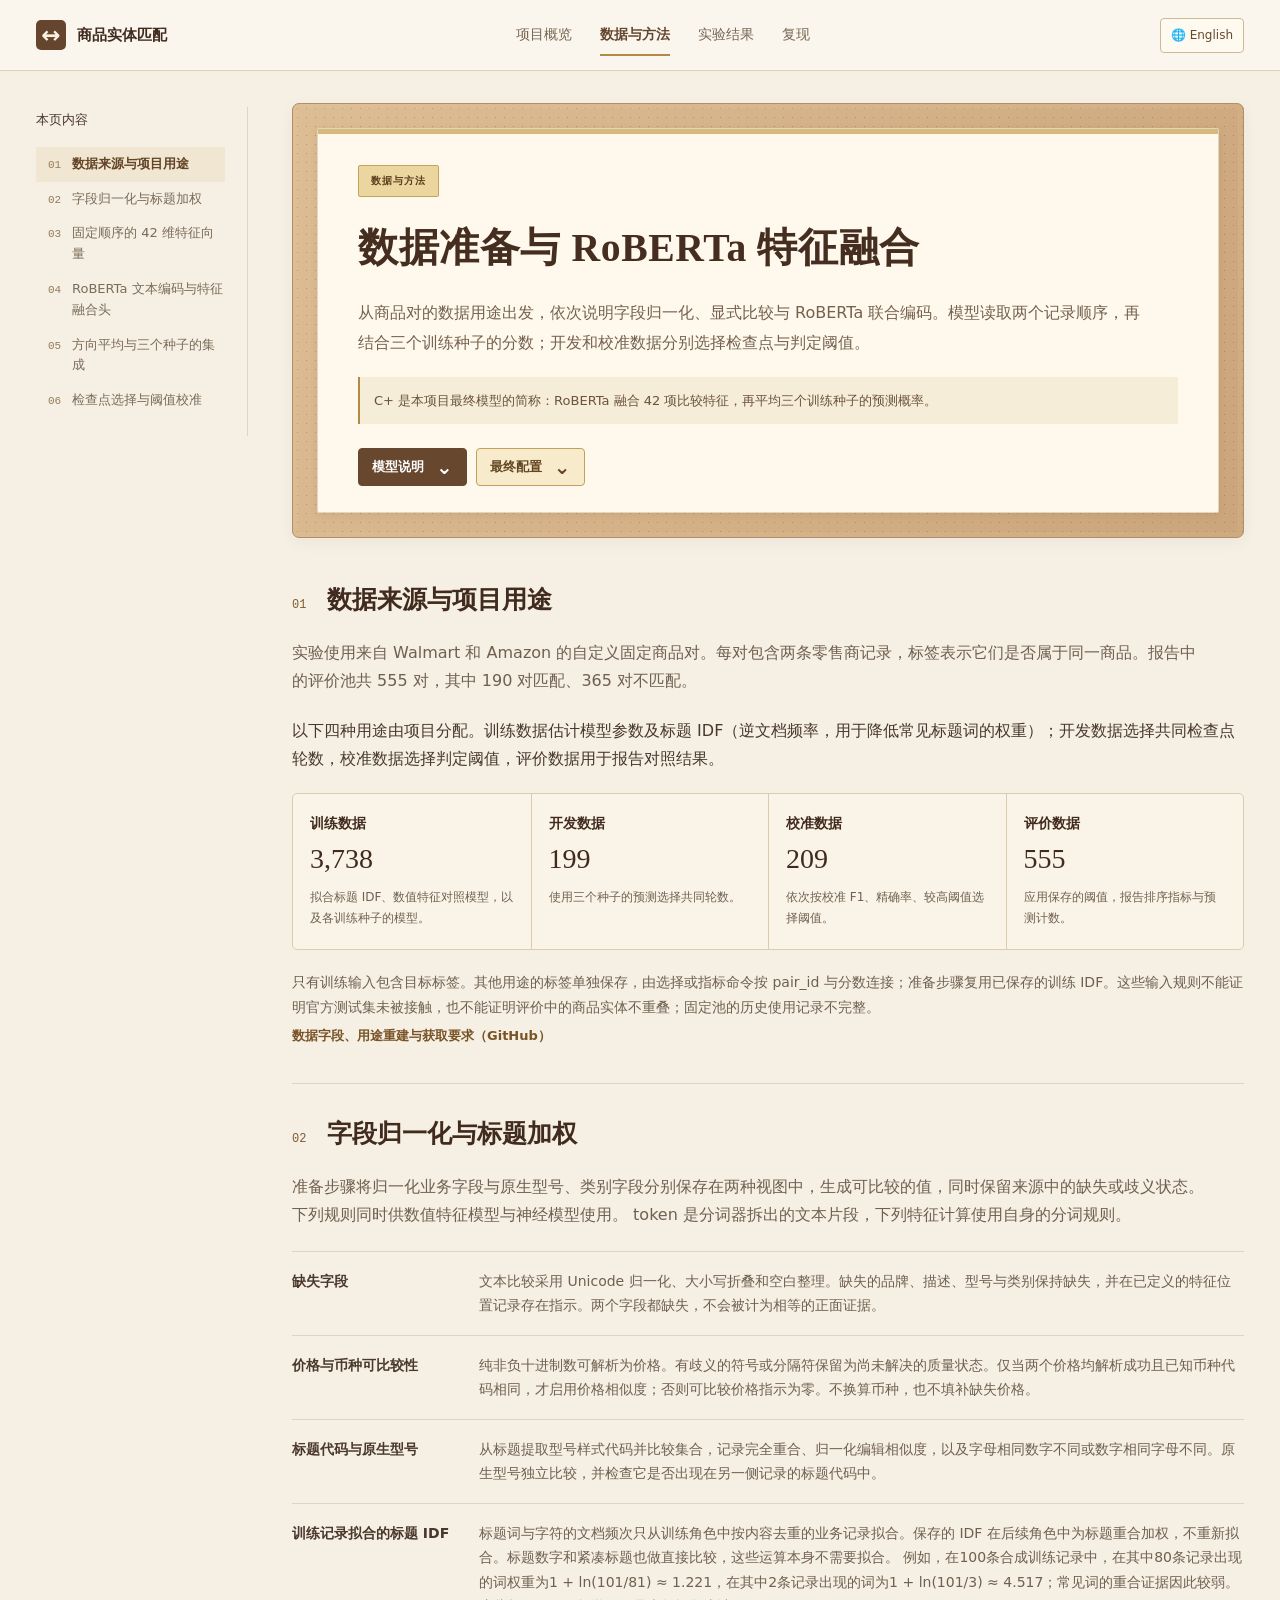
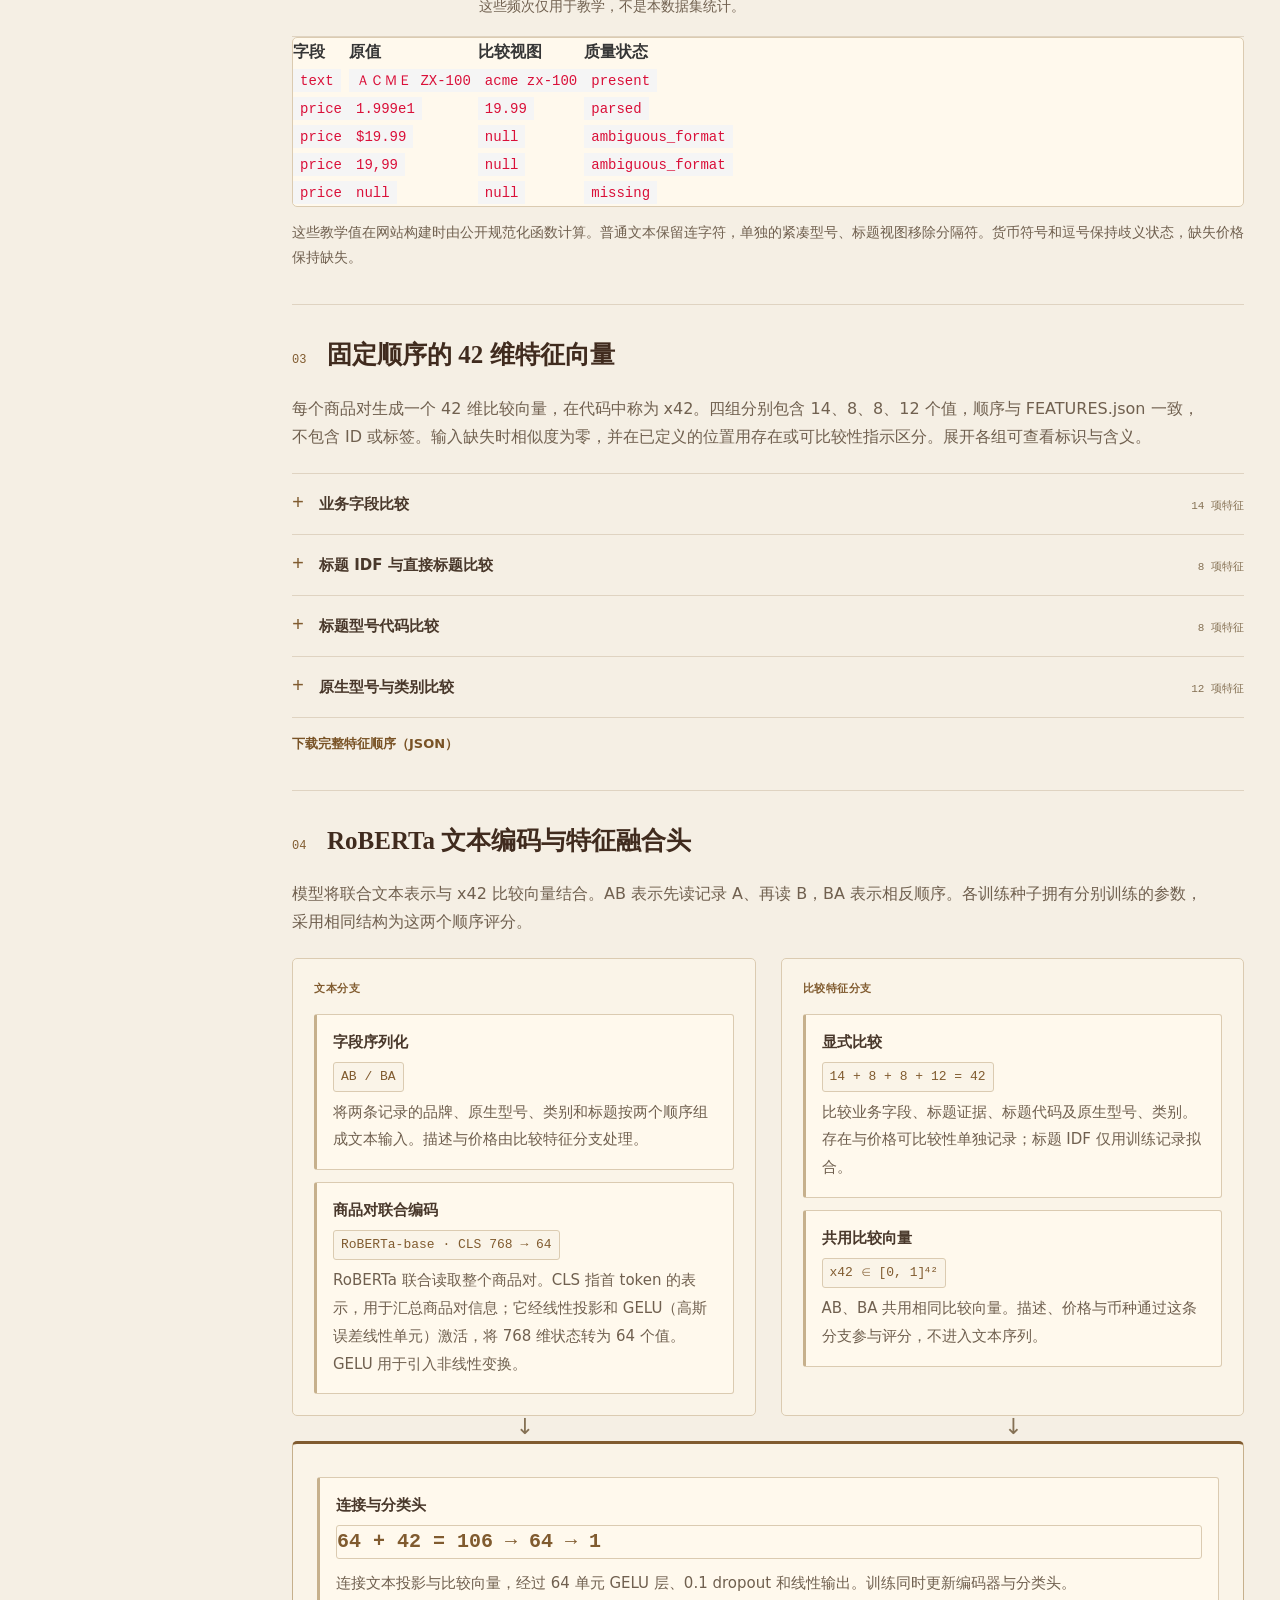
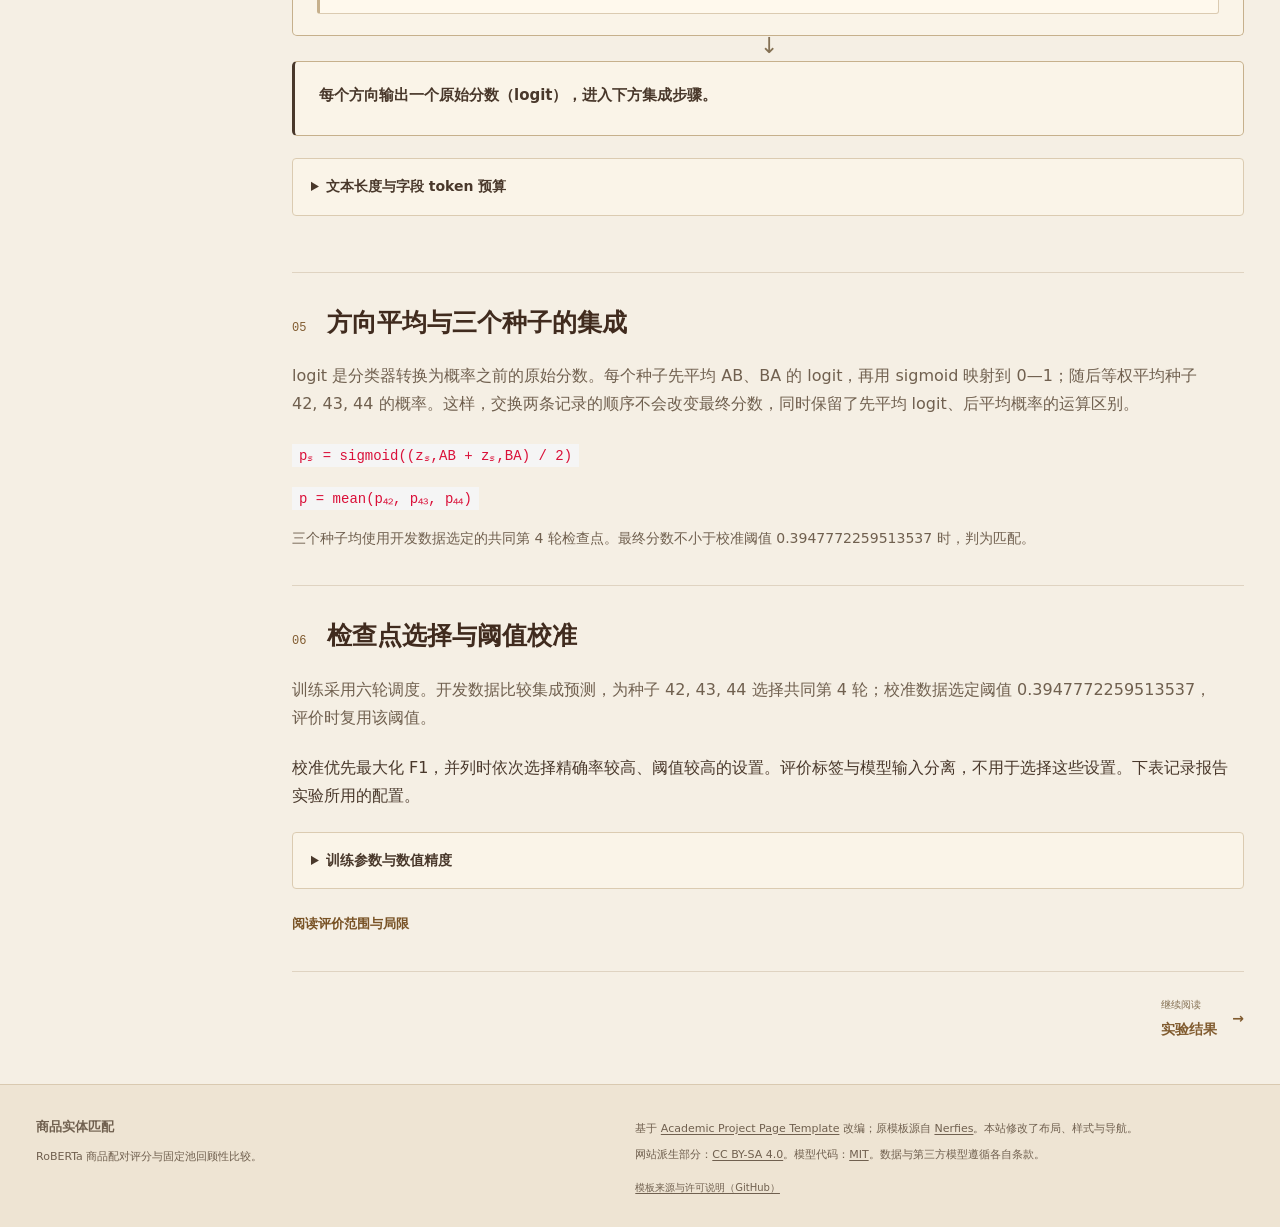
<file: showcase/zh-CN/method.html>
<!DOCTYPE html>
<html lang="zh-CN">
<head>
  <meta charset="utf-8">
  <meta name="viewport" content="width=device-width, initial-scale=1">
  <meta name="description" content="数据来源与用途、归一化、42 项比较、RoBERTa 融合、集成与校准。">
  <meta name="theme-color" content="#f5efe4">
  <title>数据与方法 · 商品实体匹配</title>
  <link rel="icon" type="image/svg+xml" href="../assets/favicon.svg">
  <link rel="alternate" hreflang="en" href="../en/method.html">
  <link rel="alternate" hreflang="zh-CN" href="../zh-CN/method.html">
  <link rel="stylesheet" href="../assets/vendor/bulma.min.css">
  <link rel="stylesheet" href="../assets/academic.css">
  <link rel="stylesheet" href="../assets/site.css?v=69e3b7c30cd8">
  <script defer src="../assets/site.js?v=69e3b7c30cd8"></script>
</head>
<body data-page="method" data-language="zh-CN">
  <a class="skip-link" href="#main-content">跳到正文</a>
  <header class="site-header">
    <div class="header-inner">
      <a class="brand" href="index.html" aria-label="商品实体匹配"><span class="brand-mark" aria-hidden="true">↔</span><span>商品实体匹配</span></a>
      <nav aria-label="主导航"><a class="nav-link" href="index.html">项目概览</a><a class="nav-link" href="method.html" aria-current="page">数据与方法</a><a class="nav-link" href="results.html">实验结果</a><a class="nav-link" href="reproduce.html">复现</a></nav>
      <a class="language-link" href="../en/method.html" lang="en" hreflang="en" aria-label="以英文阅读当前页面">🌐 English</a>
    </div>
  </header>
  <div class="report-layout">
    <aside class="report-sidebar"><p class="toc-label">本页内容</p><nav aria-label="页内目录"><a href="#roles"><span>01</span>数据来源与项目用途</a><a href="#processing"><span>02</span>字段归一化与标题加权</a><a href="#features"><span>03</span>固定顺序的 42 维特征向量</a><a href="#architecture"><span>04</span>RoBERTa 文本编码与特征融合头</a><a href="#aggregation"><span>05</span>方向平均与三个种子的集成</a><a href="#configuration"><span>06</span>检查点选择与阈值校准</a></nav></aside>
    <main id="main-content" tabindex="-1">
      <!-- Publication header and resource links adapted from the Academic template. -->
      <section class="hero publication-header" id="intro">
        <div class="hero-body">
          <div class="container">
            <p class="eyebrow">数据与方法</p>
            <h1 class="title is-1 publication-title">数据准备与 RoBERTa 特征融合</h1>
            <p class="hero-description">从商品对的数据用途出发，依次说明字段归一化、显式比较与 RoBERTa 联合编码。模型读取两个记录顺序，再结合三个训练种子的分数；开发和校准数据分别选择检查点与判定阈值。</p>
            <p class="model-definition">C+ 是本项目最终模型的简称：RoBERTa 融合 42 项比较特征，再平均三个训练种子的预测概率。</p>
            <div class="publication-links"><a id="model-toggle" href="#model-panel" role="button" class="button resource-toggle is-dark" data-resource-toggle="model" aria-controls="model-panel" aria-expanded="true">模型说明<span class="resource-chevron" aria-hidden="true">⌄</span></a><a id="config-toggle" href="#config-panel" role="button" class="button resource-toggle is-light" data-resource-toggle="config" aria-controls="config-panel" aria-expanded="true">最终配置<span class="resource-chevron" aria-hidden="true">⌄</span></a></div>
            <div class="resource-panels"><section id="model-panel" class="resource-panel" data-resource-panel="model" aria-labelledby="model-panel-title"><h2 id="model-panel-title">模型说明</h2><p>C+ 是本项目最终模型的简称：RoBERTa 融合 42 项比较特征，再平均三个训练种子的预测概率。</p><div class="resource-summary-grid"><article><h3>输入</h3><p>一对零售商记录。标题、品牌、原生型号和类别组成文本输入；描述、价格、币种及缺失状态通过比较特征参与评分。</p></article><article><h3>模型结构</h3><p>RoBERTa 联合编码商品对，将 768 维表示投影为 64 个值，与 42 项比较连接。106 → 64 → 1 的分类头输出一个原始分数，称为 logit。</p></article><article><h3>评分与判断</h3><p>AB、BA 表示两个记录顺序。每个种子先平均它们的 logit，再计算 sigmoid；随后等权平均种子 42, 43, 44 的概率。最终分数不小于 0.3947772259513537 时判为匹配。</p></article></div><div class="resource-reading-links"><a href="#architecture" class="text-link">查看结构图</a><a href="#features" class="text-link">查看 42 项特征</a></div><p class="caption"><a href="results.html#limitations" class="text-link">阅读评价范围与局限</a></p></section><section id="config-panel" class="resource-panel" data-resource-panel="config" aria-labelledby="config-panel-title"><h2 id="config-panel-title">最终配置</h2><p>训练采用六轮调度。开发数据比较集成预测，为种子 42, 43, 44 选择共同第 4 轮；校准数据选定阈值 0.3947772259513537，评价时复用该阈值。</p><div class="table-wrap config-table"><table class="table"><tbody><tr><th scope="row" class="config-key">骨干模型版本</th><td class="config-value">e2da8e2f811d1448a5b465c236feacd80ffbac7b</td></tr><tr><th scope="row" class="config-key">训练种子</th><td class="config-value">42, 43, 44</td></tr><tr><th scope="row" class="config-key">选定轮数</th><td class="config-value">4</td></tr><tr><th scope="row" class="config-key">微批量 / 有效批量</th><td class="config-value">2 / 16</td></tr><tr><th scope="row" class="config-key">编码器 / 输出层学习率</th><td class="config-value">2e-05 / 0.0002</td></tr><tr><th scope="row" class="config-key">调度轮数 / 预热比例</th><td class="config-value">6 / 0.1</td></tr><tr><th scope="row" class="config-key">权重衰减 / 梯度裁剪</th><td class="config-value">0.01 / 1.0</td></tr><tr><th scope="row" class="config-key">Dropout</th><td class="config-value">0.1</td></tr><tr><th scope="row" class="config-key">训练精度</th><td class="config-value">编码器计算使用 BF16（bfloat16，16 位浮点格式）；参数和分类头使用 FP32（32 位浮点格式）</td></tr><tr><th scope="row" class="config-key">推断精度</th><td class="config-value">FP32（32 位浮点格式）</td></tr></tbody></table></div><p class="resource-cutoff"><strong>校准阈值</strong><code>0.3947772259513537</code></p><details class="checkpoint-details"><summary>检查点身份（SHA-256）</summary><p>哈希用于核对本地权重是否对应这些检查点。公开仓库不分发模型权重。</p><ul><li><strong>种子 42</strong><span>496,468,908 bytes</span><code>52eaebccc61b74ce50268c11af9c65b50b7b71c354a0b60817870e902048cdd9</code></li><li><strong>种子 43</strong><span>496,468,908 bytes</span><code>926d69653daabb941dab6eb213376ea4a2f850267c3b770e586e8ffaef414fd5</code></li><li><strong>种子 44</strong><span>496,468,908 bytes</span><code>d68636be2327bacdb5d3557e553488efd1ab8fa4326064bab96c81a8250cef35</code></li></ul></details></section></div>

          </div>
        </div>
      </section>
      <section id="roles" class="section section-rule section-tint"><div class="container"><div class="section-heading"><span class="section-number" aria-hidden="true">01</span><h2 class="title is-3">数据来源与项目用途</h2></div><p class="section-intro">实验使用来自 Walmart 和 Amazon 的自定义固定商品对。每对包含两条零售商记录，标签表示它们是否属于同一商品。报告中的评价池共 555 对，其中 190 对匹配、365 对不匹配。</p><p>以下四种用途由项目分配。训练数据估计模型参数及标题 IDF（逆文档频率，用于降低常见标题词的权重）；开发数据选择共同检查点轮数，校准数据选择判定阈值，评价数据用于报告对照结果。</p><div class="role-list"><article class="role-item"><h3>训练数据</h3><p class="role-count" data-source="roles.fit">3,738</p><p>拟合标题 IDF、数值特征对照模型，以及各训练种子的模型。</p></article><article class="role-item"><h3>开发数据</h3><p class="role-count" data-source="roles.dev">199</p><p>使用三个种子的预测选择共同轮数。</p></article><article class="role-item"><h3>校准数据</h3><p class="role-count" data-source="roles.calibration">209</p><p>依次按校准 F1、精确率、较高阈值选择阈值。</p></article><article class="role-item"><h3>评价数据</h3><p class="role-count" data-source="roles.evaluation">555</p><p>应用保存的阈值，报告排序指标与预测计数。</p></article></div><p class="caption">只有训练输入包含目标标签。其他用途的标签单独保存，由选择或指标命令按 pair_id 与分数连接；准备步骤复用已保存的训练 IDF。这些输入规则不能证明官方测试集未被接触，也不能证明评价中的商品实体不重叠；固定池的历史使用记录不完整。</p><a href="https://github.com/Yemyu/product-entity-matching/blob/main/docs/zh-CN/DATA_CARD.md" class="text-link">数据字段、用途重建与获取要求（GitHub）</a></div></section><section id="processing" class="section section-rule"><div class="container"><div class="section-heading"><span class="section-number" aria-hidden="true">02</span><h2 class="title is-3">字段归一化与标题加权</h2></div><p class="section-intro">准备步骤将归一化业务字段与原生型号、类别字段分别保存在两种视图中，生成可比较的值，同时保留来源中的缺失或歧义状态。下列规则同时供数值特征模型与神经模型使用。 token 是分词器拆出的文本片段，下列特征计算使用自身的分词规则。</p><ul class="processing-list"><li><strong>缺失字段</strong><p>文本比较采用 Unicode 归一化、大小写折叠和空白整理。缺失的品牌、描述、型号与类别保持缺失，并在已定义的特征位置记录存在指示。两个字段都缺失，不会被计为相等的正面证据。</p></li><li><strong>价格与币种可比较性</strong><p>纯非负十进制数可解析为价格。有歧义的符号或分隔符保留为尚未解决的质量状态。仅当两个价格均解析成功且已知币种代码相同，才启用价格相似度；否则可比较价格指示为零。不换算币种，也不填补缺失价格。</p></li><li><strong>标题代码与原生型号</strong><p>从标题提取型号样式代码并比较集合，记录完全重合、归一化编辑相似度，以及字母相同数字不同或数字相同字母不同。原生型号独立比较，并检查它是否出现在另一侧记录的标题代码中。</p></li><li><strong>训练记录拟合的标题 IDF</strong><p>标题词与字符的文档频次只从训练角色中按内容去重的业务记录拟合。保存的 IDF 在后续角色中为标题重合加权，不重新拟合。标题数字和紧凑标题也做直接比较，这些运算本身不需要拟合。 例如，在100条合成训练记录中，在其中80条记录出现的词权重为1 + ln(101/81) ≈ 1.221，在其中2条记录出现的词为1 + ln(101/3) ≈ 4.517；常见词的重合证据因此较弱。这些频次仅用于教学，不是本数据集统计。</p></li></ul><div class="table-wrap"><table><thead><tr><th scope="col">字段</th><th scope="col">原值</th><th scope="col">比较视图</th><th scope="col">质量状态</th></tr></thead><tbody><tr><th scope="row"><code>text</code></th><td><code>ＡＣＭＥ  ZX-100</code></td><td><code>acme zx-100</code></td><td><code>present</code></td></tr><tr><th scope="row"><code>price</code></th><td><code>1.999e1</code></td><td><code>19.99</code></td><td><code>parsed</code></td></tr><tr><th scope="row"><code>price</code></th><td><code>$19.99</code></td><td><code>null</code></td><td><code>ambiguous_format</code></td></tr><tr><th scope="row"><code>price</code></th><td><code>19,99</code></td><td><code>null</code></td><td><code>ambiguous_format</code></td></tr><tr><th scope="row"><code>price</code></th><td><code>null</code></td><td><code>null</code></td><td><code>missing</code></td></tr></tbody></table></div><p class="caption">这些教学值在网站构建时由公开规范化函数计算。普通文本保留连字符，单独的紧凑型号、标题视图移除分隔符。货币符号和逗号保持歧义状态，缺失价格保持缺失。</p></div></section><section id="features" class="section section-rule"><div class="container"><div class="section-heading"><span class="section-number" aria-hidden="true">03</span><h2 class="title is-3">固定顺序的 42 维特征向量</h2></div><p class="section-intro">每个商品对生成一个 42 维比较向量，在代码中称为 x42。四组分别包含 14、8、8、12 个值，顺序与 FEATURES.json 一致，不包含 ID 或标签。输入缺失时相似度为零，并在已定义的位置用存在或可比较性指示区分。展开各组可查看标识与含义。</p><div class="feature-groups"><details id="feature-group-1"><summary>业务字段比较<span class="feature-count">14 项特征</span></summary><p class="feature-note">14 个值比较标题和描述 token、品牌一致性、数字 token、标题长度与价格。存在指示和价格可比较性区分不可用信息与计算得到的相似度。</p><ul><li data-feature-index="0"><code>title_token_jaccard</code><span class="feature-meaning">标题词语重合度</span></li><li data-feature-index="1"><code>title_char_jaccard</code><span class="feature-meaning">标题字符重合度</span></li><li data-feature-index="2"><code>description_token_jaccard</code><span class="feature-meaning">描述词语重合度</span></li><li data-feature-index="3"><code>description_both_present</code><span class="feature-meaning">两条描述均存在</span></li><li data-feature-index="4"><code>brand_equal</code><span class="feature-meaning">品牌相同</span></li><li data-feature-index="5"><code>brand_both_present</code><span class="feature-meaning">两条品牌均存在</span></li><li data-feature-index="6"><code>brand_missing_any</code><span class="feature-meaning">任一品牌缺失</span></li><li data-feature-index="7"><code>numeric_token_jaccard</code><span class="feature-meaning">数字token重合度</span></li><li data-feature-index="8"><code>numeric_tokens_both_present</code><span class="feature-meaning">两组数字token均存在</span></li><li data-feature-index="9"><code>title_length_ratio</code><span class="feature-meaning">标题长度比</span></li><li data-feature-index="10"><code>price_both_parsed</code><span class="feature-meaning">两条价格均可解析</span></li><li data-feature-index="11"><code>price_currency_equal</code><span class="feature-meaning">币种相同</span></li><li data-feature-index="12"><code>price_comparable</code><span class="feature-meaning">价格可比较</span></li><li data-feature-index="13"><code>price_similarity</code><span class="feature-meaning">价格相似度</span></li></ul></details><details id="feature-group-2"><summary>标题 IDF 与直接标题比较<span class="feature-count">8 项特征</span></summary><p class="feature-note">8 个值包含四项 IDF 加权标题相似度，以及字母数字混合 token、数字 token、数字存在和紧凑标题相等的四项直接比较。只有 IDF 状态需要从训练记录拟合。</p><ul><li data-feature-index="14"><code>title_word_idf_cosine</code><span class="feature-meaning">标题词语IDF余弦相似度</span></li><li data-feature-index="15"><code>title_word_idf_containment</code><span class="feature-meaning">标题词语IDF包含度</span></li><li data-feature-index="16"><code>title_char3_idf_cosine</code><span class="feature-meaning">标题字符三元组IDF余弦相似度</span></li><li data-feature-index="17"><code>title_compact_char3_idf_cosine</code><span class="feature-meaning">紧凑标题字符三元组IDF余弦相似度</span></li><li data-feature-index="18"><code>title_alphanumeric_jaccard</code><span class="feature-meaning">标题字母数字token重合度</span></li><li data-feature-index="19"><code>title_number_jaccard</code><span class="feature-meaning">标题数字重合度</span></li><li data-feature-index="20"><code>title_numbers_both_present</code><span class="feature-meaning">两组标题数字均存在</span></li><li data-feature-index="21"><code>title_compact_exact</code><span class="feature-meaning">紧凑标题完全相同</span></li></ul></details><details id="feature-group-3"><summary>标题型号代码比较<span class="feature-count">8 项特征</span></summary><p class="feature-note">8 个值比较从标题提取的型号样式代码，覆盖缺失、完全重合、集合重合、最佳编辑相似度，以及字母和数字部分的差异。</p><ul><li data-feature-index="22"><code>code_left_missing_or_right_missing</code><span class="feature-meaning">任一标题代码缺失</span></li><li data-feature-index="23"><code>code_both_present</code><span class="feature-meaning">两条标题代码均存在</span></li><li data-feature-index="24"><code>code_exact_overlap</code><span class="feature-meaning">标题代码完全重合</span></li><li data-feature-index="25"><code>code_set_jaccard</code><span class="feature-meaning">标题代码集合重合度</span></li><li data-feature-index="26"><code>code_best_edit_similarity</code><span class="feature-meaning">最佳标题代码编辑相似度</span></li><li data-feature-index="27"><code>code_same_letters_different_digits</code><span class="feature-meaning">字母相同而数字不同</span></li><li data-feature-index="28"><code>code_same_digits_different_letters</code><span class="feature-meaning">数字相同而字母不同</span></li><li data-feature-index="29"><code>code_one_edit_difference</code><span class="feature-meaning">标题代码相差一次编辑</span></li></ul></details><details id="feature-group-4"><summary>原生型号与类别比较<span class="feature-count">12 项特征</span></summary><p class="feature-note">12 个值比较原生型号与类别，包含存在、相等、编辑/字符三元组相似度，以及原生型号是否出现在另一侧标题代码中的跨字段比较。</p><ul><li data-feature-index="30"><code>native_model_missing_any</code><span class="feature-meaning">任一原生型号缺失</span></li><li data-feature-index="31"><code>native_model_both_present</code><span class="feature-meaning">两条原生型号均存在</span></li><li data-feature-index="32"><code>native_model_compact_exact</code><span class="feature-meaning">紧凑原生型号完全相同</span></li><li data-feature-index="33"><code>native_model_edit_similarity</code><span class="feature-meaning">原生型号编辑相似度</span></li><li data-feature-index="34"><code>native_model_char3_jaccard</code><span class="feature-meaning">原生型号字符三元组重合度</span></li><li data-feature-index="35"><code>native_model_same_letters_different_digits</code><span class="feature-meaning">原生型号字母相同而数字不同</span></li><li data-feature-index="36"><code>native_model_same_digits_different_letters</code><span class="feature-meaning">原生型号数字相同而字母不同</span></li><li data-feature-index="37"><code>cross_native_title_any</code><span class="feature-meaning">任一方向原生型号与标题代码重合</span></li><li data-feature-index="38"><code>cross_native_title_both</code><span class="feature-meaning">两个方向原生型号与标题代码均重合</span></li><li data-feature-index="39"><code>native_category_both_present</code><span class="feature-meaning">两条原生类别均存在</span></li><li data-feature-index="40"><code>native_category_token_jaccard</code><span class="feature-meaning">类别词语重合度</span></li><li data-feature-index="41"><code>native_category_exact</code><span class="feature-meaning">类别相同</span></li></ul></details></div><p class="caption"><a href="../../reproducibility/FEATURES.json" class="text-link" download>下载完整特征顺序（JSON）</a></p></div></section><section id="architecture" class="section section-rule section-tint"><div class="container"><div class="section-heading"><span class="section-number" aria-hidden="true">04</span><h2 class="title is-3">RoBERTa 文本编码与特征融合头</h2></div><p class="section-intro">模型将联合文本表示与 x42 比较向量结合。AB 表示先读记录 A、再读 B，BA 表示相反顺序。各训练种子拥有分别训练的参数，采用相同结构为这两个顺序评分。</p><figure class="architecture-figure"><div class="architecture-grid"><div class="architecture-branch"><h3 class="branch-label">文本分支</h3><div class="architecture-node"><strong>字段序列化</strong><code>AB / BA</code><p>将两条记录的品牌、原生型号、类别和标题按两个顺序组成文本输入。描述与价格由比较特征分支处理。</p></div><div class="architecture-node"><strong>商品对联合编码</strong><code>RoBERTa-base · CLS 768 → 64</code><p>RoBERTa 联合读取整个商品对。CLS 指首 token 的表示，用于汇总商品对信息；它经线性投影和 GELU（高斯误差线性单元）激活，将 768 维状态转为 64 个值。GELU 用于引入非线性变换。</p></div></div><div class="architecture-branch"><h3 class="branch-label">比较特征分支</h3><div class="architecture-node"><strong>显式比较</strong><code>14 + 8 + 8 + 12 = 42</code><p>比较业务字段、标题证据、标题代码及原生型号、类别。存在与价格可比较性单独记录；标题 IDF 仅用训练记录拟合。</p></div><div class="architecture-node"><strong>共用比较向量</strong><code>x42 ∈ [0, 1]⁴²</code><p>AB、BA 共用相同比较向量。描述、价格与币种通过这条分支参与评分，不进入文本序列。</p></div></div><div class="architecture-fusion"><div class="architecture-node"><strong>连接与分类头</strong><code>64 + 42 = 106 → 64 → 1</code><p>连接文本投影与比较向量，经过 64 单元 GELU 层、0.1 dropout 和线性输出。训练同时更新编码器与分类头。</p></div></div><div class="architecture-output"><strong>每个方向输出一个原始分数（logit），进入下方集成步骤。</strong></div></div></figure><details class="reader-details" id="token-budgets"><summary>文本长度与字段 token 预算</summary><div class="details-body"><p>token 是模型分词器生成的文本单位。每条记录的字段预算为：品牌 16、原生型号 32、类别 16、标题 62 个 token。长标题保留前 40 个与后 22 个 token。两条记录共最多 252 个 token，加上四个特殊 token，商品对最多 256 个。</p></div></details></div></section><section id="aggregation" class="section section-rule"><div class="container"><div class="section-heading"><span class="section-number" aria-hidden="true">05</span><h2 class="title is-3">方向平均与三个种子的集成</h2></div><p class="section-intro">logit 是分类器转换为概率之前的原始分数。每个种子先平均 AB、BA 的 logit，再用 sigmoid 映射到 0—1；随后等权平均种子 42, 43, 44 的概率。这样，交换两条记录的顺序不会改变最终分数，同时保留了先平均 logit、后平均概率的运算区别。</p><div class="aggregation-formulas"><p><code>pₛ = sigmoid((zₛ,AB + zₛ,BA) / 2)</code></p><p><code>p = mean(p₄₂, p₄₃, p₄₄)</code></p></div><p class="caption">三个种子均使用开发数据选定的共同第 4 轮检查点。最终分数不小于校准阈值 0.3947772259513537 时，判为匹配。</p></div></section><section id="configuration" class="section section-rule"><div class="container"><div class="section-heading"><span class="section-number" aria-hidden="true">06</span><h2 class="title is-3">检查点选择与阈值校准</h2></div><p class="section-intro">训练采用六轮调度。开发数据比较集成预测，为种子 42, 43, 44 选择共同第 4 轮；校准数据选定阈值 0.3947772259513537，评价时复用该阈值。</p><p>校准优先最大化 F1，并列时依次选择精确率较高、阈值较高的设置。评价标签与模型输入分离，不用于选择这些设置。下表记录报告实验所用的配置。</p><details class="reader-details" id="training-settings"><summary>训练参数与数值精度</summary><div class="details-body"><div class="table-wrap config-table"><table class="table"><tbody><tr><th scope="row" class="config-key">骨干模型版本</th><td class="config-value">e2da8e2f811d1448a5b465c236feacd80ffbac7b</td></tr><tr><th scope="row" class="config-key">训练种子</th><td class="config-value">42, 43, 44</td></tr><tr><th scope="row" class="config-key">选定轮数</th><td class="config-value">4</td></tr><tr><th scope="row" class="config-key">微批量 / 有效批量</th><td class="config-value">2 / 16</td></tr><tr><th scope="row" class="config-key">编码器 / 输出层学习率</th><td class="config-value">2e-05 / 0.0002</td></tr><tr><th scope="row" class="config-key">调度轮数 / 预热比例</th><td class="config-value">6 / 0.1</td></tr><tr><th scope="row" class="config-key">权重衰减 / 梯度裁剪</th><td class="config-value">0.01 / 1.0</td></tr><tr><th scope="row" class="config-key">Dropout</th><td class="config-value">0.1</td></tr><tr><th scope="row" class="config-key">训练精度</th><td class="config-value">编码器计算使用 BF16（bfloat16，16 位浮点格式）；参数和分类头使用 FP32（32 位浮点格式）</td></tr><tr><th scope="row" class="config-key">推断精度</th><td class="config-value">FP32（32 位浮点格式）</td></tr></tbody></table></div></div></details><p class="caption"><a href="results.html#limitations" class="text-link">阅读评价范围与局限</a></p></div></section>
      <div class="reading-next container"><a class="next-link" href="results.html"><span><span class="next-eyebrow">继续阅读</span>实验结果</span><span aria-hidden="true">→</span></a></div>
    </main>
  </div>
  <footer class="footer">
    <div class="container footer-inner">
      <div><a class="footer-project" href="index.html">商品实体匹配</a><p>RoBERTa 商品配对评分与固定池回顾性比较。</p></div>
      <div class="footer-credit"><p>基于 <a href="https://github.com/eliahuhorwitz/Academic-project-page-template">Academic Project Page Template</a> 改编；原模板源自 <a href="https://nerfies.github.io/">Nerfies</a>。本站修改了布局、样式与导航。</p><p>网站派生部分：<a href="../LICENSE">CC BY-SA 4.0</a>。模型代码：<a href="../../LICENSE">MIT</a>。数据与第三方模型遵循各自条款。</p><a href="https://github.com/Yemyu/product-entity-matching/blob/main/showcase/NOTICE.md">模板来源与许可说明（GitHub）</a></div>
    </div>
  </footer>
</body>
</html>
</file>
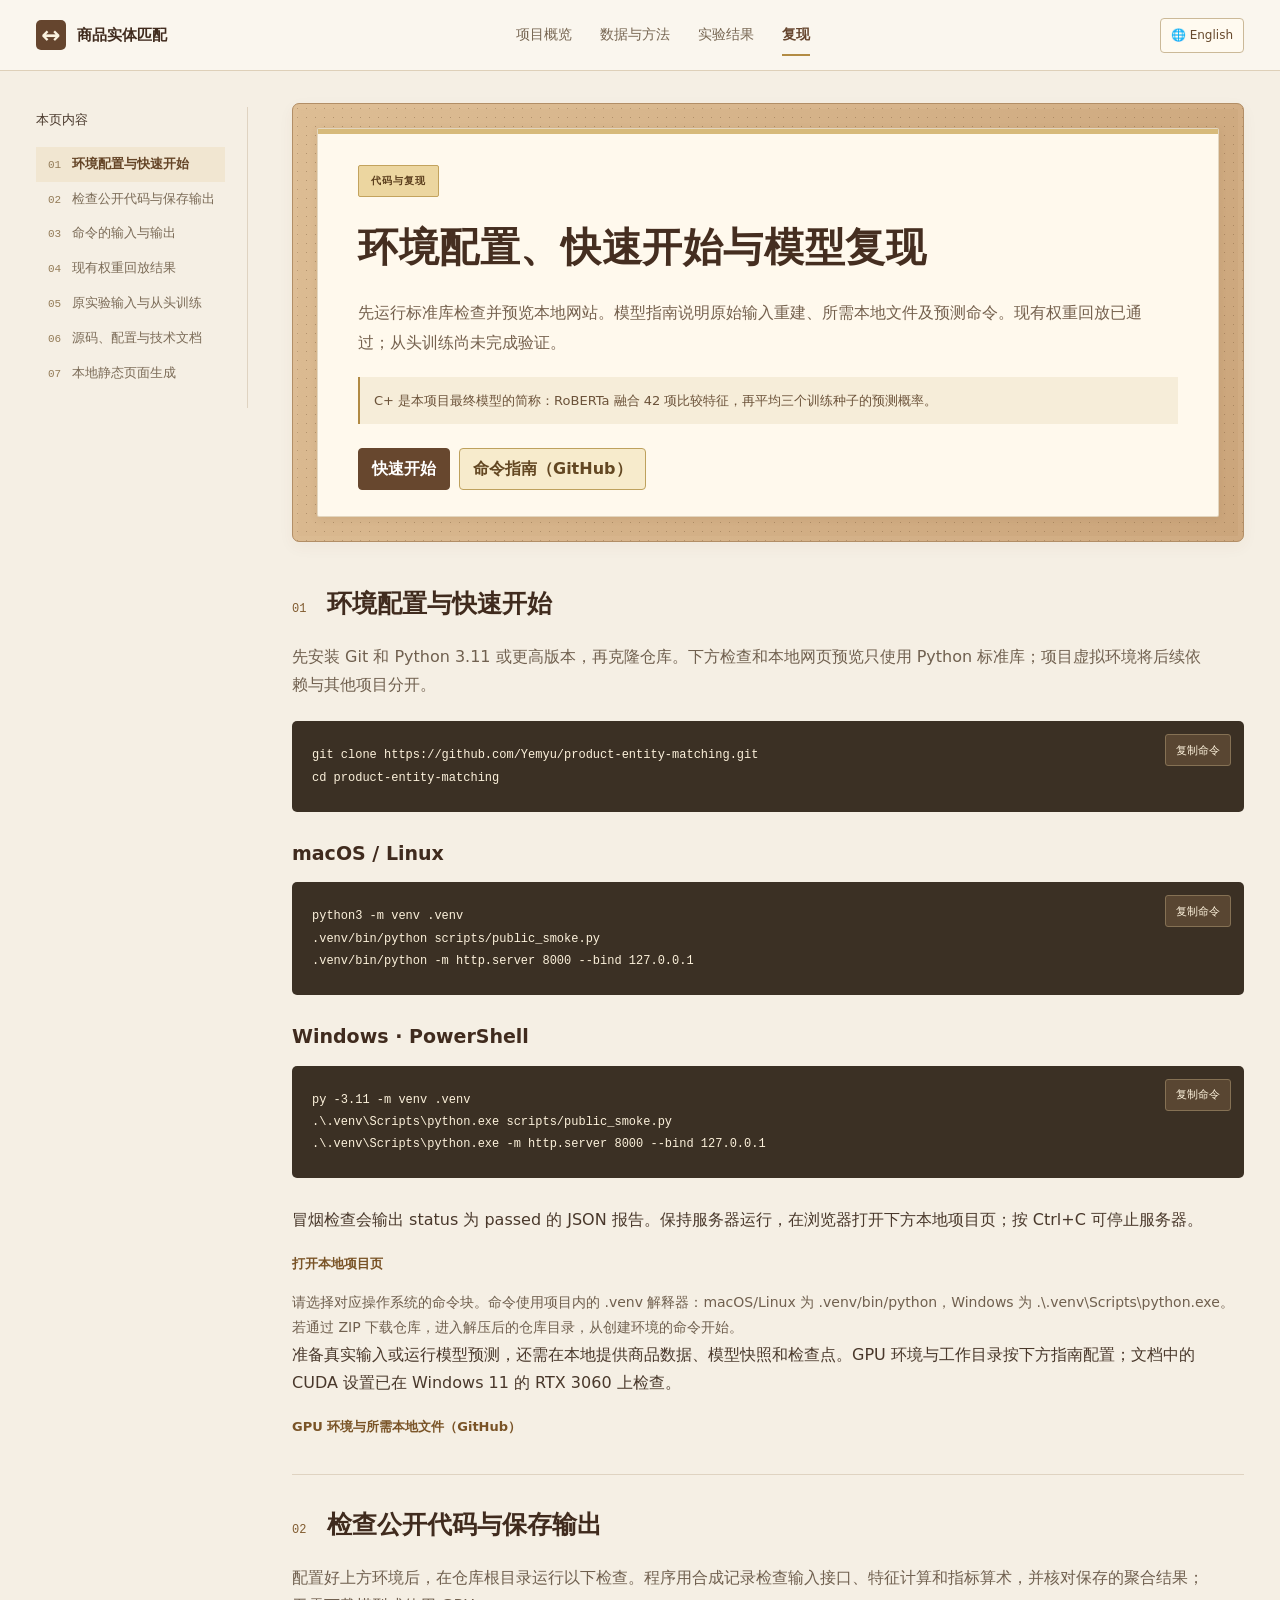
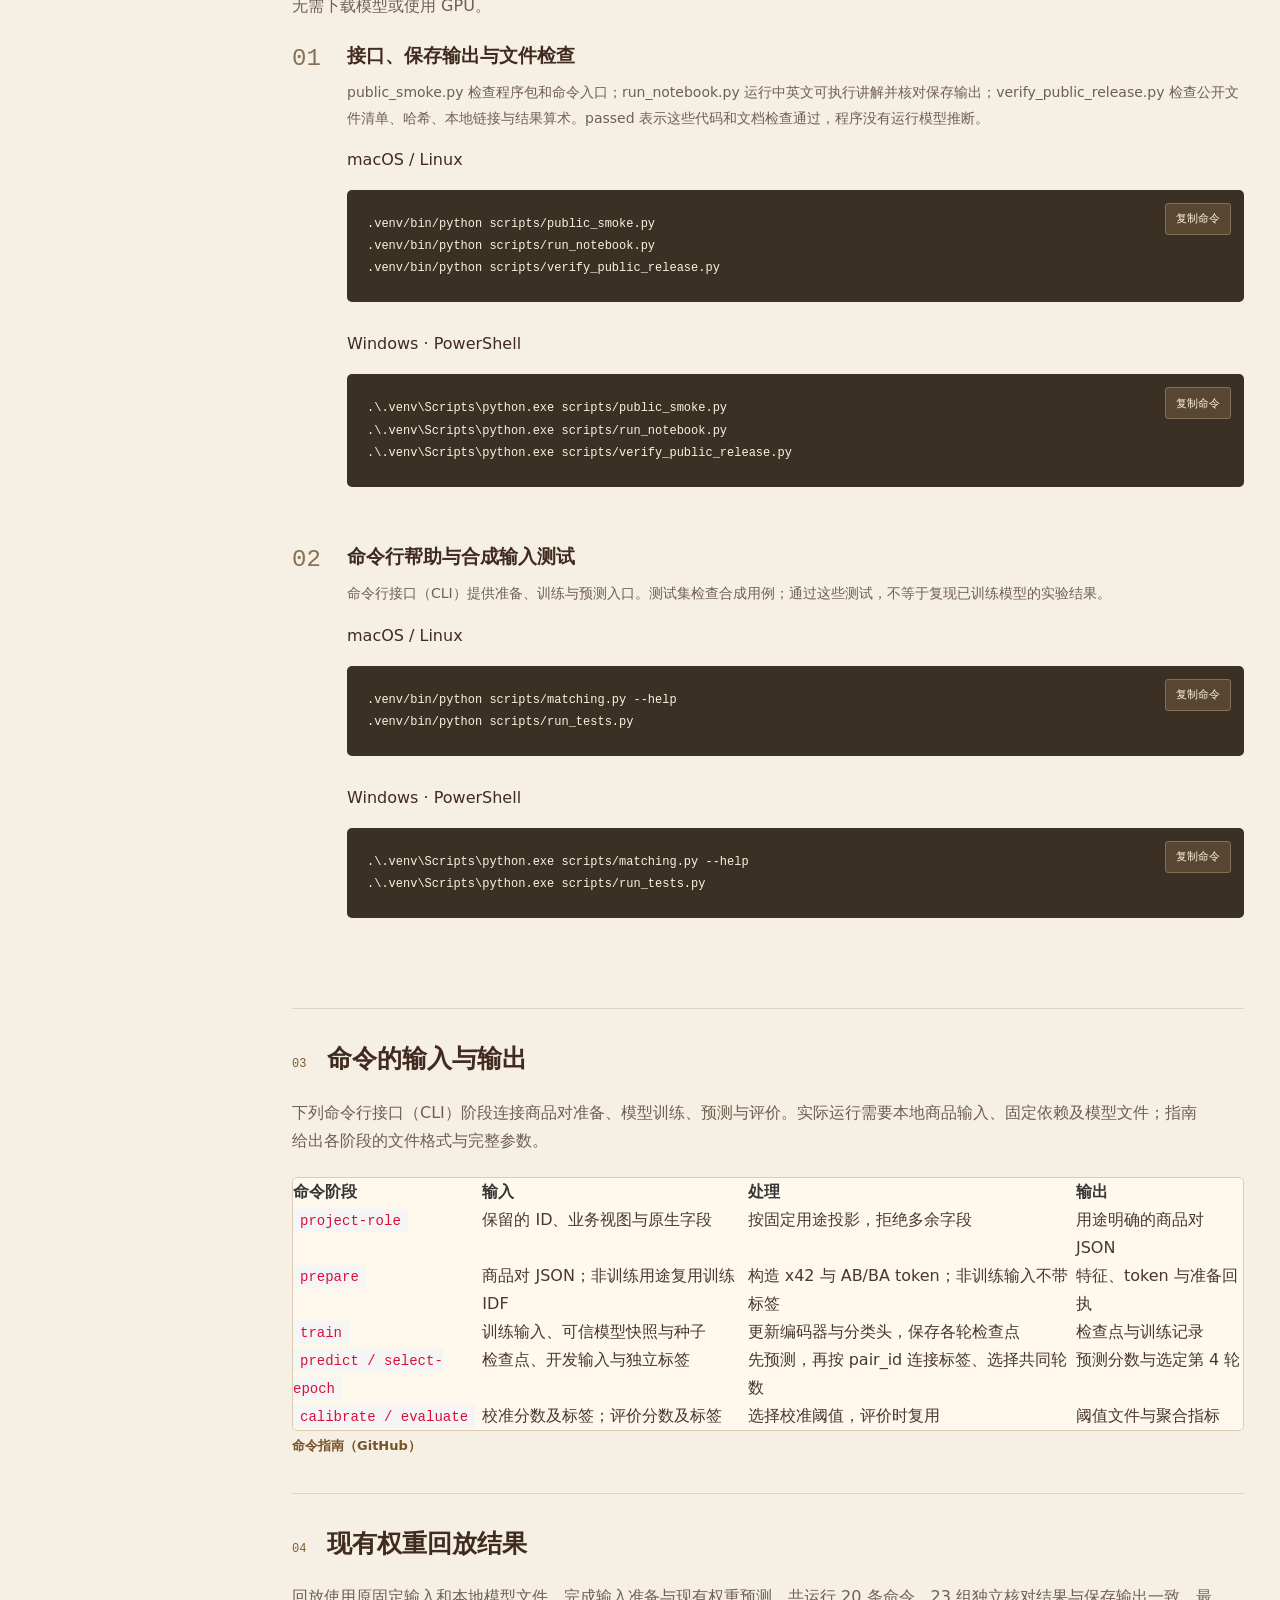
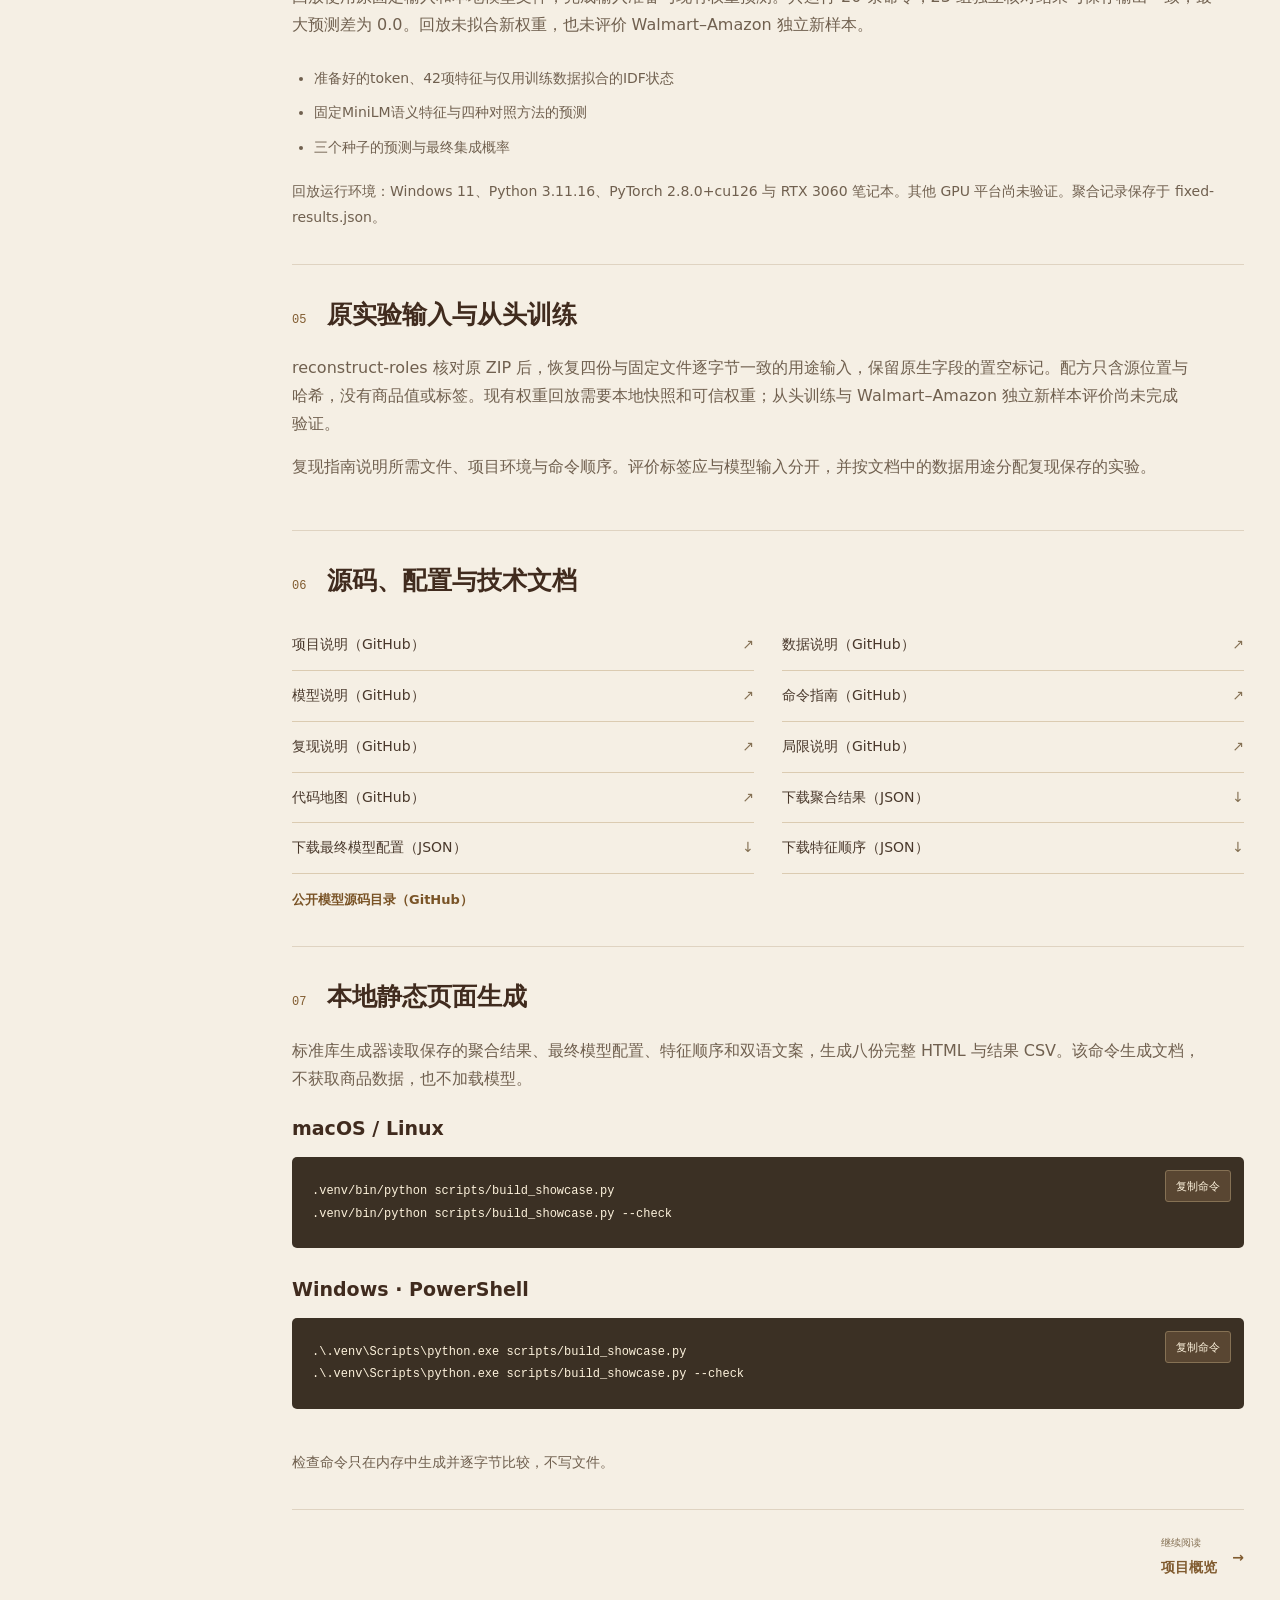
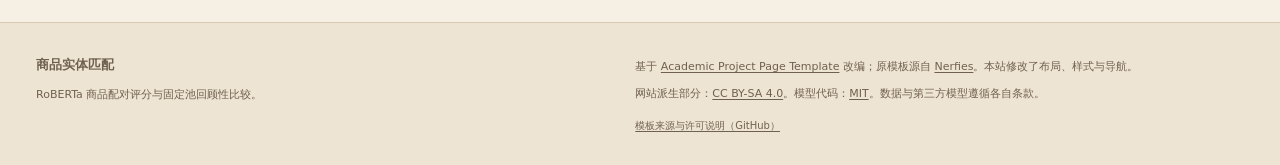
<file: showcase/zh-CN/reproduce.html>
<!DOCTYPE html>
<html lang="zh-CN">
<head>
  <meta charset="utf-8">
  <meta name="viewport" content="width=device-width, initial-scale=1">
  <meta name="description" content="环境配置、标准库检查、模型命令的输入输出及已核对的现有权重回放。">
  <meta name="theme-color" content="#f5efe4">
  <title>复现 · 商品实体匹配</title>
  <link rel="icon" type="image/svg+xml" href="../assets/favicon.svg">
  <link rel="alternate" hreflang="en" href="../en/reproduce.html">
  <link rel="alternate" hreflang="zh-CN" href="../zh-CN/reproduce.html">
  <link rel="stylesheet" href="../assets/vendor/bulma.min.css">
  <link rel="stylesheet" href="../assets/academic.css">
  <link rel="stylesheet" href="../assets/site.css?v=69e3b7c30cd8">
  <script defer src="../assets/site.js?v=69e3b7c30cd8"></script>
</head>
<body data-page="reproduce" data-language="zh-CN">
  <a class="skip-link" href="#main-content">跳到正文</a>
  <header class="site-header">
    <div class="header-inner">
      <a class="brand" href="index.html" aria-label="商品实体匹配"><span class="brand-mark" aria-hidden="true">↔</span><span>商品实体匹配</span></a>
      <nav aria-label="主导航"><a class="nav-link" href="index.html">项目概览</a><a class="nav-link" href="method.html">数据与方法</a><a class="nav-link" href="results.html">实验结果</a><a class="nav-link" href="reproduce.html" aria-current="page">复现</a></nav>
      <a class="language-link" href="../en/reproduce.html" lang="en" hreflang="en" aria-label="以英文阅读当前页面">🌐 English</a>
    </div>
  </header>
  <div class="report-layout">
    <aside class="report-sidebar"><p class="toc-label">本页内容</p><nav aria-label="页内目录"><a href="#quickstart"><span>01</span>环境配置与快速开始</a><a href="#public-checks"><span>02</span>检查公开代码与保存输出</a><a href="#command-flow"><span>03</span>命令的输入与输出</a><a href="#replay"><span>04</span>现有权重回放结果</a><a href="#fresh-training"><span>05</span>原实验输入与从头训练</a><a href="#resources"><span>06</span>源码、配置与技术文档</a><a href="#rebuild"><span>07</span>本地静态页面生成</a></nav></aside>
    <main id="main-content" tabindex="-1">
      <!-- Publication header and resource links adapted from the Academic template. -->
      <section class="hero publication-header" id="intro">
        <div class="hero-body">
          <div class="container">
            <p class="eyebrow">代码与复现</p>
            <h1 class="title is-1 publication-title">环境配置、快速开始与模型复现</h1>
            <p class="hero-description">先运行标准库检查并预览本地网站。模型指南说明原始输入重建、所需本地文件及预测命令。现有权重回放已通过；从头训练尚未完成验证。</p>
            <p class="model-definition">C+ 是本项目最终模型的简称：RoBERTa 融合 42 项比较特征，再平均三个训练种子的预测概率。</p>
            <div class="publication-links"><a href="#quickstart" class="external-link button is-normal is-dark">快速开始</a><a href="https://github.com/Yemyu/product-entity-matching/blob/main/docs/zh-CN/CORE_USAGE.md" class="external-link button is-normal is-light">命令指南（GitHub）</a></div>


          </div>
        </div>
      </section>
      <section id="quickstart" class="section section-rule"><div class="container"><div class="section-heading"><span class="section-number" aria-hidden="true">01</span><h2 class="title is-3">环境配置与快速开始</h2></div><p class="section-intro">先安装 Git 和 Python 3.11 或更高版本，再克隆仓库。下方检查和本地网页预览只使用 Python 标准库；项目虚拟环境将后续依赖与其他项目分开。</p><div class="command-block"><pre id="clone-command"><code>git clone https://github.com/Yemyu/product-entity-matching.git
cd product-entity-matching</code></pre><button class="copy-button" type="button" data-copy-target="clone-command" data-copy-status="clone-command-status" hidden>复制命令</button></div><span class="copy-status" id="clone-command-status" role="status" aria-live="polite"></span><h3>macOS / Linux</h3><div class="command-block"><pre id="setup-unix"><code>python3 -m venv .venv
.venv/bin/python scripts/public_smoke.py
.venv/bin/python -m http.server 8000 --bind 127.0.0.1</code></pre><button class="copy-button" type="button" data-copy-target="setup-unix" data-copy-status="setup-unix-status" hidden>复制命令</button></div><span class="copy-status" id="setup-unix-status" role="status" aria-live="polite"></span><h3>Windows · PowerShell</h3><div class="command-block"><pre id="setup-windows"><code>py -3.11 -m venv .venv
.\.venv\Scripts\python.exe scripts/public_smoke.py
.\.venv\Scripts\python.exe -m http.server 8000 --bind 127.0.0.1</code></pre><button class="copy-button" type="button" data-copy-target="setup-windows" data-copy-status="setup-windows-status" hidden>复制命令</button></div><span class="copy-status" id="setup-windows-status" role="status" aria-live="polite"></span><p>冒烟检查会输出 status 为 passed 的 JSON 报告。保持服务器运行，在浏览器打开下方本地项目页；按 Ctrl+C 可停止服务器。</p><a href="http://127.0.0.1:8000/showcase/zh-CN/index.html" class="text-link">打开本地项目页</a><p class="caption">请选择对应操作系统的命令块。命令使用项目内的 .venv 解释器：macOS/Linux 为 .venv/bin/python，Windows 为 .\.venv\Scripts\python.exe。若通过 ZIP 下载仓库，进入解压后的仓库目录，从创建环境的命令开始。</p><p>准备真实输入或运行模型预测，还需在本地提供商品数据、模型快照和检查点。GPU 环境与工作目录按下方指南配置；文档中的 CUDA 设置已在 Windows 11 的 RTX 3060 上检查。</p><a href="https://github.com/Yemyu/product-entity-matching/blob/main/docs/zh-CN/REPRODUCIBILITY.md" class="text-link">GPU 环境与所需本地文件（GitHub）</a></div></section><section id="public-checks" class="section section-rule"><div class="container"><div class="section-heading"><span class="section-number" aria-hidden="true">02</span><h2 class="title is-3">检查公开代码与保存输出</h2></div><p class="section-intro">配置好上方环境后，在仓库根目录运行以下检查。程序用合成记录检查输入接口、特征计算和指标算术，并核对保存的聚合结果；无需下载模型或使用 GPU。</p><article class="reproduction-step"><div class="step-index" aria-hidden="true">01</div><div><h3>接口、保存输出与文件检查</h3><p>public_smoke.py 检查程序包和命令入口；run_notebook.py 运行中英文可执行讲解并核对保存输出；verify_public_release.py 检查公开文件清单、哈希、本地链接与结果算术。passed 表示这些代码和文档检查通过，程序没有运行模型推断。</p><h4>macOS / Linux</h4><div class="command-block"><pre id="public-command-1-unix"><code>.venv/bin/python scripts/public_smoke.py
.venv/bin/python scripts/run_notebook.py
.venv/bin/python scripts/verify_public_release.py</code></pre><button class="copy-button" type="button" data-copy-target="public-command-1-unix" data-copy-status="public-command-1-unix-status" hidden>复制命令</button></div><span class="copy-status" id="public-command-1-unix-status" role="status" aria-live="polite"></span><h4>Windows · PowerShell</h4><div class="command-block"><pre id="public-command-1-windows"><code>.\.venv\Scripts\python.exe scripts/public_smoke.py
.\.venv\Scripts\python.exe scripts/run_notebook.py
.\.venv\Scripts\python.exe scripts/verify_public_release.py</code></pre><button class="copy-button" type="button" data-copy-target="public-command-1-windows" data-copy-status="public-command-1-windows-status" hidden>复制命令</button></div><span class="copy-status" id="public-command-1-windows-status" role="status" aria-live="polite"></span></div></article><article class="reproduction-step"><div class="step-index" aria-hidden="true">02</div><div><h3>命令行帮助与合成输入测试</h3><p>命令行接口（CLI）提供准备、训练与预测入口。测试集检查合成用例；通过这些测试，不等于复现已训练模型的实验结果。</p><h4>macOS / Linux</h4><div class="command-block"><pre id="public-command-2-unix"><code>.venv/bin/python scripts/matching.py --help
.venv/bin/python scripts/run_tests.py</code></pre><button class="copy-button" type="button" data-copy-target="public-command-2-unix" data-copy-status="public-command-2-unix-status" hidden>复制命令</button></div><span class="copy-status" id="public-command-2-unix-status" role="status" aria-live="polite"></span><h4>Windows · PowerShell</h4><div class="command-block"><pre id="public-command-2-windows"><code>.\.venv\Scripts\python.exe scripts/matching.py --help
.\.venv\Scripts\python.exe scripts/run_tests.py</code></pre><button class="copy-button" type="button" data-copy-target="public-command-2-windows" data-copy-status="public-command-2-windows-status" hidden>复制命令</button></div><span class="copy-status" id="public-command-2-windows-status" role="status" aria-live="polite"></span></div></article></div></section><section id="command-flow" class="section section-rule"><div class="container"><div class="section-heading"><span class="section-number" aria-hidden="true">03</span><h2 class="title is-3">命令的输入与输出</h2></div><p class="section-intro">下列命令行接口（CLI）阶段连接商品对准备、模型训练、预测与评价。实际运行需要本地商品输入、固定依赖及模型文件；指南给出各阶段的文件格式与完整参数。</p><div class="table-wrap"><table><thead><tr><th scope="col">命令阶段</th><th scope="col">输入</th><th scope="col">处理</th><th scope="col">输出</th></tr></thead><tbody><tr><th scope="row"><code>project-role</code></th><td>保留的 ID、业务视图与原生字段</td><td>按固定用途投影，拒绝多余字段</td><td>用途明确的商品对 JSON</td></tr><tr><th scope="row"><code>prepare</code></th><td>商品对 JSON；非训练用途复用训练 IDF</td><td>构造 x42 与 AB/BA token；非训练输入不带标签</td><td>特征、token 与准备回执</td></tr><tr><th scope="row"><code>train</code></th><td>训练输入、可信模型快照与种子</td><td>更新编码器与分类头，保存各轮检查点</td><td>检查点与训练记录</td></tr><tr><th scope="row"><code>predict / select-epoch</code></th><td>检查点、开发输入与独立标签</td><td>先预测，再按 pair_id 连接标签、选择共同轮数</td><td>预测分数与选定第 4 轮</td></tr><tr><th scope="row"><code>calibrate / evaluate</code></th><td>校准分数及标签；评价分数及标签</td><td>选择校准阈值，评价时复用</td><td>阈值文件与聚合指标</td></tr></tbody></table></div><a href="https://github.com/Yemyu/product-entity-matching/blob/main/docs/zh-CN/CORE_USAGE.md" class="text-link">命令指南（GitHub）</a></div></section><section id="replay" class="section section-rule"><div class="container"><div class="section-heading"><span class="section-number" aria-hidden="true">04</span><h2 class="title is-3">现有权重回放结果</h2></div><p class="section-intro">回放使用原固定输入和本地模型文件，完成输入准备与现有权重预测。共运行 20 条命令，23 组独立核对结果与保存输出一致，最大预测差为 0.0。回放未拟合新权重，也未评价 Walmart–Amazon 独立新样本。</p><ul class="replay-list"><li>准备好的token、42项特征与仅用训练数据拟合的IDF状态</li><li>固定MiniLM语义特征与四种对照方法的预测</li><li>三个种子的预测与最终集成概率</li></ul><p class="caption">回放运行环境：Windows 11、Python 3.11.16、PyTorch 2.8.0+cu126 与 RTX 3060 笔记本。其他 GPU 平台尚未验证。聚合记录保存于 fixed-results.json。</p></div></section><section id="fresh-training" class="section section-rule section-tint"><div class="container"><div class="section-heading"><span class="section-number" aria-hidden="true">05</span><h2 class="title is-3">原实验输入与从头训练</h2></div><div class="prose"><p>reconstruct-roles 核对原 ZIP 后，恢复四份与固定文件逐字节一致的用途输入，保留原生字段的置空标记。配方只含源位置与哈希，没有商品值或标签。现有权重回放需要本地快照和可信权重；从头训练与 Walmart–Amazon 独立新样本评价尚未完成验证。</p><p>复现指南说明所需文件、项目环境与命令顺序。评价标签应与模型输入分开，并按文档中的数据用途分配复现保存的实验。</p></div></div></section><section id="resources" class="section section-rule"><div class="container"><div class="section-heading"><span class="section-number" aria-hidden="true">06</span><h2 class="title is-3">源码、配置与技术文档</h2></div><div class="resource-list"><a href="https://github.com/Yemyu/product-entity-matching/blob/main/docs/zh-CN/PROJECT_CARD.md" class="resource-link"><span>项目说明（GitHub）</span><span aria-hidden="true">↗</span></a><a href="https://github.com/Yemyu/product-entity-matching/blob/main/docs/zh-CN/DATA_CARD.md" class="resource-link"><span>数据说明（GitHub）</span><span aria-hidden="true">↗</span></a><a href="https://github.com/Yemyu/product-entity-matching/blob/main/docs/zh-CN/MODEL_CARD.md" class="resource-link"><span>模型说明（GitHub）</span><span aria-hidden="true">↗</span></a><a href="https://github.com/Yemyu/product-entity-matching/blob/main/docs/zh-CN/CORE_USAGE.md" class="resource-link"><span>命令指南（GitHub）</span><span aria-hidden="true">↗</span></a><a href="https://github.com/Yemyu/product-entity-matching/blob/main/docs/zh-CN/REPRODUCIBILITY.md" class="resource-link"><span>复现说明（GitHub）</span><span aria-hidden="true">↗</span></a><a href="https://github.com/Yemyu/product-entity-matching/blob/main/docs/zh-CN/LIMITATIONS.md" class="resource-link"><span>局限说明（GitHub）</span><span aria-hidden="true">↗</span></a><a href="https://github.com/Yemyu/product-entity-matching/blob/main/docs/zh-CN/CODE_MAP.md" class="resource-link"><span>代码地图（GitHub）</span><span aria-hidden="true">↗</span></a><a href="../../results/fixed-results.json" class="resource-link" download><span>下载聚合结果（JSON）</span><span aria-hidden="true">↓</span></a><a href="../../reproducibility/FINAL_MODEL.json" class="resource-link" download><span>下载最终模型配置（JSON）</span><span aria-hidden="true">↓</span></a><a href="../../reproducibility/FEATURES.json" class="resource-link" download><span>下载特征顺序（JSON）</span><span aria-hidden="true">↓</span></a></div><p class="caption"><a href="https://github.com/Yemyu/product-entity-matching/tree/main/src/product_matching" class="text-link">公开模型源码目录（GitHub）</a></p></div></section><section id="rebuild" class="section section-rule"><div class="container"><div class="section-heading"><span class="section-number" aria-hidden="true">07</span><h2 class="title is-3">本地静态页面生成</h2></div><p class="section-intro">标准库生成器读取保存的聚合结果、最终模型配置、特征顺序和双语文案，生成八份完整 HTML 与结果 CSV。该命令生成文档，不获取商品数据，也不加载模型。</p><h3>macOS / Linux</h3><div class="command-block"><pre id="build-command-unix"><code>.venv/bin/python scripts/build_showcase.py
.venv/bin/python scripts/build_showcase.py --check</code></pre><button class="copy-button" type="button" data-copy-target="build-command-unix" data-copy-status="build-command-unix-status" hidden>复制命令</button></div><span class="copy-status" id="build-command-unix-status" role="status" aria-live="polite"></span><h3>Windows · PowerShell</h3><div class="command-block"><pre id="build-command-windows"><code>.\.venv\Scripts\python.exe scripts/build_showcase.py
.\.venv\Scripts\python.exe scripts/build_showcase.py --check</code></pre><button class="copy-button" type="button" data-copy-target="build-command-windows" data-copy-status="build-command-windows-status" hidden>复制命令</button></div><span class="copy-status" id="build-command-windows-status" role="status" aria-live="polite"></span><p class="caption">检查命令只在内存中生成并逐字节比较，不写文件。</p></div></section>
      <div class="reading-next container"><a class="next-link" href="index.html"><span><span class="next-eyebrow">继续阅读</span>项目概览</span><span aria-hidden="true">→</span></a></div>
    </main>
  </div>
  <footer class="footer">
    <div class="container footer-inner">
      <div><a class="footer-project" href="index.html">商品实体匹配</a><p>RoBERTa 商品配对评分与固定池回顾性比较。</p></div>
      <div class="footer-credit"><p>基于 <a href="https://github.com/eliahuhorwitz/Academic-project-page-template">Academic Project Page Template</a> 改编；原模板源自 <a href="https://nerfies.github.io/">Nerfies</a>。本站修改了布局、样式与导航。</p><p>网站派生部分：<a href="../LICENSE">CC BY-SA 4.0</a>。模型代码：<a href="../../LICENSE">MIT</a>。数据与第三方模型遵循各自条款。</p><a href="https://github.com/Yemyu/product-entity-matching/blob/main/showcase/NOTICE.md">模板来源与许可说明（GitHub）</a></div>
    </div>
  </footer>
</body>
</html>
</file>
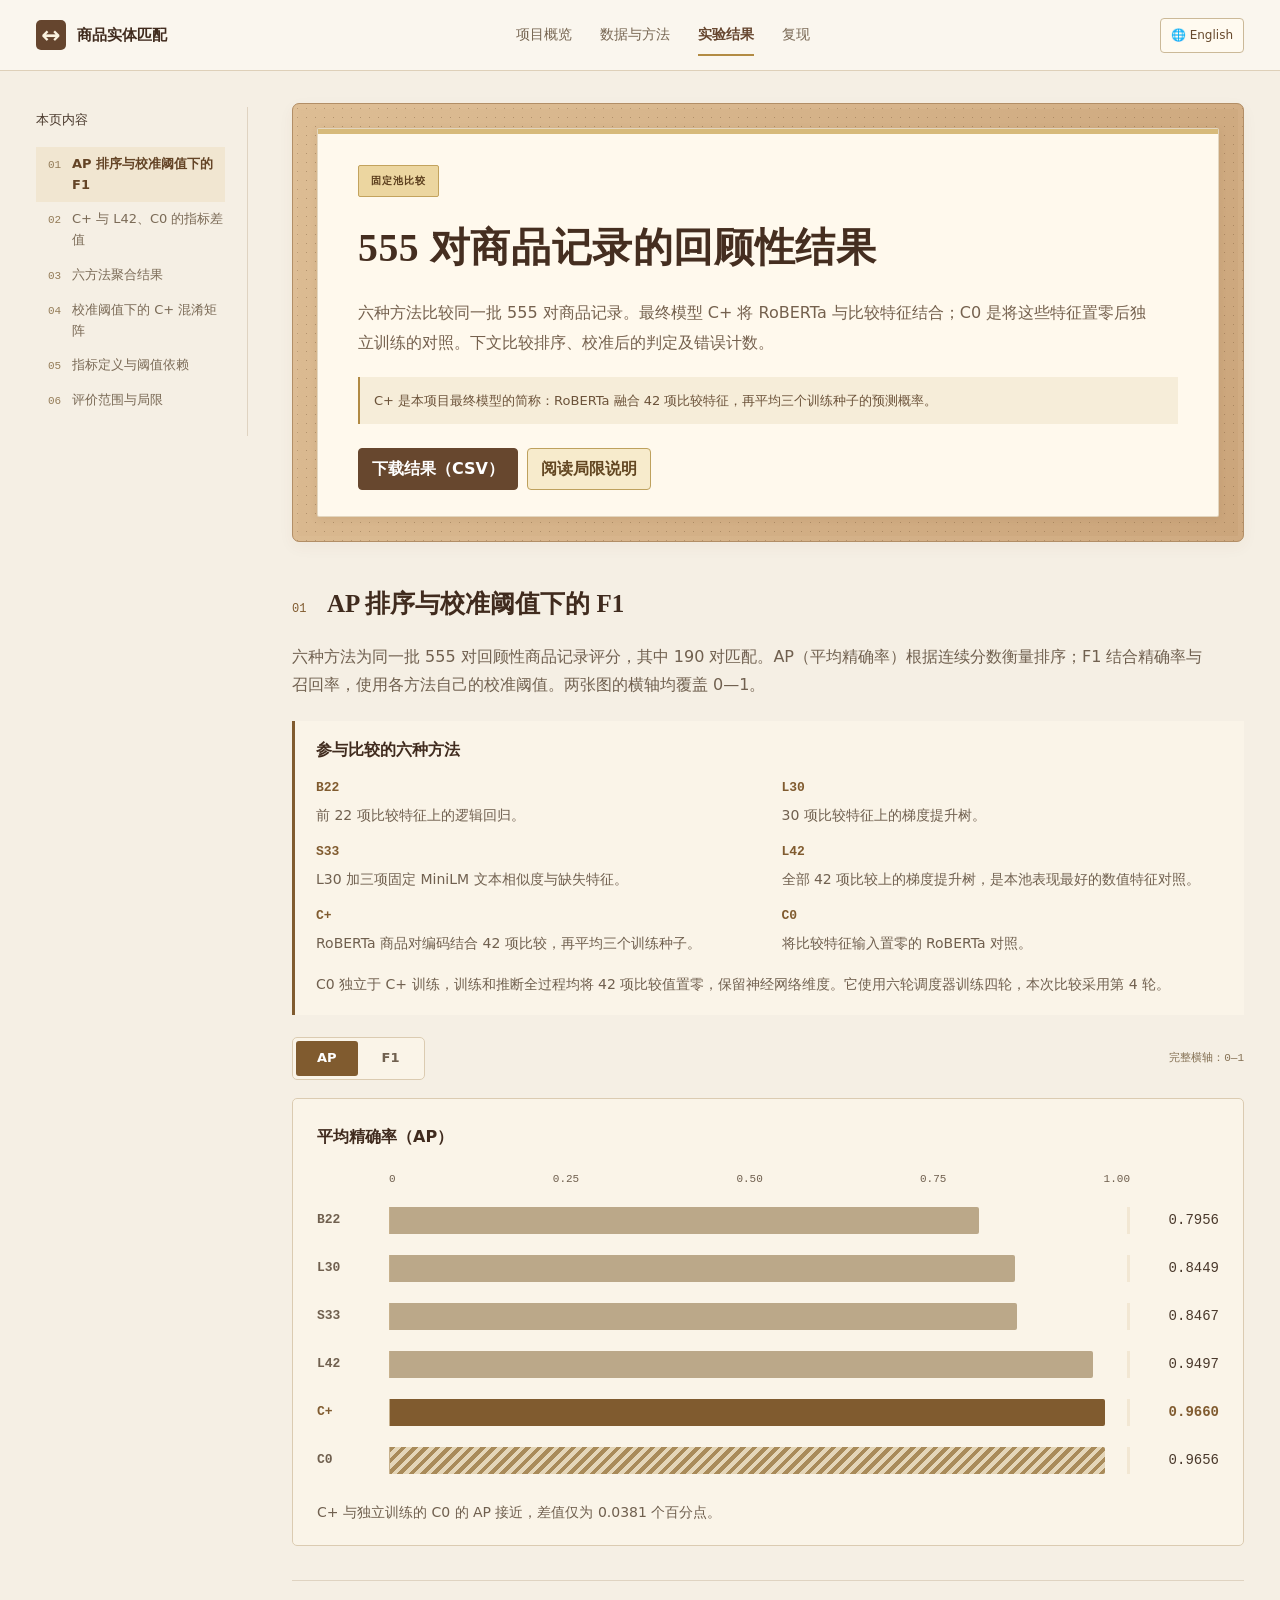
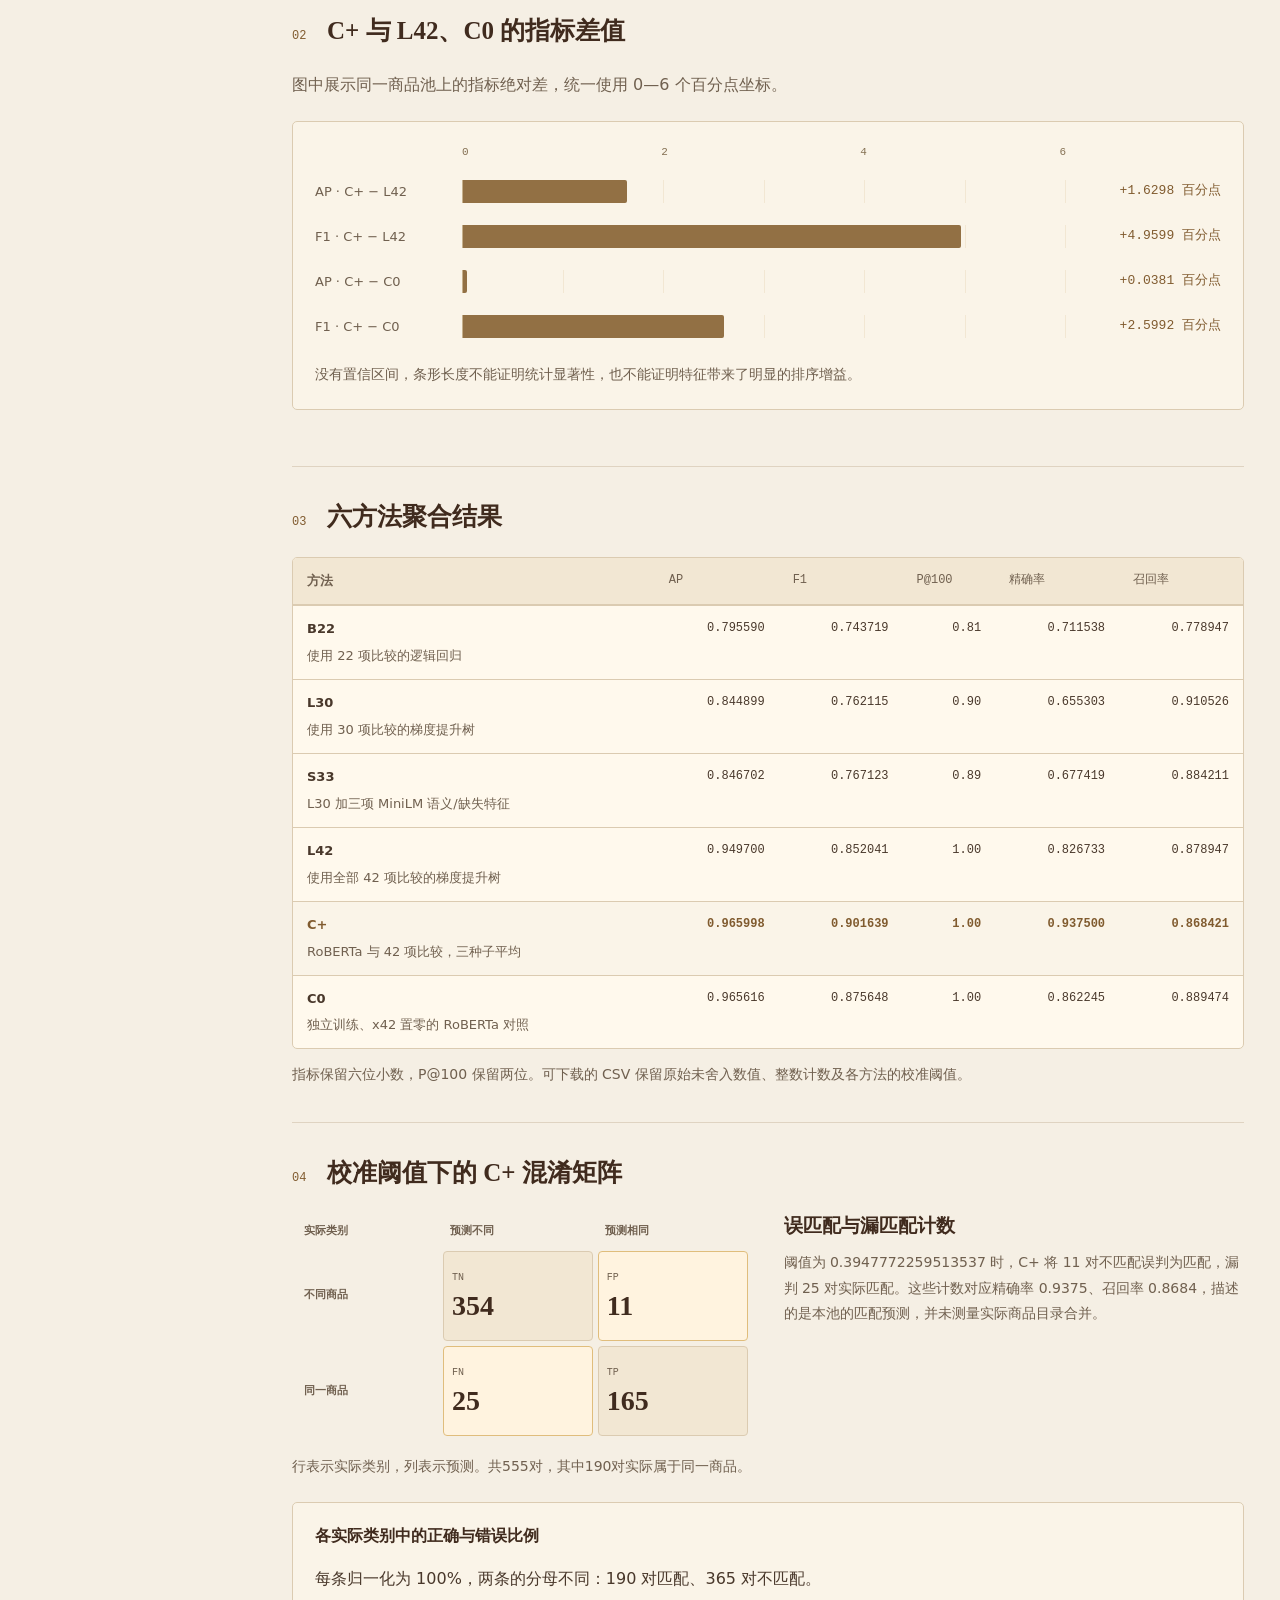
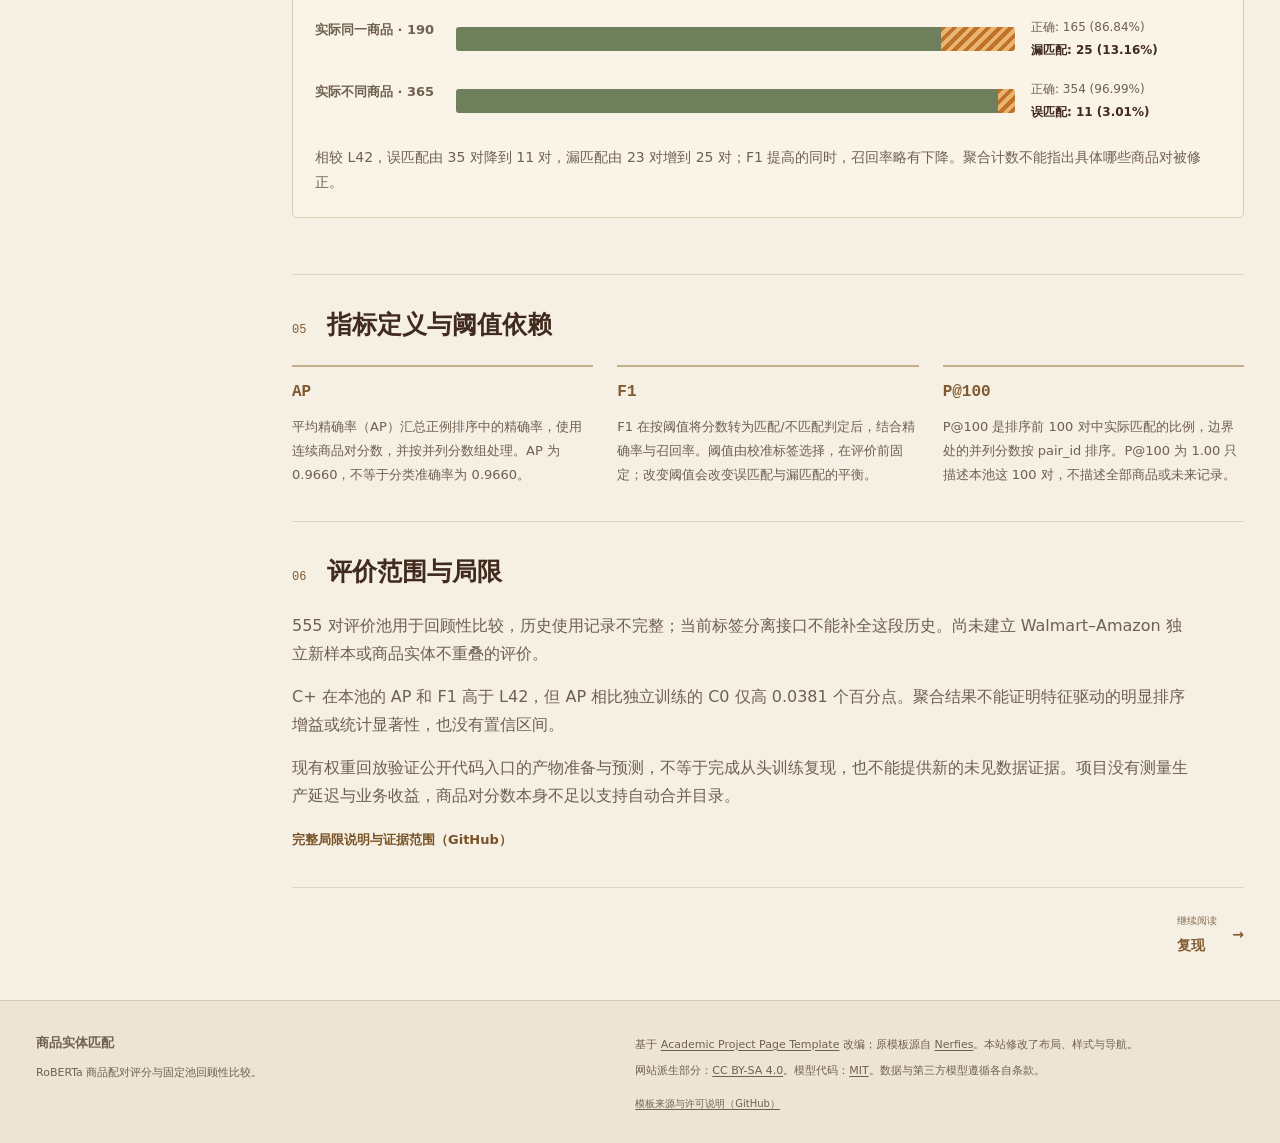
<file: showcase/zh-CN/results.html>
<!DOCTYPE html>
<html lang="zh-CN">
<head>
  <meta charset="utf-8">
  <meta name="viewport" content="width=device-width, initial-scale=1">
  <meta name="description" content="六方法聚合比较、C+ 校准阈值下的混淆计数及固定池回顾性评价范围。">
  <meta name="theme-color" content="#f5efe4">
  <title>实验结果 · 商品实体匹配</title>
  <link rel="icon" type="image/svg+xml" href="../assets/favicon.svg">
  <link rel="alternate" hreflang="en" href="../en/results.html">
  <link rel="alternate" hreflang="zh-CN" href="../zh-CN/results.html">
  <link rel="stylesheet" href="../assets/vendor/bulma.min.css">
  <link rel="stylesheet" href="../assets/academic.css">
  <link rel="stylesheet" href="../assets/site.css?v=69e3b7c30cd8">
  <script defer src="../assets/site.js?v=69e3b7c30cd8"></script>
</head>
<body data-page="results" data-language="zh-CN">
  <a class="skip-link" href="#main-content">跳到正文</a>
  <header class="site-header">
    <div class="header-inner">
      <a class="brand" href="index.html" aria-label="商品实体匹配"><span class="brand-mark" aria-hidden="true">↔</span><span>商品实体匹配</span></a>
      <nav aria-label="主导航"><a class="nav-link" href="index.html">项目概览</a><a class="nav-link" href="method.html">数据与方法</a><a class="nav-link" href="results.html" aria-current="page">实验结果</a><a class="nav-link" href="reproduce.html">复现</a></nav>
      <a class="language-link" href="../en/results.html" lang="en" hreflang="en" aria-label="以英文阅读当前页面">🌐 English</a>
    </div>
  </header>
  <div class="report-layout">
    <aside class="report-sidebar"><p class="toc-label">本页内容</p><nav aria-label="页内目录"><a href="#comparison"><span>01</span>AP 排序与校准阈值下的 F1</a><a href="#gains"><span>02</span>C+ 与 L42、C0 的指标差值</a><a href="#full-table"><span>03</span>六方法聚合结果</a><a href="#confusion"><span>04</span>校准阈值下的 C+ 混淆矩阵</a><a href="#metrics"><span>05</span>指标定义与阈值依赖</a><a href="#limitations"><span>06</span>评价范围与局限</a></nav></aside>
    <main id="main-content" tabindex="-1">
      <!-- Publication header and resource links adapted from the Academic template. -->
      <section class="hero publication-header" id="intro">
        <div class="hero-body">
          <div class="container">
            <p class="eyebrow">固定池比较</p>
            <h1 class="title is-1 publication-title">555 对商品记录的回顾性结果</h1>
            <p class="hero-description">六种方法比较同一批 555 对商品记录。最终模型 C+ 将 RoBERTa 与比较特征结合；C0 是将这些特征置零后独立训练的对照。下文比较排序、校准后的判定及错误计数。</p>
            <p class="model-definition">C+ 是本项目最终模型的简称：RoBERTa 融合 42 项比较特征，再平均三个训练种子的预测概率。</p>
            <div class="publication-links"><a href="../assets/fixed-results.csv" class="external-link button is-normal is-dark" download>下载结果（CSV）</a><a href="#limitations" class="external-link button is-normal is-light">阅读局限说明</a></div>


          </div>
        </div>
      </section>
      <section id="comparison" class="section section-rule"><div class="container"><div class="section-heading"><span class="section-number" aria-hidden="true">01</span><h2 class="title is-3">AP 排序与校准阈值下的 F1</h2></div><p class="section-intro">六种方法为同一批 555 对回顾性商品记录评分，其中 190 对匹配。AP（平均精确率）根据连续分数衡量排序；F1 结合精确率与召回率，使用各方法自己的校准阈值。两张图的横轴均覆盖 0—1。</p><div class="comparison-guide"><h3>参与比较的六种方法</h3><dl class="reference-list"><div><dt>B22</dt><dd>前 22 项比较特征上的逻辑回归。</dd></div><div><dt>L30</dt><dd>30 项比较特征上的梯度提升树。</dd></div><div><dt>S33</dt><dd>L30 加三项固定 MiniLM 文本相似度与缺失特征。</dd></div><div><dt>L42</dt><dd>全部 42 项比较上的梯度提升树，是本池表现最好的数值特征对照。</dd></div><div><dt>C+</dt><dd>RoBERTa 商品对编码结合 42 项比较，再平均三个训练种子。</dd></div><div><dt>C0</dt><dd>将比较特征输入置零的 RoBERTa 对照。</dd></div></dl><p>C0 独立于 C+ 训练，训练和推断全过程均将 42 项比较值置零，保留神经网络维度。它使用六轮调度器训练四轮，本次比较采用第 4 轮。</p></div><div class="metric-toolbar"><div class="metric-options" role="group" aria-label="选择比较指标"><a class="metric-button" role="button" href="?metric=ap#comparison" data-metric="ap" aria-pressed="false">AP</a><a class="metric-button" role="button" href="?metric=f1#comparison" data-metric="f1" aria-pressed="false">F1</a></div><p>完整横轴：0—1</p></div><figure class="metric-figure" id="plot-ap" data-metric-plot="ap" data-axis-min="0" data-axis-max="1" aria-labelledby="plot-title-ap"><h3 id="plot-title-ap">平均精确率（AP）</h3><div class="chart-axis" aria-hidden="true"><span>0</span><span>0.25</span><span>0.50</span><span>0.75</span><span>1.00</span></div><div class="chart-row" data-method="B22" data-value="0.7955896908290301"><span class="chart-method">B22</span><span class="chart-track" aria-hidden="true"><span class="chart-bar" style="width:79.55896908%"></span></span><span class="chart-value">0.7956</span></div><div class="chart-row" data-method="L30" data-value="0.8448992677598707"><span class="chart-method">L30</span><span class="chart-track" aria-hidden="true"><span class="chart-bar" style="width:84.48992678%"></span></span><span class="chart-value">0.8449</span></div><div class="chart-row" data-method="S33" data-value="0.8467024327912503"><span class="chart-method">S33</span><span class="chart-track" aria-hidden="true"><span class="chart-bar" style="width:84.67024328%"></span></span><span class="chart-value">0.8467</span></div><div class="chart-row" data-method="L42" data-value="0.9496998278756492"><span class="chart-method">L42</span><span class="chart-track" aria-hidden="true"><span class="chart-bar" style="width:94.96998279%"></span></span><span class="chart-value">0.9497</span></div><div class="chart-row is-final" data-method="C+" data-value="0.9659975315302057"><span class="chart-method">C+</span><span class="chart-track" aria-hidden="true"><span class="chart-bar" style="width:96.59975315%"></span></span><span class="chart-value">0.9660</span></div><div class="chart-row is-ablation" data-method="C0" data-value="0.9656163029624927"><span class="chart-method">C0</span><span class="chart-track" aria-hidden="true"><span class="chart-bar" style="width:96.56163030%"></span></span><span class="chart-value">0.9656</span></div><figcaption class="chart-foot">C+ 与独立训练的 C0 的 AP 接近，差值仅为 0.0381 个百分点。</figcaption></figure><figure class="metric-figure" id="plot-f1" data-metric-plot="f1" data-axis-min="0" data-axis-max="1" aria-labelledby="plot-title-f1"><h3 id="plot-title-f1">各方法校准阈值下的 F1</h3><div class="chart-axis" aria-hidden="true"><span>0</span><span>0.25</span><span>0.50</span><span>0.75</span><span>1.00</span></div><div class="chart-row" data-method="B22" data-value="0.7437185929648242"><span class="chart-method">B22</span><span class="chart-track" aria-hidden="true"><span class="chart-bar" style="width:74.37185930%"></span></span><span class="chart-value">0.7437</span></div><div class="chart-row" data-method="L30" data-value="0.7621145374449341"><span class="chart-method">L30</span><span class="chart-track" aria-hidden="true"><span class="chart-bar" style="width:76.21145374%"></span></span><span class="chart-value">0.7621</span></div><div class="chart-row" data-method="S33" data-value="0.7671232876712328"><span class="chart-method">S33</span><span class="chart-track" aria-hidden="true"><span class="chart-bar" style="width:76.71232877%"></span></span><span class="chart-value">0.7671</span></div><div class="chart-row" data-method="L42" data-value="0.8520408163265306"><span class="chart-method">L42</span><span class="chart-track" aria-hidden="true"><span class="chart-bar" style="width:85.20408163%"></span></span><span class="chart-value">0.8520</span></div><div class="chart-row is-final" data-method="C+" data-value="0.9016393442622951"><span class="chart-method">C+</span><span class="chart-track" aria-hidden="true"><span class="chart-bar" style="width:90.16393443%"></span></span><span class="chart-value">0.9016</span></div><div class="chart-row is-ablation" data-method="C0" data-value="0.8756476683937824"><span class="chart-method">C0</span><span class="chart-track" aria-hidden="true"><span class="chart-bar" style="width:87.56476684%"></span></span><span class="chart-value">0.8756</span></div><figcaption class="chart-foot">各 F1 使用该方法自己的校准阈值；条形图没有置信区间。</figcaption></figure><noscript><p class="noscript-note">关闭JavaScript时，两张完整图仍可阅读。</p></noscript></div></section><section id="gains" class="section section-rule"><div class="container"><div class="section-heading"><span class="section-number" aria-hidden="true">02</span><h2 class="title is-3">C+ 与 L42、C0 的指标差值</h2></div><p class="section-intro">图中展示同一商品池上的指标绝对差，统一使用 0—6 个百分点坐标。</p><figure class="delta-chart" data-axis-min="0" data-axis-max="6"><div class="chart-axis delta-axis"><span>0</span><span>2</span><span>4</span><span>6</span></div><div class="delta-row" data-delta-reference="L42" data-delta-metric="ap" data-value="1.6297703654556517"><span>AP · C+ − L42</span><span class="delta-track" aria-hidden="true"><span class="delta-bar" style="width:27.16283942%"></span></span><strong>+1.6298 百分点</strong></div><div class="delta-row" data-delta-reference="L42" data-delta-metric="f1" data-value="4.959852793576447"><span>F1 · C+ − L42</span><span class="delta-track" aria-hidden="true"><span class="delta-bar" style="width:82.66421323%"></span></span><strong>+4.9599 百分点</strong></div><div class="delta-row" data-delta-reference="C0" data-delta-metric="ap" data-value="0.03812285677130545"><span>AP · C+ − C0</span><span class="delta-track" aria-hidden="true"><span class="delta-bar" style="width:0.63538095%"></span></span><strong>+0.0381 百分点</strong></div><div class="delta-row" data-delta-reference="C0" data-delta-metric="f1" data-value="2.59916758685127"><span>F1 · C+ − C0</span><span class="delta-track" aria-hidden="true"><span class="delta-bar" style="width:43.31945978%"></span></span><strong>+2.5992 百分点</strong></div><figcaption class="caption">没有置信区间，条形长度不能证明统计显著性，也不能证明特征带来了明显的排序增益。</figcaption></figure></div></section><section id="full-table" class="section section-rule"><div class="container"><div class="section-heading"><span class="section-number" aria-hidden="true">03</span><h2 class="title is-3">六方法聚合结果</h2></div><div class="table-wrap"><table class="table" id="results-table"><thead><tr><th scope="col">方法</th><th scope="col" class="numeric">AP</th><th scope="col" class="numeric">F1</th><th scope="col" class="numeric">P@100</th><th scope="col" class="numeric">精确率</th><th scope="col" class="numeric">召回率</th></tr></thead><tbody><tr data-method="B22"><th scope="row">B22<span class="method-description">使用 22 项比较的逻辑回归</span></th><td class="numeric" data-metric="ap" data-value="0.7955896908290301">0.795590</td><td class="numeric" data-metric="f1" data-value="0.7437185929648242">0.743719</td><td class="numeric" data-metric="p_at_100" data-value="0.81">0.81</td><td class="numeric" data-metric="precision" data-value="0.7115384615384616">0.711538</td><td class="numeric" data-metric="recall" data-value="0.7789473684210526">0.778947</td></tr><tr data-method="L30"><th scope="row">L30<span class="method-description">使用 30 项比较的梯度提升树</span></th><td class="numeric" data-metric="ap" data-value="0.8448992677598707">0.844899</td><td class="numeric" data-metric="f1" data-value="0.7621145374449341">0.762115</td><td class="numeric" data-metric="p_at_100" data-value="0.9">0.90</td><td class="numeric" data-metric="precision" data-value="0.6553030303030303">0.655303</td><td class="numeric" data-metric="recall" data-value="0.9105263157894737">0.910526</td></tr><tr data-method="S33"><th scope="row">S33<span class="method-description">L30 加三项 MiniLM 语义/缺失特征</span></th><td class="numeric" data-metric="ap" data-value="0.8467024327912503">0.846702</td><td class="numeric" data-metric="f1" data-value="0.7671232876712328">0.767123</td><td class="numeric" data-metric="p_at_100" data-value="0.89">0.89</td><td class="numeric" data-metric="precision" data-value="0.6774193548387096">0.677419</td><td class="numeric" data-metric="recall" data-value="0.8842105263157894">0.884211</td></tr><tr data-method="L42"><th scope="row">L42<span class="method-description">使用全部 42 项比较的梯度提升树</span></th><td class="numeric" data-metric="ap" data-value="0.9496998278756492">0.949700</td><td class="numeric" data-metric="f1" data-value="0.8520408163265306">0.852041</td><td class="numeric" data-metric="p_at_100" data-value="1.0">1.00</td><td class="numeric" data-metric="precision" data-value="0.8267326732673267">0.826733</td><td class="numeric" data-metric="recall" data-value="0.8789473684210526">0.878947</td></tr><tr data-method="C+" class="final-row"><th scope="row">C+<span class="method-description">RoBERTa 与 42 项比较，三种子平均</span></th><td class="numeric" data-metric="ap" data-value="0.9659975315302057">0.965998</td><td class="numeric" data-metric="f1" data-value="0.9016393442622951">0.901639</td><td class="numeric" data-metric="p_at_100" data-value="1.0">1.00</td><td class="numeric" data-metric="precision" data-value="0.9375">0.937500</td><td class="numeric" data-metric="recall" data-value="0.868421052631579">0.868421</td></tr><tr data-method="C0"><th scope="row">C0<span class="method-description">独立训练、x42 置零的 RoBERTa 对照</span></th><td class="numeric" data-metric="ap" data-value="0.9656163029624927">0.965616</td><td class="numeric" data-metric="f1" data-value="0.8756476683937824">0.875648</td><td class="numeric" data-metric="p_at_100" data-value="1.0">1.00</td><td class="numeric" data-metric="precision" data-value="0.8622448979591837">0.862245</td><td class="numeric" data-metric="recall" data-value="0.8894736842105263">0.889474</td></tr></tbody></table></div><p class="caption">指标保留六位小数，P@100 保留两位。可下载的 CSV 保留原始未舍入数值、整数计数及各方法的校准阈值。</p></div></section><section id="confusion" class="section section-rule section-tint"><div class="container"><div class="section-heading"><span class="section-number" aria-hidden="true">04</span><h2 class="title is-3">校准阈值下的 C+ 混淆矩阵</h2></div><div class="matrix-and-note"><figure><table class="confusion-matrix" aria-label="校准阈值下的 C+ 混淆矩阵"><thead><tr><th scope="col">实际类别</th><th scope="col">预测不同</th><th scope="col">预测相同</th></tr></thead><tbody><tr><th scope="row">不同商品</th><td data-confusion="tn"><span class="matrix-code">TN</span><span class="matrix-value">354</span></td><td data-confusion="fp" class="error"><span class="matrix-code">FP</span><span class="matrix-value">11</span></td></tr><tr><th scope="row">同一商品</th><td data-confusion="fn" class="error"><span class="matrix-code">FN</span><span class="matrix-value">25</span></td><td data-confusion="tp"><span class="matrix-code">TP</span><span class="matrix-value">165</span></td></tr></tbody></table><figcaption class="caption">行表示实际类别，列表示预测。共555对，其中190对实际属于同一商品。</figcaption></figure><div class="prose"><h3>误匹配与漏匹配计数</h3><p>阈值为 0.3947772259513537 时，C+ 将 11 对不匹配误判为匹配，漏判 25 对实际匹配。这些计数对应精确率 0.9375、召回率 0.8684，描述的是本池的匹配预测，并未测量实际商品目录合并。</p></div></div><div class="outcome-chart"><h3>各实际类别中的正确与错误比例</h3><p>每条归一化为 100%，两条的分母不同：190 对匹配、365 对不匹配。</p><div class="outcome-row" data-outcome="positive"><h3>实际同一商品 · 190</h3><div class="outcome-bar" aria-hidden="true"><span class="outcome-correct" style="width:86.84210526%"></span><span class="outcome-error" style="width:13.15789474%"></span></div><div class="outcome-labels"><span>正确: 165 (86.84%)</span><strong>漏匹配: 25 (13.16%)</strong></div></div><div class="outcome-row" data-outcome="negative"><h3>实际不同商品 · 365</h3><div class="outcome-bar" aria-hidden="true"><span class="outcome-correct" style="width:96.98630137%"></span><span class="outcome-error" style="width:3.01369863%"></span></div><div class="outcome-labels"><span>正确: 354 (96.99%)</span><strong>误匹配: 11 (3.01%)</strong></div></div><p class="caption">相较 L42，误匹配由 35 对降到 11 对，漏匹配由 23 对增到 25 对；F1 提高的同时，召回率略有下降。聚合计数不能指出具体哪些商品对被修正。</p></div></div></section><section id="metrics" class="section section-rule"><div class="container"><div class="section-heading"><span class="section-number" aria-hidden="true">05</span><h2 class="title is-3">指标定义与阈值依赖</h2></div><div class="metric-definition-list"><article><h3>AP</h3><p>平均精确率（AP）汇总正例排序中的精确率，使用连续商品对分数，并按并列分数组处理。AP 为 0.9660，不等于分类准确率为 0.9660。</p></article><article><h3>F1</h3><p>F1 在按阈值将分数转为匹配/不匹配判定后，结合精确率与召回率。阈值由校准标签选择，在评价前固定；改变阈值会改变误匹配与漏匹配的平衡。</p></article><article><h3>P@100</h3><p>P@100 是排序前 100 对中实际匹配的比例，边界处的并列分数按 pair_id 排序。P@100 为 1.00 只描述本池这 100 对，不描述全部商品或未来记录。</p></article></div></div></section><section id="limitations" class="section section-rule section-tint"><div class="container"><div class="section-heading"><span class="section-number" aria-hidden="true">06</span><h2 class="title is-3">评价范围与局限</h2></div><div class="prose"><p>555 对评价池用于回顾性比较，历史使用记录不完整；当前标签分离接口不能补全这段历史。尚未建立 Walmart–Amazon 独立新样本或商品实体不重叠的评价。</p><p>C+ 在本池的 AP 和 F1 高于 L42，但 AP 相比独立训练的 C0 仅高 0.0381 个百分点。聚合结果不能证明特征驱动的明显排序增益或统计显著性，也没有置信区间。</p><p>现有权重回放验证公开代码入口的产物准备与预测，不等于完成从头训练复现，也不能提供新的未见数据证据。项目没有测量生产延迟与业务收益，商品对分数本身不足以支持自动合并目录。</p><a href="https://github.com/Yemyu/product-entity-matching/blob/main/docs/zh-CN/LIMITATIONS.md" class="text-link">完整局限说明与证据范围（GitHub）</a></div></div></section>
      <div class="reading-next container"><a class="next-link" href="reproduce.html"><span><span class="next-eyebrow">继续阅读</span>复现</span><span aria-hidden="true">→</span></a></div>
    </main>
  </div>
  <footer class="footer">
    <div class="container footer-inner">
      <div><a class="footer-project" href="index.html">商品实体匹配</a><p>RoBERTa 商品配对评分与固定池回顾性比较。</p></div>
      <div class="footer-credit"><p>基于 <a href="https://github.com/eliahuhorwitz/Academic-project-page-template">Academic Project Page Template</a> 改编；原模板源自 <a href="https://nerfies.github.io/">Nerfies</a>。本站修改了布局、样式与导航。</p><p>网站派生部分：<a href="../LICENSE">CC BY-SA 4.0</a>。模型代码：<a href="../../LICENSE">MIT</a>。数据与第三方模型遵循各自条款。</p><a href="https://github.com/Yemyu/product-entity-matching/blob/main/showcase/NOTICE.md">模板来源与许可说明（GitHub）</a></div>
    </div>
  </footer>
</body>
</html>
</file>
<file: showcase/assets/academic.css>
/* Adapted from Academic Project Page Template, commit d38af1ccae1ce82c3404d2820c4c646afd409f81. CC BY-SA 4.0. See ../NOTICE.md. */
/* Modern CSS Variables for consistent theming */
:root {
  --primary-color: #2563eb;
  --primary-hover: #1d4ed8;
  --secondary-color: #64748b;
  --accent-color: #0ea5e9;
  --text-primary: #1e293b;
  --text-secondary: #64748b;
  --text-light: #94a3b8;
  --background-primary: #ffffff;
  --background-secondary: #f8fafc;
  --background-accent: #f1f5f9;
  --border-color: #e2e8f0;
  --shadow-sm: 0 1px 2px 0 rgb(0 0 0 / 0.05);
  --shadow-md: 0 4px 6px -1px rgb(0 0 0 / 0.1), 0 2px 4px -2px rgb(0 0 0 / 0.1);
  --shadow-lg: 0 10px 15px -3px rgb(0 0 0 / 0.1), 0 4px 6px -4px rgb(0 0 0 / 0.1);
  --shadow-xl: 0 20px 25px -5px rgb(0 0 0 / 0.1), 0 8px 10px -6px rgb(0 0 0 / 0.1);
  --gradient-primary: linear-gradient(135deg, #667eea 0%, #764ba2 100%);
  --gradient-accent: linear-gradient(135deg, #f093fb 0%, #f5576c 100%);
  --gradient-subtle: linear-gradient(135deg, #ffecd2 0%, #fcb69f 100%);
  --border-radius: 12px;
  --border-radius-lg: 16px;
  --transition: all 0.3s cubic-bezier(0.4, 0, 0.2, 1);
}

/* Smooth scrolling for better UX */
html {
  scroll-behavior: smooth;
}

body {
  font-family: 'Inter', 'Segoe UI', -apple-system, BlinkMacSystemFont, sans-serif;
  color: var(--text-primary);
  line-height: 1.6;
  font-size: 16px;
  background-color: var(--background-primary);
  -webkit-font-smoothing: antialiased;
  -moz-osx-font-smoothing: grayscale;
}


/* Modern Button Styles */
.button {
  border-radius: var(--border-radius) !important;
  font-weight: 600 !important;
  transition: var(--transition) !important;
  border: 2px solid transparent !important;
  position: relative;
  overflow: hidden;
}

.button.is-dark {
  background: var(--text-primary) !important;
  border: none !important;
  color: white !important;
  box-shadow: var(--shadow-md);
}

.button.is-dark:hover {
  transform: translateY(-2px);
  box-shadow: var(--shadow-lg);
  background: var(--primary-color) !important;
}

/* Hero Section Modernization */
.hero {
  position: relative;
  overflow: hidden;
}

.hero.is-light {
  background: var(--background-secondary);
  border-top: 1px solid var(--border-color);
  border-bottom: 1px solid var(--border-color);
}

.hero-body {
  padding: 4rem 1.5rem;
}
.publication-title {
    font-family: 'Inter', sans-serif !important;
    font-weight: 800 !important;
    color: var(--text-primary) !important;
    margin-bottom: 2rem !important;
    line-height: 1.1 !important;
}
/* Content Improvements */
.content.has-text-justified {
  font-size: 1.1rem;
  line-height: 1.8;
  color: var(--text-secondary);
}

.content.has-text-justified p {
  margin-bottom: 1.5rem;
}

/* Footer Improvements */
.footer {
  background: var(--background-secondary);
  border-top: 1px solid var(--border-color);
  padding: 3rem 1.5rem;
}

.footer .content {
  color: var(--text-secondary);
  line-height: 1.7;
}

.footer a {
  color: var(--primary-color);
  text-decoration: none;
  transition: var(--transition);
}

.footer a:hover {
  color: var(--primary-hover);
  text-decoration: underline;
}
</file>
<file: showcase/assets/site.css>
/* Academic Project Page Template adaptation. CC BY-SA 4.0; see ../NOTICE.md.
   Report structure informed by VitePress and scikit-learn documentation.
   Reference sites are not CSS or text sources; all rules below are local. */
/* Shared paper palette; all eight pages use the same semantic colors. */
:root {
  --palette-ink: #402b1e;
  --palette-text: #49382b;
  --palette-secondary: #70604f;
  --palette-muted: #857154;
  --palette-accent: #805b2f;
  --palette-border: #dbcbb1;
  --palette-border-strong: #c6b08c;
  --palette-paper: #fff9ed;
  --palette-surface: #faf4e8;
  --palette-tint: #f2e7d3;
  --palette-control: #bba889;
  --primary-color: var(--palette-accent);
  --primary-hover: #5f3e20;
  --text-primary: var(--palette-text);
  --text-secondary: var(--palette-secondary);
  --text-light: var(--palette-muted);
  --background-primary: var(--palette-paper);
  --background-secondary: var(--palette-surface);
  --border-color: var(--palette-border);
  --gradient-accent: var(--palette-accent);
  --paper: var(--palette-paper);
  --link: #795326;
  --ink: var(--palette-ink);
  --blue-soft: var(--palette-tint);
  --mono: ui-monospace, SFMono-Regular, Consolas, monospace;
  --transition: color .12s ease, background-color .12s ease;
}
* { box-sizing: border-box; }
html { scroll-behavior: auto; scroll-padding-top: 90px; }
body { margin: 0; background: var(--palette-paper); color: var(--text-primary); font: 16px/1.75 system-ui, -apple-system, BlinkMacSystemFont, "Segoe UI", "PingFang SC", "Microsoft YaHei", sans-serif; -webkit-font-smoothing: antialiased; }
p { margin: 0 0 15px; }
a { color: var(--link); text-underline-offset: .2em; }
a:hover { text-decoration: underline; }
strong { color: var(--ink); font-weight: 650; }
button, input { font: inherit; }
a, button { touch-action: manipulation; }
button { cursor: pointer; }
:focus-visible { outline: 3px solid var(--palette-accent); outline-offset: 4px; border-radius: 3px; }
[hidden] { display: none !important; }
svg { display: block; max-width: 100%; height: auto; }
figure { margin: 0; }
h2, h3, h4 { color: var(--ink); }
h3 { font-size: 19px; line-height: 1.4; font-weight: 650; margin: 0 0 12px; }
.container, .container.is-max-desktop { width: 100%; max-width: none !important; margin: 0; }
.skip-link { position: absolute; top: -100px; left: 20px; z-index: 100; background: white; padding: 10px 16px; border: 1px solid var(--primary-color); }
.skip-link:focus { top: 12px; }
.site-header { position: sticky; top: 0; z-index: 30; border-bottom: 1px solid var(--border-color); background: var(--palette-paper); }
.header-inner { display: flex; align-items: center; justify-content: space-between; gap: 28px; max-width: 1440px; min-height: 70px; padding: 12px 36px; margin: auto; }
.brand { display: inline-flex; align-items: center; gap: 11px; color: var(--ink); font-size: 15px; font-weight: 700; white-space: nowrap; text-decoration: none; }
.brand-mark { display: grid; place-items: center; width: 30px; height: 30px; border-radius: 5px; background: var(--ink); color: var(--palette-paper); font-size: 23px; line-height: 1; }
.header-inner nav { display: flex; gap: 28px; }
.nav-link { padding: 8px 0; border-bottom: 2px solid transparent; color: var(--palette-secondary); font-size: 14px; white-space: nowrap; }
.nav-link[aria-current="page"] { border-color: var(--primary-color); color: var(--primary-color); font-weight: 700; }
.language-link { border: 1px solid var(--palette-border); border-radius: 4px; padding: 6px 10px; color: var(--palette-text); font-size: 12px; white-space: nowrap; }
.report-layout { display: grid; grid-template-columns: 212px minmax(0, 1fr); gap: 44px; max-width: 1440px; margin: auto; padding: 0 36px; }
.report-sidebar { position: sticky; top: 98px; align-self: start; max-height: calc(100vh - 122px); overflow-y: auto; margin-top: 36px; padding: 2px 22px 18px 0; border-right: 1px solid var(--border-color); font-size: 13px; scrollbar-width: thin; }
.report-sidebar h2, .report-sidebar h3, .toc-title, .toc-heading { margin: 0 0 14px; color: var(--ink); font-size: 11px; line-height: 1.5; font-weight: 750; letter-spacing: .08em; text-transform: uppercase; }
.report-sidebar nav, .report-sidebar ul, .report-sidebar ol { display: block; margin: 0; padding: 0; list-style: none; }
.report-sidebar li { margin: 0; padding: 0; }
.report-sidebar a { display: block; border-left: 2px solid transparent; padding: 7px 0 7px 12px; margin-left: -2px; color: var(--palette-secondary); line-height: 1.6; text-decoration: none; overflow-wrap: anywhere; }
.report-sidebar a:hover { color: var(--primary-color); background: var(--palette-surface); }
.report-sidebar a[aria-current="location"], .report-sidebar a.is-active { border-color: var(--primary-color); color: var(--primary-color); background: var(--blue-soft); font-weight: 650; }
.report-sidebar nav a { display: grid; grid-template-columns: 16px minmax(0, 1fr); gap: 8px; align-items: baseline; }
.report-sidebar nav a > :first-child, .report-sidebar .toc-number { color: var(--palette-muted); font: 11px/1.6 var(--mono); }
#main-content { min-width: 0; padding-top: 32px; padding-bottom: 10px; outline: none; }
.publication-header { overflow: visible; border-bottom: 1px solid var(--border-color); }
.hero-body { padding: 4px 0 28px; }
.publication-header .columns { margin: 0; }
.publication-header .column { padding: 0; }
.publication-header .has-text-centered { text-align: left !important; }
.eyebrow { margin: 0 0 12px; font-size: 11px; letter-spacing: .07em; text-transform: uppercase; font-weight: 750; color: var(--primary-color); }
.publication-title { margin: 0 0 18px !important; font-family: inherit !important; font-size: 38px !important; line-height: 1.25 !important; font-weight: 720 !important; letter-spacing: -.035em; color: var(--ink) !important; max-width: 1020px; }
.publication-title:lang(zh-CN) { font-size: 35px !important; letter-spacing: -.015em; }
.hero-description { max-width: 920px; margin: 0 0 20px; font-size: 17px; line-height: 1.8; color: var(--text-secondary); }
.publication-links { display: flex; flex-wrap: wrap; justify-content: flex-start; gap: 9px; }
.resource-toggle { gap: 12px; }
.resource-chevron { font-size: 20px; line-height: 1; }
.js-enabled .resource-toggle[aria-expanded="true"] .resource-chevron { transform: rotate(180deg); }
.js-enabled .resource-toggle[aria-expanded="true"] { outline: 2px solid var(--palette-border-strong); outline-offset: 3px; }
.resource-panels { min-width: 0; }
.resource-panel { margin-top: 22px; padding: 26px; border: 1px solid var(--palette-border-strong); border-top: 3px solid var(--palette-accent); border-radius: 5px; background: var(--palette-paper); text-align: left; }
.resource-panel h2 { margin-bottom: 18px; font: 700 26px/1.4 Georgia, "Songti SC", serif; }
.resource-panel p { font-size: 15px; line-height: 1.8; }
.resource-summary-grid { display: grid; grid-template-columns: repeat(3, minmax(0, 1fr)); gap: 22px; margin: 24px 0 8px; }
.resource-summary-grid article + article { border-left: 1px solid var(--palette-border); padding-left: 22px; }
.resource-reading-links { display: flex; flex-wrap: wrap; gap: 12px 24px; padding: 16px 0; border-top: 1px solid var(--palette-border); font-size: 14px; }
.resource-panel .caption { margin: 0; color: var(--palette-secondary); font-size: 13px; }
.resource-panel code { overflow-wrap: anywhere; white-space: normal; }
.resource-cutoff { display: flex; flex-wrap: wrap; gap: 8px 18px; padding: 12px 0; border-bottom: 1px solid var(--palette-border); }
.checkpoint-details { margin-top: 18px; font-size: 14px; }
.checkpoint-details summary { cursor: pointer; color: var(--palette-accent); font-weight: 650; }
.checkpoint-details p { margin: 12px 0; font-size: 14px; }
.checkpoint-details ul { margin: 0; padding: 0; list-style: none; }
.checkpoint-details li { display: grid; grid-template-columns: auto 1fr; gap: 5px 20px; padding: 12px 0; border-top: 1px solid var(--palette-border); }
.checkpoint-details li code { grid-column: 1 / -1; font-size: 12px; }
@media (max-width: 900px) {
  .resource-summary-grid { grid-template-columns: 1fr; gap: 14px; }
  .resource-summary-grid article + article { border-left: 0; padding-left: 0; border-top: 1px solid var(--palette-border); padding-top: 18px; }
}
@media (max-width: 650px) {
  .resource-panel { padding: 18px 14px; }
  .resource-panel h2 { font-size: 23px; }
}
.hero-facts { display: flex; flex-wrap: wrap; gap: 16px 0; margin-top: 23px; padding-top: 17px; border-top: 1px solid var(--palette-border); color: var(--palette-secondary); font-size: 13px; }
.hero-facts > * { display: flex; flex-direction: column; gap: 3px; min-width: 0; padding: 0 24px; border-left: 1px solid var(--palette-border); }
.hero-facts > :first-child { padding-left: 0; border-left: 0; }
.hero-facts strong, .hero-facts .fact-value { color: var(--palette-text); font: 18px/1.5 var(--mono); font-weight: 700; }
.hero-facts small, .hero-facts .fact-label { color: var(--palette-secondary); font-size: 12px; line-height: 1.6; }
.button { min-height: 38px; height: auto; padding: 8px 13px !important; border-radius: 4px !important; font-size: 13px; line-height: 1.5; font-weight: 600 !important; box-shadow: none !important; transition: var(--transition) !important; }
.button.is-dark { background: var(--ink) !important; color: var(--palette-paper); transform: none !important; border: 1px solid var(--ink) !important; }
.button.is-dark:hover { background: var(--palette-text) !important; }
.button.is-light { background: var(--palette-paper); border: 1px solid var(--palette-border-strong) !important; color: var(--palette-text); }
.button.is-light:hover { background: var(--palette-surface); }
.button:hover { text-decoration: none; }
.section { padding: 32px 0 34px; }
.section-rule { border-bottom: 1px solid var(--border-color); border-top: 0; }
.section-tint { background: transparent; }
.section-heading { display: flex; align-items: baseline; gap: 13px; margin-bottom: 21px; }
.section-number { color: var(--primary-color); font: 12px/1.5 var(--mono); min-width: 22px; }
h2.title.is-3 { position: static; margin: 0 !important; padding: 0; font-family: inherit !important; font-size: 25px; line-height: 1.45; letter-spacing: -.025em; font-weight: 700; color: var(--ink); }
h2.title.is-3::after { display: none; }
.prose { max-width: 900px; }
.prose p, .section-intro { color: var(--text-secondary); }
.section-intro { max-width: 920px; margin-bottom: 22px; }
.lead-note { border-left: 3px solid var(--primary-color); padding: 13px 18px; background: var(--palette-surface); color: var(--palette-text); font-size: 14px; line-height: 1.75; margin: 20px 0 0; }
.caption { color: var(--palette-secondary); font-size: 14px; line-height: 1.8; margin: 13px 0 0; max-width: 970px; }
.note-kicker { color: var(--primary-color); font-size: 11px; line-height: 1.6; letter-spacing: .05em; text-transform: uppercase; font-weight: 700; display: block; margin-bottom: 9px; }
.text-link { font-weight: 650; font-size: 13px; }
.text-columns { display: grid; grid-template-columns: repeat(2, minmax(0, 1fr)); gap: 32px; }
.text-columns article { padding-top: 15px; border-top: 2px solid var(--palette-border-strong); min-width: 0; }
.text-columns p { color: var(--text-secondary); font-size: 15px; }
.project-brief { border: 1px solid var(--palette-border); border-top: 3px solid var(--ink); border-radius: 4px; padding: 24px; background: var(--palette-surface); }
.project-brief > p { max-width: 920px; }
.brief-grid { display: grid; grid-template-columns: repeat(2, minmax(0, 1fr)); gap: 22px 32px; }
.brief-block { min-width: 0; padding-left: 16px; border-left: 2px solid var(--palette-border-strong); }
.brief-block h3, .brief-block h4, .brief-block dt { margin: 0 0 9px; font-size: 12px; line-height: 1.6; font-weight: 750; letter-spacing: .03em; color: var(--primary-color); }
.brief-block p, .brief-block dd { font-size: 14px; line-height: 1.75; margin: 0; color: var(--palette-text); }
.brief-block ul { font-size: 14px; color: var(--palette-text); margin-left: 18px; list-style: disc; }
.workflow-strip { display: grid; grid-template-columns: repeat(6, minmax(0, 1fr)); gap: 13px; margin: 23px 0; padding: 0; list-style: none; }
.workflow-strip > * { min-width: 0; position: relative; padding: 15px 11px; background: var(--palette-surface); border: 1px solid var(--palette-border); border-radius: 4px; }
.workflow-strip > *::after { content: "→"; position: absolute; right: -12px; top: 13px; z-index: 1; color: var(--palette-secondary); font-size: 16px; font-weight: 700; }
.workflow-strip > *:last-child::after { display: none; }
.workflow-strip strong, .workflow-strip h3 { display: block; margin: 6px 0 8px; font-size: 13px; line-height: 1.55; color: var(--ink); }
.workflow-strip p, .workflow-strip small { display: block; color: var(--palette-secondary); font-size: 11px; line-height: 1.7; margin: 0; }
.workflow-strip .stage-number, .workflow-strip .workflow-number { color: var(--primary-color); font: 10px/1.5 var(--mono); }
.stage-card { padding: 23px 25px; margin: 20px 0; border: 1px solid var(--palette-border); border-radius: 5px; background: var(--palette-paper); }
.stage-header { display: flex; gap: 13px; align-items: baseline; padding-bottom: 16px; border-bottom: 1px solid var(--border-color); margin-bottom: 18px; }
.stage-header h3 { margin: 0; font-size: 20px; }
.stage-header span, .stage-header .stage-number { color: var(--primary-color); font: 12px/1.6 var(--mono); }
.stage-grid { display: grid; grid-template-columns: repeat(2, minmax(0, 1fr)); gap: 22px 30px; }
.stage-grid > * { min-width: 0; margin: 0; }
.stage-grid h4, .stage-grid dt, .stage-grid .stage-label { display: block; color: var(--primary-color); font-size: 11px; line-height: 1.6; font-weight: 750; letter-spacing: .07em; text-transform: uppercase; margin: 0 0 7px; }
.stage-grid p, .stage-grid dd { margin: 0; color: var(--palette-text); font-size: 14px; line-height: 1.85; }
.stage-grid code { font: 12px/1.8 var(--mono); color: var(--palette-text); overflow-wrap: anywhere; background: var(--palette-surface); padding: 1px 4px; border-radius: 3px; }
.stage-grid ul, .stage-grid ol { margin-left: 18px; color: var(--palette-text); font-size: 14px; }
.pair-example { display: grid; grid-template-columns: minmax(0, 1fr) 45px minmax(0, 1fr); align-items: center; padding: 23px 26px; border: 1px solid var(--palette-border); border-radius: 5px; background: var(--palette-surface); }
.listing-label { font-size: 11px; color: var(--palette-secondary); font-weight: 700; letter-spacing: .04em; text-transform: uppercase; margin-bottom: 8px; }
.listing-title { color: var(--palette-ink); font-size: 20px; font-weight: 650; line-height: 1.45; margin-bottom: 15px; }
.field-list { display: grid; grid-template-columns: 74px minmax(0, 1fr); gap: 5px 12px; margin: 0; font-size: 13px; }
.field-list dt { color: var(--palette-secondary); }
.field-list dd { margin: 0; color: var(--palette-text); font: 12px/1.7 var(--mono); overflow-wrap: anywhere; }
.pair-arrow { color: var(--primary-color); text-align: center; font-size: 23px; }
.example-foot { margin-top: 12px; display: flex; gap: 11px; align-items: baseline; flex-wrap: wrap; }
.example-tag { font-size: 10px; font-weight: 700; letter-spacing: .02em; color: var(--palette-accent); background: var(--palette-tint); border: 1px solid var(--palette-border); border-radius: 3px; padding: 3px 7px; }
.example-foot p { font-size: 13px; color: var(--palette-secondary); margin: 0; }
.field-workbench { margin: 22px 0; }
.field-workbench .example-controls, .field-workbench .example-tabs, .field-workbench [role="group"], .field-workbench [role="tablist"] { display: flex; align-items: stretch; gap: 0; flex-wrap: wrap; border-bottom: 1px solid var(--palette-border-strong); margin-bottom: 20px; }
.field-workbench [data-example-case] { border: 0; border-bottom: 3px solid transparent; background: transparent; color: var(--palette-secondary); padding: 12px 16px; font-size: 13px; font-weight: 650; min-height: 44px; }
.field-workbench [data-example-case][aria-pressed="true"], .field-workbench [data-example-case][aria-selected="true"] { color: var(--primary-color); border-bottom-color: var(--primary-color); background: var(--palette-surface); }
.field-workbench [data-example-case]:hover { color: var(--primary-color); background: var(--palette-surface); text-decoration: none; }
.field-workbench [data-example-panel] { margin: 22px 0; padding: 22px; border: 1px solid var(--palette-border); border-radius: 5px; background: var(--palette-surface); }
.field-workbench [data-example-panel] h3 { font-size: 18px; }
.field-workbench [data-example-panel] p { color: var(--palette-secondary); font-size: 14px; line-height: 1.85; }
.field-comparison { margin: 17px 0; }
.field-comparison table, table.field-comparison { width: 100%; background: var(--palette-paper); border-collapse: collapse; font-size: 15px; }
.field-comparison td, .field-comparison th { border: 1px solid var(--palette-border); padding: 10px 12px; text-align: left; vertical-align: top; overflow-wrap: anywhere; }
.field-comparison th { background: var(--palette-tint); color: var(--palette-secondary); font-size: 13px; font-weight: 700; }
.field-comparison code { font-size: 13px; color: var(--palette-accent); background: var(--palette-tint); padding: 2px 4px; overflow-wrap: anywhere; }
.field-comparison .raw-value, .field-comparison .normalized-value { display: block; overflow-wrap: anywhere; }
.field-comparison .normalized-value { margin-top: 4px; }
.field-comparison th code { display: block; margin-top: 4px; }
.field-comparison .field-row { display: grid; grid-template-columns: 120px minmax(0, 1fr) minmax(0, 1fr); gap: 12px; border-top: 1px solid var(--border-color); padding: 11px 0; }
.results-summary { display: grid; grid-template-columns: repeat(3, minmax(0, 1fr)); margin: 22px 0 20px; border: 1px solid var(--palette-border); border-radius: 5px; overflow: hidden; background: var(--palette-surface); }
.summary-metric { padding: 19px 23px; border-left: 1px solid var(--palette-border); min-width: 0; }
.summary-metric:first-child { border-left: 0; }
.summary-label { margin-bottom: 4px; font-size: 12px; color: var(--palette-secondary); }
.summary-label abbr { border: 0; text-decoration: none; font-weight: 650; }
.summary-value { margin: 0; font-size: 34px; line-height: 1.3; font-weight: 700; letter-spacing: -.03em; font-variant-numeric: tabular-nums; color: var(--palette-text); }
.summary-context { margin: 7px 0 0; font-size: 11px; color: var(--palette-muted); }
.role-list { display: grid; grid-template-columns: repeat(4, minmax(0, 1fr)); border: 1px solid var(--palette-border); border-radius: 5px; overflow: hidden; background: var(--palette-surface); margin: 20px 0; }
.role-item { padding: 20px 17px; border-left: 1px solid var(--palette-border); min-width: 0; }
.role-item:first-child { border-left: 0; }
.role-item h3 { font-size: 14px; margin-bottom: 5px; }
.role-count { font: 28px/1.4 var(--mono); color: var(--palette-accent); margin: 0 0 9px; }
.role-item p:last-child { font-size: 12px; color: var(--palette-secondary); margin: 0; line-height: 1.75; }
.processing-list { list-style: none; margin: 0; padding: 0; }
.processing-list li { display: grid; grid-template-columns: 165px minmax(0, 1fr); gap: 22px; padding: 17px 0; border-top: 1px solid var(--border-color); }
.processing-list li:last-child { border-bottom: 1px solid var(--border-color); }
.processing-list strong { font-size: 14px; color: var(--palette-text); }
.processing-list p { margin: 0; color: var(--text-secondary); font-size: 14px; }
.feature-groups details { padding: 16px 0; border-top: 1px solid var(--border-color); }
.feature-groups details:last-child { border-bottom: 1px solid var(--border-color); }
.feature-groups summary { list-style: none; cursor: pointer; display: flex; align-items: baseline; gap: 11px; font-size: 15px; font-weight: 650; color: var(--palette-text); }
.feature-groups summary::before { content: "+"; width: 16px; color: var(--primary-color); font: 20px/1.4 var(--mono); }
.feature-groups details[open] summary::before { content: "−"; }
.feature-groups summary::-webkit-details-marker { display: none; }
.feature-count { margin-left: auto; white-space: nowrap; color: var(--palette-muted); font: 11px/1.6 var(--mono); font-weight: 400; }
.feature-note { margin: 14px 0 0 27px; color: var(--palette-secondary); font-size: 13px; }
.feature-groups ul { display: grid; grid-template-columns: repeat(2, minmax(0, 1fr)); gap: 12px 28px; margin: 19px 0 5px 27px; padding: 0; list-style: none; }
.feature-groups li { padding-bottom: 9px; border-bottom: 1px solid var(--palette-tint); min-width: 0; }
.feature-groups code { background: transparent; color: var(--palette-text); padding: 0; font: 12px/1.6 var(--mono); overflow-wrap: anywhere; }
.feature-meaning { display: block; color: var(--palette-secondary); font-size: 12px; line-height: 1.65; margin-top: 3px; }
.diagram-shell { border: 1px solid var(--palette-border); border-radius: 5px; background: var(--palette-surface); padding: 24px 17px; }
.method-diagram { width: 100%; }
.method-diagram text { font-family: system-ui, -apple-system, "PingFang SC", sans-serif; fill: var(--palette-text); }
.method-diagram .node { fill: var(--palette-surface); stroke: var(--palette-border-strong); stroke-width: 1.5; }
.method-diagram .node-accent { fill: var(--palette-tint); stroke: var(--palette-accent); }
.method-diagram .connector { stroke: var(--palette-muted); stroke-width: 1.8; fill: none; }
.method-diagram .node-label { font-size: 17px; font-weight: 650; }
.method-diagram .node-detail { font-size: 12px; fill: var(--palette-secondary); }
.method-diagram .small-label { font-size: 12px; fill: var(--palette-secondary); }
.diagram-mobile { display: none; }
.architecture-grid { display: grid; grid-template-columns: repeat(2, minmax(0, 1fr)); gap: 25px; margin: 22px 0; }
.architecture-branch { position: relative; min-width: 0; padding: 21px; border: 1px solid var(--palette-border); border-radius: 5px; background: var(--palette-surface); }
.branch-label { display: block; color: var(--palette-accent); font-size: 11px; line-height: 1.7; font-weight: 750; letter-spacing: .05em; text-transform: uppercase; margin: 0 0 15px; }
.architecture-node { background: var(--palette-paper); border: 1px solid var(--palette-border); border-left: 3px solid var(--palette-border-strong); padding: 15px 16px; margin-top: 12px; border-radius: 3px; }
.architecture-node strong, .architecture-fusion strong, .architecture-output strong { display: block; color: var(--palette-text); font-size: 15px; line-height: 1.6; margin-bottom: 7px; }
.architecture-node code { display: inline-block; margin-bottom: 7px; padding: 3px 7px; color: var(--palette-accent); background: var(--palette-surface); border: 1px solid var(--palette-border); border-radius: 3px; font: 13px/1.7 var(--mono); }
.architecture-node p, .architecture-fusion p, .architecture-output p { margin: 0; color: var(--palette-secondary); font-size: 15px; line-height: 1.85; }
.architecture-branch::after { content: "↓"; position: absolute; bottom: -26px; left: calc(50% - 8px); color: var(--palette-muted); font-size: 22px; line-height: 1.3; }
.architecture-fusion, .architecture-output { position: relative; grid-column: 1 / -1; min-width: 0; border-radius: 5px; padding: 21px 24px; }
.architecture-fusion { border: 1px solid var(--palette-border-strong); border-top: 3px solid var(--palette-accent); background: var(--palette-surface); }
.architecture-fusion code { display: block; margin: 8px 0 11px; padding: 0; background: transparent; color: var(--palette-accent); font: 20px/1.6 var(--mono); font-weight: 650; overflow-wrap: anywhere; }
.architecture-fusion::after { content: "↓"; position: absolute; bottom: -26px; left: calc(50% - 8px); color: var(--palette-muted); font-size: 22px; line-height: 1.3; }
.architecture-output { border: 1px solid var(--palette-border-strong); border-left: 3px solid var(--palette-text); background: var(--palette-surface); }
.architecture-output code { display: block; margin: 8px 0 11px; padding: 0; background: transparent; color: var(--palette-text); font: 17px/1.7 var(--mono); overflow-wrap: anywhere; }
.table-wrap { width: 100%; overflow-x: auto; border: 1px solid var(--palette-border); border-radius: 5px; background: var(--palette-paper); scrollbar-width: thin; }
.table-scroll-hint { display: none; }
.table { width: 100%; margin: 0 !important; color: var(--text-primary); background: transparent; font-size: 13px; }
.table th, .table td { padding: 12px 14px; border-color: var(--palette-border); vertical-align: top; }
.table thead th { background: var(--palette-tint); color: var(--palette-secondary); font-size: 13px; font-weight: 700; white-space: nowrap; }
.table tbody th { font-weight: 650; color: var(--palette-text); }
.table tbody tr:last-child th, .table tbody tr:last-child td { border-bottom: 0; }
.table tbody tr:hover { background: var(--palette-surface); }
.table td { font-variant-numeric: tabular-nums; }
.table .numeric { text-align: right; font: 12px/1.7 var(--mono); white-space: nowrap; }
.table .final-row { background: var(--palette-surface); }
.table .final-row th, .table .final-row .numeric { color: var(--palette-accent); font-weight: 700; }
.method-description { display: block; max-width: 225px; margin-top: 4px; font-size: 13px; color: var(--palette-secondary); font-weight: 400; line-height: 1.7; }
.config-table { margin-top: 20px; max-width: 970px; }
.config-key { width: 38%; font-weight: 500 !important; }
.config-value { font: 12px/1.7 var(--mono); overflow-wrap: anywhere; }
.metric-toolbar { display: flex; align-items: center; justify-content: space-between; gap: 20px; margin-bottom: 18px; }
.metric-options { display: inline-flex; gap: 3px; padding: 3px; border: 1px solid var(--palette-border); background: var(--palette-surface); border-radius: 5px; }
.metric-button { display: block; border-radius: 3px; padding: 6px 21px; color: var(--palette-secondary); font-size: 13px; font-weight: 650; }
.metric-button[aria-pressed="true"] { background: var(--palette-accent); color: white; }
.metric-button:hover { background: var(--palette-tint); color: var(--palette-accent); text-decoration: none; }
.metric-button[aria-pressed="true"]:hover { background: var(--palette-accent); color: var(--palette-paper); }
.metric-toolbar p { margin: 0; color: var(--palette-muted); font: 11px/1.6 var(--mono); }
.metric-figure { border: 1px solid var(--palette-border); border-radius: 5px; background: var(--palette-surface); padding: 26px 24px 20px; margin: 0; }
.metric-figure + .metric-figure { margin-top: 20px; }
.metric-figure h3 { font-size: 16px; line-height: 1.5; margin-bottom: 22px; }
.chart-axis { display: flex; justify-content: space-between; margin: 0 89px 9px 72px; color: var(--palette-secondary); font: 11px/1.5 var(--mono); }
.chart-row { display: grid; grid-template-columns: 57px minmax(0, 1fr) 74px; gap: 15px; align-items: center; min-height: 48px; }
.chart-method { color: var(--palette-secondary); font: 13px/1.6 var(--mono); font-weight: 650; }
.chart-track { height: 27px; border-left: 1px solid var(--palette-border-strong); background: linear-gradient(to right, transparent 24.8%, var(--palette-tint) 24.8%, var(--palette-tint) 25%, transparent 25%, transparent 49.8%, var(--palette-tint) 49.8%, var(--palette-tint) 50%, transparent 50%, transparent 74.8%, var(--palette-tint) 74.8%, var(--palette-tint) 75%, transparent 75%, transparent 99.6%, var(--palette-tint) 99.6%); }
.chart-bar { display: block; height: 100%; background: var(--palette-control); border-radius: 0 2px 2px 0; min-width: 1px; }
.chart-row.is-final .chart-bar { background: var(--palette-accent); }
.chart-row.is-ablation .chart-bar { background: repeating-linear-gradient(135deg, #a98b5a, #a98b5a 4px, #e4d6b9 4px, #e4d6b9 8px); }
.chart-value { font: 14px/1.6 var(--mono); text-align: right; color: var(--palette-text); }
.chart-row.is-final .chart-method, .chart-row.is-final .chart-value { color: var(--palette-accent); font-weight: 750; }
.chart-foot { margin: 16px 0 0; font-size: 14px; line-height: 1.8; color: var(--palette-secondary); }
.comparison-guide { border-left: 3px solid var(--palette-accent); background: var(--palette-surface); padding: 18px 21px; margin: 22px 0; }
.comparison-guide p { font-size: 14px; color: var(--palette-secondary); line-height: 1.8; }
.comparison-guide p:last-child { margin: 0; }
.comparison-guide h3 { font-size: 16px; }
.reference-list { display: grid; grid-template-columns: repeat(2, minmax(0, 1fr)); gap: 14px 24px; margin: 16px 0; }
.reference-list > div { min-width: 0; }
.reference-list dt { color: var(--palette-accent); font: 13px/1.6 var(--mono); font-weight: 700; }
.reference-list dd { margin: 4px 0 0; color: var(--palette-secondary); font-size: 14px; line-height: 1.8; }
.reader-details { margin: 22px 0; padding: 16px 18px; border: 1px solid var(--palette-border); border-radius: 4px; background: var(--palette-surface); }
.reader-details summary { cursor: pointer; color: var(--palette-text); font-size: 14px; line-height: 1.7; font-weight: 650; }
.reader-details .details-body { min-width: 0; margin-top: 15px; }
.reader-details .details-body > p { color: var(--palette-secondary); font-size: 14px; line-height: 1.8; margin: 0; }
.reader-details .config-table { margin-top: 0; }
.delta-chart, .outcome-chart { margin: 22px 0; border: 1px solid var(--palette-border); border-radius: 5px; padding: 22px; background: var(--palette-surface); }
.delta-chart h3, .outcome-chart h3 { font-size: 16px; margin-bottom: 18px; }
.delta-axis { display: flex; justify-content: space-between; margin: 0 155px 9px 147px; color: var(--palette-muted); font: 11px/1.5 var(--mono); }
.delta-row { display: grid; grid-template-columns: 132px minmax(0, 1fr) 140px; align-items: center; gap: 15px; min-height: 45px; }
.delta-row > :first-child, .delta-label { color: var(--palette-secondary); font-size: 13px; line-height: 1.65; }
.delta-track { height: 23px; border-left: 1px solid var(--palette-border-strong); background: repeating-linear-gradient(to right, transparent 0, transparent calc(16.6667% - 1px), var(--palette-tint) calc(16.6667% - 1px), var(--palette-tint) 16.6667%); }
.delta-bar { display: block; height: 100%; background: #927044; border-radius: 0 2px 2px 0; }
.delta-value, .delta-row > :last-child { font: 13px/1.6 var(--mono); text-align: right; color: var(--palette-accent); white-space: normal; overflow-wrap: anywhere; }
.delta-caption { font-size: 12px; color: var(--palette-muted); margin: 12px 0 0; }
.outcome-row { display: grid; grid-template-columns: 125px minmax(0, 1fr) 190px; align-items: center; gap: 16px; min-height: 62px; }
.outcome-row > :first-child { color: var(--palette-secondary); font-size: 13px; line-height: 1.6; }
.outcome-bar { height: 24px; display: flex; overflow: hidden; background: var(--palette-tint); border-radius: 3px; }
.outcome-correct { display: block; height: 100%; background: #6d805b; }
.outcome-error { display: block; height: 100%; background: repeating-linear-gradient(135deg, #bf7126, #bf7126 4px, #e9b471 4px, #e9b471 8px); }
.outcome-labels { display: flex; flex-direction: column; align-items: flex-start; gap: 3px; color: var(--palette-secondary); font-size: 12px; line-height: 1.6; font-variant-numeric: tabular-nums; }
.outcome-legend, .chart-legend { display: flex; gap: 19px; align-items: center; flex-wrap: wrap; font-size: 11px; color: var(--palette-muted); margin: 14px 0 0; }
.legend-correct::before, .legend-error::before { content: ""; display: inline-block; width: 13px; height: 9px; margin-right: 7px; vertical-align: middle; background: #6d805b; }
.legend-error::before { background: repeating-linear-gradient(135deg, #bf7126, #bf7126 3px, #e9b471 3px, #e9b471 6px); }
.matrix-and-note { display: grid; grid-template-columns: minmax(0, 1fr) minmax(0, 1fr); gap: 31px; align-items: start; }
.confusion-matrix { width: 100%; border-collapse: separate; border-spacing: 5px; font-size: 11px; }
.confusion-matrix th { padding: 5px 7px; font-weight: 600; color: var(--palette-secondary); text-align: center; vertical-align: middle; line-height: 1.7; }
.confusion-matrix td { width: 34%; padding: 15px 8px; background: var(--palette-tint); border: 1px solid var(--palette-border); border-radius: 4px; text-align: center; }
.confusion-matrix td.error { background: #fff3df; border-color: #e0bd7c; }
.matrix-value { display: block; color: var(--palette-accent); font-size: 28px; line-height: 1.4; font-weight: 700; font-variant-numeric: tabular-nums; }
.matrix-code { font: 10px/1.6 var(--mono); color: var(--palette-secondary); }
.matrix-and-note .prose p { font-size: 14px; line-height: 1.8; }
.metric-definition-list { display: grid; grid-template-columns: repeat(3, minmax(0, 1fr)); gap: 24px; }
.metric-definition-list article { padding-top: 13px; border-top: 2px solid var(--palette-border-strong); }
.metric-definition-list h3 { font: 16px/1.6 var(--mono); font-weight: 700; color: var(--palette-accent); margin-bottom: 10px; }
.metric-definition-list p { margin: 0; color: var(--palette-secondary); font-size: 13px; line-height: 1.85; }
.callout { padding: 22px; background: var(--palette-surface); border-left: 3px solid var(--palette-accent); }
.callout p:last-child { margin: 0; }
.threshold { font: 12px/1.8 var(--mono); overflow-wrap: anywhere; }
.reproduction-step { display: grid; grid-template-columns: 37px minmax(0, 1fr); gap: 18px; margin: 22px 0 28px; }
.reproduction-step > * { min-width: 0; }
.step-index { color: var(--palette-muted); font: 24px/1.4 var(--mono); }
.reproduction-step p { color: var(--palette-secondary); font-size: 14px; line-height: 1.8; }
.command-block { position: relative; overflow: hidden; border-radius: 5px; margin: 16px 0 0; background: #3b3024; }
.command-block pre { padding: 23px 155px 23px 20px; margin: 0; background: transparent; color: #fcf1db; font: 12px/1.85 var(--mono); white-space: pre; overflow-x: auto; scrollbar-width: thin; }
.copy-button { position: absolute; right: 13px; top: 13px; min-height: 32px; padding: 5px 10px; border: 1px solid var(--palette-muted); border-radius: 3px; background: #594632; color: #fcf1db; font-size: 11px; }
.copy-button:hover { background: #715637; }
.copy-status { display: block; min-height: 22px; margin-top: 6px; font-size: 12px; color: var(--palette-secondary); line-height: 1.7; }
.download-row { display: flex; align-items: center; gap: 11px; flex-wrap: wrap; margin-top: 18px; }
.replay-list { margin: 15px 0; padding-left: 22px; list-style: disc; color: var(--palette-secondary); font-size: 14px; }
.replay-list li { padding: 5px 0; }
.resource-list { display: grid; grid-template-columns: repeat(2, minmax(0, 1fr)); gap: 0 28px; }
.resource-list a { display: flex; align-items: center; justify-content: space-between; gap: 14px; padding: 13px 0; border-bottom: 1px solid var(--palette-border); color: var(--palette-text); font-size: 14px; line-height: 1.7; }
.resource-list a span:last-child { color: var(--palette-muted); }
.reading-next { display: flex; justify-content: flex-end; padding: 24px 0 32px; }
.next-link { display: flex; align-items: center; gap: 15px; color: var(--palette-accent); font-size: 14px; font-weight: 650; }
.next-eyebrow { display: block; color: var(--palette-muted); margin-bottom: 4px; font-size: 10px; font-weight: 400; }
.footer { padding: 27px 36px; background: var(--palette-surface); border-top: 1px solid var(--palette-border); }
.footer-inner { display: grid; grid-template-columns: minmax(0, 1fr) minmax(0, 1.15fr); gap: 70px; max-width: 1368px !important; margin: auto; }
.footer-project { color: var(--palette-text); font-size: 13px; font-weight: 700; }
.footer p { margin: 7px 0; color: var(--palette-secondary); font-size: 11px; line-height: 1.8; }
.footer a { color: var(--palette-secondary); }
.footer-credit a { text-decoration: underline; }
.footer-credit > a { font-size: 10px; }
.noscript-note { margin-top: 12px; color: var(--palette-muted); font-size: 11px; }
.hide-with-js { display: none; }
@media (max-width: 1240px) {
  .report-layout { grid-template-columns: 185px minmax(0, 1fr); gap: 30px; padding: 0 28px; }
  .header-inner { padding: 12px 28px; }
  .report-sidebar { padding-right: 16px; font-size: 12px; }
  .header-inner nav { gap: 22px; }
  .workflow-strip { grid-template-columns: repeat(3, minmax(0, 1fr)); }
  .workflow-strip > *:nth-child(3n)::after { display: none; }
  .diagram-desktop { display: none; }
  .diagram-mobile { display: block; max-width: 425px; margin: auto; }
  .matrix-and-note { grid-template-columns: 1fr; gap: 23px; }
  .matrix-and-note > figure { max-width: 570px; }
  .outcome-row { grid-template-columns: 100px minmax(0, 1fr) 155px; gap: 12px; }
}
@media (max-width: 1000px) {
  .report-layout { display: block; padding: 0 32px; }
  .report-sidebar { position: static; max-height: none; margin: 0; padding: 17px 0; border-right: 0; border-bottom: 1px solid var(--border-color); overflow: visible; }
  .report-sidebar h2, .report-sidebar h3, .toc-title, .toc-heading { margin-bottom: 8px; font-size: 10px; }
  .report-sidebar nav, .report-sidebar ul, .report-sidebar ol { display: flex; flex-wrap: wrap; gap: 1px 8px; }
  .report-sidebar a { padding: 4px 9px; margin: 0; border-left: 0; border-radius: 3px; font-size: 11px; }
  .report-sidebar a[aria-current="location"] { background: var(--palette-tint); }
  #main-content { padding-top: 25px; }
  .header-inner { padding: 12px 32px; gap: 18px; }
  .header-inner nav { gap: 18px; }
  .brand { font-size: 13px; }
  .nav-link { font-size: 12px; }
  .publication-title { font-size: 34px !important; }
  .publication-title:lang(zh-CN) { font-size: 32px !important; }
  .outcome-row { grid-template-columns: 120px minmax(0, 1fr) 175px; }
}
@media (max-width: 700px) {
  html { scroll-padding-top: 112px; }
  body { font-size: 15px; line-height: 1.8; }
  .header-inner { display: grid; grid-template-columns: minmax(0, 1fr) auto; min-height: 96px; gap: 8px 15px; padding: 11px 20px; }
  .header-inner nav { grid-column: 1 / 3; grid-row: 2; gap: 25px; justify-content: flex-start; }
  .brand { font-size: 13px; }
  .brand-mark { width: 25px; height: 25px; font-size: 20px; }
  .language-link { grid-column: 2; grid-row: 1; font-size: 10px; padding: 4px 8px; }
  .nav-link { padding: 3px 0; font-size: 11px; }
  .report-layout { padding: 0 20px; }
  .report-sidebar { padding: 12px 0; }
  .report-sidebar a { font-size: 10px; padding: 4px 7px; }
  .report-sidebar nav, .report-sidebar ul, .report-sidebar ol { gap: 2px 4px; }
  #main-content { padding-top: 21px; }
  .hero-body { padding: 0 0 22px; }
  .publication-title, .publication-title:lang(zh-CN) { font-size: 28px !important; line-height: 1.35 !important; letter-spacing: -.025em; margin-bottom: 15px !important; }
  .eyebrow { font-size: 9px; margin-bottom: 10px; }
  .hero-description { font-size: 15px; line-height: 1.85; margin-bottom: 18px; }
  .hero-facts { margin-top: 20px; padding-top: 14px; gap: 13px 0; }
  .hero-facts > * { padding: 0 15px; }
  .hero-facts strong, .hero-facts .fact-value { font-size: 16px; }
  .hero-facts small, .hero-facts .fact-label { font-size: 11px; }
  .button { min-height: 37px; font-size: 11px; padding: 8px 11px !important; }
  .section { padding: 25px 0 28px; }
  .section-heading { gap: 9px; margin-bottom: 17px; }
  .section-number { font-size: 10px; min-width: 17px; }
  h2.title.is-3 { font-size: 21px; line-height: 1.55; }
  h3 { font-size: 17px; }
  .section-intro { margin-bottom: 18px; }
  .caption { font-size: 14px; line-height: 1.8; }
  .lead-note { font-size: 13px; padding: 12px 15px; }
  .text-columns, .brief-grid, .stage-grid, .resource-list { grid-template-columns: 1fr; gap: 20px; }
  .project-brief { padding: 18px; }
  .brief-block { padding-left: 12px; }
  .brief-block p, .brief-block dd { font-size: 13px; }
  .workflow-strip { grid-template-columns: repeat(2, minmax(0, 1fr)); gap: 12px; }
  .workflow-strip > * { padding: 13px 12px; }
  .workflow-strip > *:nth-child(3n)::after { display: block; }
  .workflow-strip > *:nth-child(2n)::after, .workflow-strip > *:last-child::after { display: none; }
  .workflow-strip strong { font-size: 13px; }
  .workflow-strip p { font-size: 11px; }
  .stage-card { padding: 19px 18px; }
  .stage-header { gap: 10px; padding-bottom: 12px; margin-bottom: 15px; }
  .stage-header h3 { font-size: 18px; }
  .stage-grid { gap: 17px; }
  .stage-grid p, .stage-grid dd { font-size: 13px; }
  .stage-grid > * + * { padding-top: 13px; border-top: 1px solid var(--palette-tint); }
  .pair-example { grid-template-columns: 1fr; gap: 10px; padding: 19px; }
  .pair-arrow { transform: rotate(90deg); line-height: 1; }
  .listing-title { font-size: 18px; margin-bottom: 11px; }
  .listing:first-child { padding-bottom: 12px; border-bottom: 1px solid var(--border-color); }
  .field-list { font-size: 12px; }
  .field-list dd { font-size: 11px; }
  .field-workbench [data-example-case] { font-size: 11px; padding: 10px 12px; }
  .field-workbench [data-example-panel] { padding: 17px; }
  .field-workbench [data-example-panel] p { font-size: 13px; }
  .field-comparison .field-row { grid-template-columns: 83px minmax(0, 1fr) minmax(0, 1fr); gap: 8px; font-size: 13px; }
  .field-comparison th, .field-comparison td { font-size: 13px; padding: 9px 8px; }
  .field-comparison code { font-size: 13px; }
  .record-comparison table { min-width: 560px; }
  .table-scroll-hint { display: block; color: var(--palette-secondary); font-size: 13px; margin-bottom: 10px; }
  .results-summary { margin: 18px 0; }
  .summary-metric { padding: 14px 12px; }
  .summary-label { font-size: 10px; }
  .summary-value { font-size: 27px; }
  .summary-context { font-size: 9px; line-height: 1.7; }
  .role-list { grid-template-columns: repeat(2, minmax(0, 1fr)); }
  .role-item { padding: 16px 13px; }
  .role-item:nth-child(odd) { border-left: 0; }
  .role-item:nth-child(n+3) { border-top: 1px solid var(--palette-border); }
  .role-count { font-size: 24px; }
  .processing-list li { grid-template-columns: 1fr; gap: 8px; padding: 15px 0; }
  .processing-list p { font-size: 13px; }
  .feature-groups summary { font-size: 13px; gap: 7px; }
  .feature-count { font-size: 10px; }
  .feature-groups ul { grid-template-columns: 1fr; gap: 10px; margin-left: 23px; }
  .feature-note { margin-left: 23px; font-size: 12px; }
  .diagram-shell { padding: 15px 8px; }
  .architecture-grid { grid-template-columns: 1fr; gap: 22px; }
  .architecture-branch { padding: 17px; }
  .architecture-branch::after { display: none; }
  .architecture-branch:nth-child(2)::after { display: block; }
  .architecture-node { padding: 13px 14px; }
  .architecture-node strong, .architecture-fusion strong, .architecture-output strong { font-size: 14px; }
  .architecture-node p, .architecture-fusion p, .architecture-output p { font-size: 14px; }
  .architecture-fusion, .architecture-output { padding: 18px; }
  .architecture-fusion code { font-size: 17px; }
  .architecture-output code { font-size: 14px; }
  .metric-toolbar { gap: 12px; }
  .metric-toolbar p { font-size: 10px; }
  .metric-button { font-size: 12px; padding: 6px 17px; }
  .metric-figure { padding: 21px 14px 17px; }
  .metric-figure h3 { font-size: 14px; margin-bottom: 19px; }
  .chart-row { grid-template-columns: 35px minmax(0, 1fr) 58px; gap: 10px; min-height: 45px; }
  .chart-axis { margin-left: 45px; margin-right: 68px; font-size: 11px; }
  .chart-track { height: 25px; }
  .chart-method { font-size: 12px; }
  .chart-value { font-size: 13px; }
  .chart-foot { font-size: 14px; }
  .comparison-guide { padding: 15px 17px; }
  .comparison-guide p { font-size: 13px; }
  .reference-list { grid-template-columns: 1fr; gap: 13px; }
  .reference-list dd { font-size: 13px; }
  .reader-details { padding: 14px 15px; }
  .delta-chart, .outcome-chart { padding: 18px 14px; }
  .delta-row { grid-template-columns: minmax(0, 1fr) auto; gap: 7px 9px; min-height: 70px; padding-bottom: 12px; }
  .delta-row > :first-child { grid-column: 1; grid-row: 1; }
  .delta-row > :last-child { grid-column: 2; grid-row: 1; }
  .delta-track { grid-column: 1 / -1; grid-row: 2; }
  .delta-axis { margin-left: 0; margin-right: 0; font-size: 11px; }
  .delta-row > :first-child { font-size: 13px; }
  .delta-value, .delta-row > :last-child { font-size: 13px; }
  .delta-track { height: 21px; }
  .outcome-row { grid-template-columns: 92px minmax(0, 1fr); gap: 5px 11px; padding: 11px 0; }
  .outcome-row > :first-child { font-size: 12px; }
  .outcome-labels { grid-column: 2; flex-direction: row; flex-wrap: wrap; column-gap: 11px; font-size: 12px; }
  .outcome-bar { height: 23px; }
  .outcome-legend, .chart-legend { gap: 13px; font-size: 10px; }
  .matrix-and-note { gap: 21px; }
  .confusion-matrix th { font-size: 10px; padding: 4px; }
  .confusion-matrix td { padding: 15px 7px; }
  .matrix-value { font-size: 26px; }
  .metric-definition-list { grid-template-columns: 1fr; gap: 20px; }
  .metric-definition-list p { font-size: 13px; }
  .table th, .table td { padding: 10px 11px; }
  .table .numeric { font-size: 11px; }
  .reproduction-step { grid-template-columns: 28px minmax(0, 1fr); gap: 13px; }
  .step-index { font-size: 21px; }
  .reproduction-step p { font-size: 13px; }
  .command-block pre { padding: 53px 16px 20px; font-size: 11px; }
  .copy-button { top: 10px; right: 11px; }
  .resource-list { gap: 0; }
  .reading-next { padding: 21px 0 28px; }
  .footer { padding: 24px 20px; }
  .footer-inner { grid-template-columns: 1fr; gap: 13px; }
  .footer p { font-size: 10px; }
}
@media (max-width: 360px) {
  .header-inner { padding: 10px 15px; }
  .header-inner nav { gap: 20px; }
  .report-layout { padding: 0 15px; }
  .publication-title, .publication-title:lang(zh-CN) { font-size: 25px !important; }
  .summary-value { font-size: 23px; }
  .summary-metric { padding: 13px 9px; }
  .field-workbench [data-example-case] { font-size: 10px; padding: 10px 9px; }
  .delta-row { grid-template-columns: minmax(0, 1fr) auto; gap: 7px; }
  .delta-axis { margin-left: 0; margin-right: 0; font-size: 11px; }
  .stage-card, .project-brief { padding: 16px; }
  .reproduction-step { grid-template-columns: minmax(0, 1fr); gap: 7px; }
  .step-index { font-size: 17px; }
  .footer { padding: 23px 15px; }
}
@media (prefers-reduced-motion: reduce) {
  *, *::before, *::after { transition: none !important; animation: none !important; }
  html { scroll-behavior: auto; }
}
@media print {
  .site-header, .report-sidebar, .publication-links, .copy-button, .metric-options, .reading-next { display: none; }
  .report-layout { display: block; padding: 0; max-width: none; }
  #main-content { padding: 0; }
  .section { padding: 20px 0; break-inside: auto; }
  .stage-card, .metric-figure, .outcome-chart, .delta-chart { break-inside: avoid; }
  .table-wrap { overflow: visible; }
  .metric-figure[hidden], [data-example-panel][hidden] { display: block !important; }
  .footer { padding: 20px 0; }
}

/* Shared cover: kraft board, ivory paper and a printed dot grid. */
body {
  --ink: #402b1e;
  --text-primary: #49382b;
  --text-secondary: #70604f;
  --primary-color: #805b2f;
  --link: #795326;
  --border-color: #dfd3c1;
  --blue-soft: #f2e7d3;
  --cover-serif: "Iowan Old Style", "Palatino Linotype", Palatino, "Songti SC", "STSong", "Noto Serif CJK SC", serif;
  background: #f5efe4;
}
body .site-header { background: #faf6ee; border-bottom-color: #ded0b9; }
body .brand-mark { background: #65452e; color: #faf2df; }
body .nav-link { color: #776652; }
body .nav-link[aria-current="page"] { color: #65452e; border-color: #b28b43; }
body .language-link { border-color: #cbb998; color: #67492c; background: #fffaf0; }
body .report-sidebar a { color: #7b6b57; }
body .report-sidebar a:hover,
body .report-sidebar a[aria-current="location"] { color: #644426; background: #f1e6d1; }
body .report-sidebar nav a > :first-child { color: #947c58; }
body .publication-header {
  position: relative;
  padding: 24px;
  border: 1px solid #b28e66;
  border-radius: 7px;
  background-color: #d1ad83;
  background-image: radial-gradient(circle, #80603f70 .8px, transparent .95px),
                    linear-gradient(120deg, #ddbd94, #cba57b);
  background-size: 9px 9px, 100% 100%;
  box-shadow: 0 5px 16px #6845260c, inset 0 0 0 5px #e5c8a522;
  margin-bottom: 12px;
}
body .publication-header .hero-body {
  position: relative;
  padding: 36px 40px 26px;
  border: 1px solid #b499705e;
  border-radius: 2px;
  background: #fff9ed;
  box-shadow: 0 2px 8px #68462518;
}
body .publication-header .hero-body::before {
  content: "";
  display: block;
  position: absolute;
  top: 0;
  left: 0;
  right: 0;
  height: 5px;
  background: #d7ba7a;
}
body .publication-header .eyebrow {
  display: inline-block;
  margin-bottom: 24px;
  padding: 6px 12px;
  border: 1px solid #c3a35d;
  border-radius: 2px;
  background: #ecd6a0;
  color: #5b3e1d;
  font-size: 10px;
  letter-spacing: .1em;
}
body .publication-title {
  max-width: 860px;
  margin-bottom: 22px !important;
  color: #452e20 !important;
  font-family: var(--cover-serif) !important;
  font-size: clamp(38px, 3.6vw, 54px) !important;
  font-weight: 600 !important;
  line-height: 1.18 !important;
  letter-spacing: -.035em;
  text-wrap: balance;
}
body .publication-title:lang(zh-CN) {
  font-size: clamp(35px, 3.1vw, 46px) !important;
  line-height: 1.4 !important;
  letter-spacing: .015em;
}
body .hero-description {
  max-width: 790px;
  margin-bottom: 26px;
  color: #75614e;
  font-size: 16px;
  line-height: 1.9;
}
body .publication-header .button.is-dark {
  background: #67472e !important;
  border-color: #67472e !important;
  color: #fff8e8;
}
body .publication-header .button.is-dark:hover { background: #50331f !important; }
body .publication-header .button.is-light {
  background: #f7ebcc;
  border-color: #bea15d !important;
  color: #634722;
}
body .publication-header .button.is-light:hover { background: #ecd7a4; }
body .hero-facts {
  display: grid;
  grid-template-columns: repeat(3, minmax(0, 1fr));
  column-gap: 0;
  row-gap: 19px;
  margin-top: 30px;
  padding-top: 22px;
  border-top: 1px solid #ddceb0;
  color: #887150;
}
body .hero-facts > div { padding: 0 20px; border-left-color: #dfd0b2; }
body .hero-facts > div:first-child { padding-left: 0; border-left: 0; }
body .hero-facts strong {
  color: #583a24;
  font: 600 38px/1.25 var(--cover-serif);
  font-variant-numeric: lining-nums tabular-nums;
  letter-spacing: -.025em;
}
body .hero-facts > div > span { color: #806a4b; font-size: 12px; }
body .hero-facts > p {
  grid-column: 1 / -1;
  margin: 0;
  padding: 0;
  border-left: 0;
  color: #8a765b;
  font-size: 11px;
  letter-spacing: .025em;
}
body .footer { background: #eee4d3; border-top-color: #d9c9b0; }
body :focus-visible { outline-color: #997139; }
@media (max-width: 1000px) {
  body .publication-header { padding: 18px; }
  body .publication-header .hero-body { padding: 30px 30px 24px; }
}
@media (max-width: 650px) {
  body .report-sidebar { display: none; }
  body .publication-header { padding: 12px; border-radius: 5px; }
  body .publication-header .hero-body { padding: 25px 20px 20px; }
  body .publication-header .eyebrow { margin-bottom: 20px; font-size: 9px; }
  body .publication-title { font-size: 33px !important; line-height: 1.22 !important; }
  body .publication-title:lang(zh-CN) { font-size: 29px !important; line-height: 1.4 !important; }
  body .hero-description { font-size: 14px; line-height: 1.85; }
  body .hero-facts { margin-top: 25px; padding-top: 19px; }
  body .hero-facts > div { padding: 0 6px; }
  body .hero-facts strong { font-size: 24px; }
  body .hero-facts > div > span { font-size: 10px; line-height: 1.4; min-height: 28px; }
  body .hero-facts > p { font-size: 10px; line-height: 1.8; }
}
@media (max-width: 360px) {
  body .publication-header .hero-body { padding-right: 16px; padding-left: 16px; }
  body .publication-title { font-size: 29px !important; }
  body .publication-title:lang(zh-CN) { font-size: 26px !important; }
  body .hero-facts > div { padding-right: 4px; padding-left: 4px; }
  body .hero-facts strong { font-size: 20px; }
  body .hero-facts > div > span { min-height: 42px; }
}
@media print {
  body { background: white; }
  body .publication-header { padding: 0; background: none; border: 0; box-shadow: none; }
  body .publication-header .hero-body { background: white; border: 0; box-shadow: none; padding: 0 0 22px; }
}

/* Connectors sit in the gap between equal-height cards, away from their labels. */
.workflow-strip { --workflow-gap: 26px; column-gap: var(--workflow-gap); row-gap: 22px; }
.workflow-strip > li { padding: 18px 14px; background: var(--palette-paper); border-color: var(--palette-border-strong); }
.workflow-strip > li > span { display: block; color: var(--palette-muted); font: 12px/1.5 var(--mono); }
.workflow-strip > li > strong { margin: 12px 0 0; }
.workflow-strip > li::after { right: calc((var(--workflow-gap) + 18px) / -2); top: 50%; transform: translateY(-50%); width: 18px; height: 24px; line-height: 24px; text-align: center; color: var(--palette-accent); }
body h2.title.is-3 { font-family: var(--cover-serif) !important; font-weight: 600; letter-spacing: 0; }
.summary-value, .role-count, .matrix-value { font-family: var(--cover-serif); color: var(--palette-ink); font-variant-numeric: lining-nums tabular-nums; }
body .hero-body .model-definition { margin: -8px 0 24px; padding: 12px 14px; border-left: 2px solid #b18a43; background: #f6edd9; color: #6b5239; font-size: 13px; line-height: 1.8; }
@media (max-width: 700px) {
  .workflow-strip { --workflow-gap: 24px; grid-template-columns: 1fr; row-gap: 24px; }
  .workflow-strip > li { display: grid; grid-template-columns: 28px minmax(0, 1fr); gap: 12px; align-items: baseline; }
  .workflow-strip > li > strong { margin: 0; }
  .workflow-strip > li::after, .workflow-strip > li:nth-child(2n)::after, .workflow-strip > li:nth-child(3n)::after { display: block; content: "↓"; left: calc(50% - 9px); right: auto; top: auto; bottom: -24px; transform: none; height: 24px; }
  .workflow-strip > li:last-child::after { display: none; }
  body .hero-body .model-definition { margin-bottom: 20px; font-size: 12px; }
}
</file>
